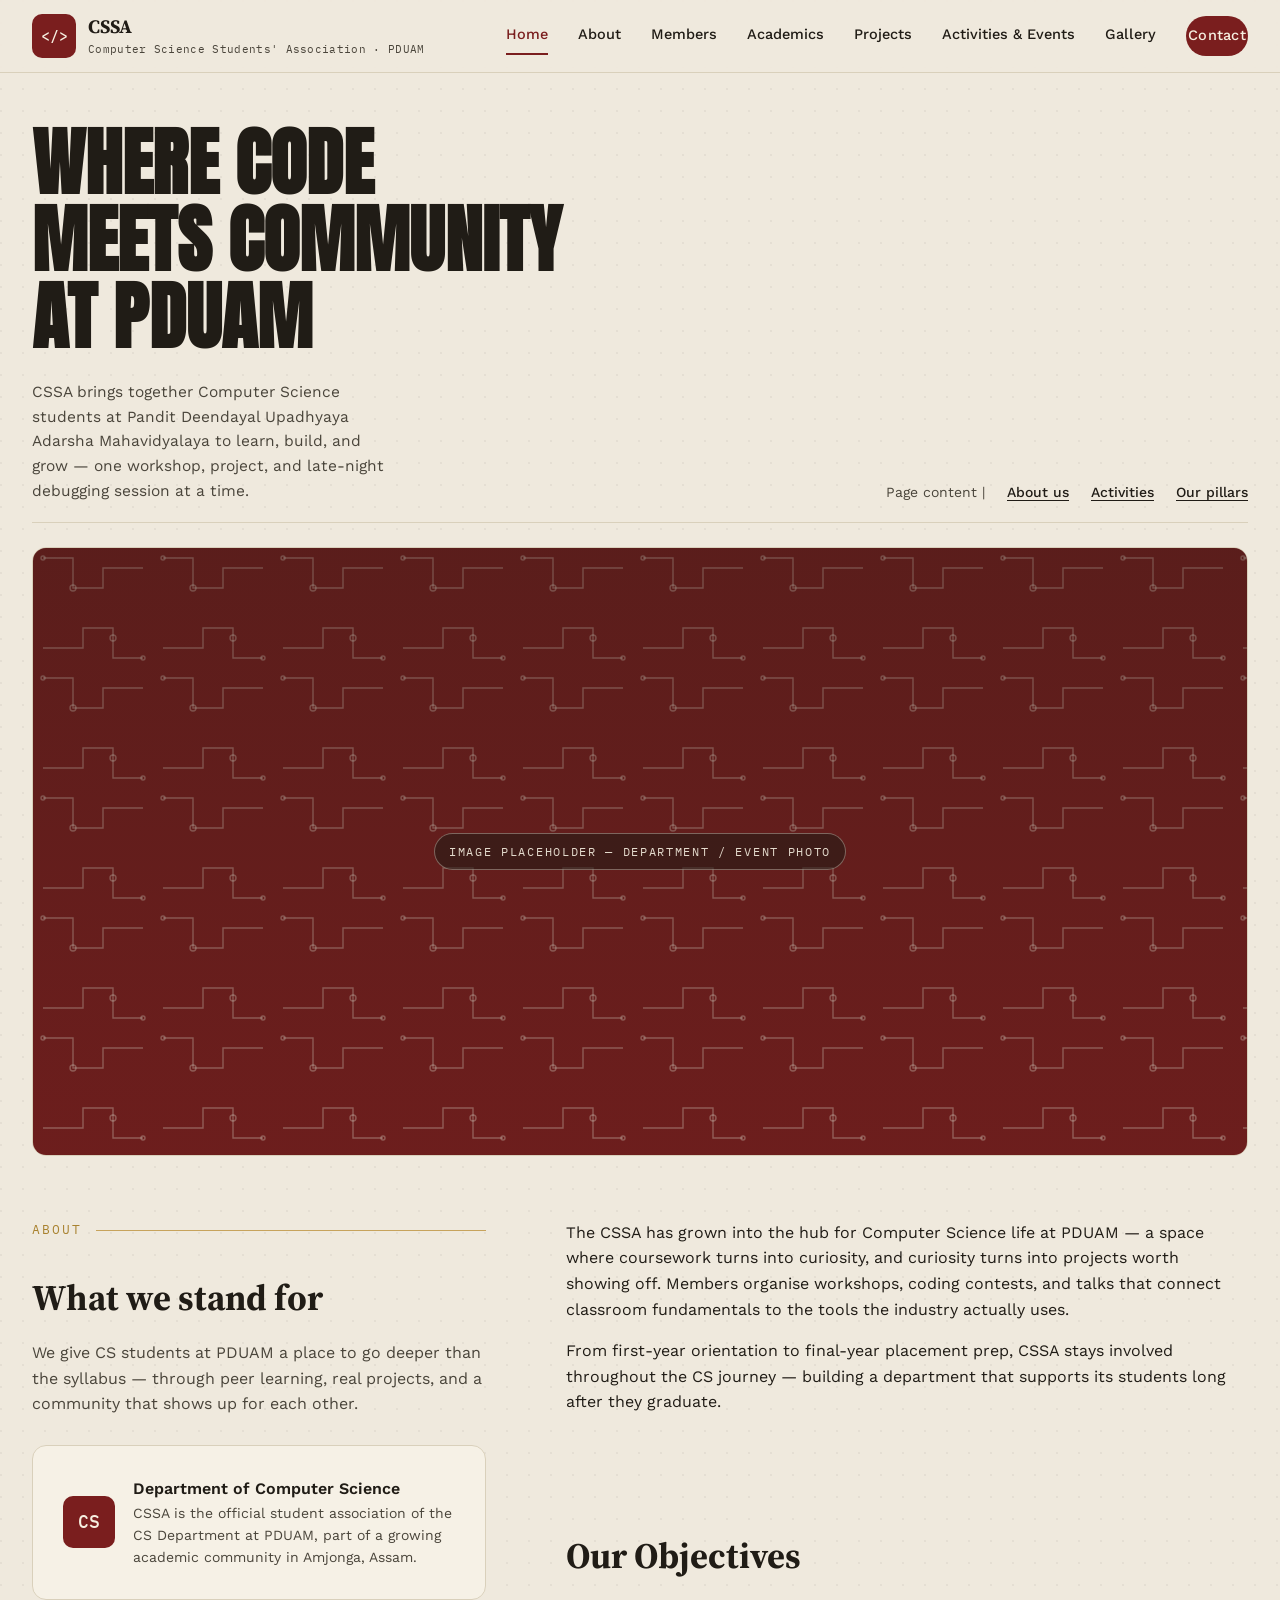
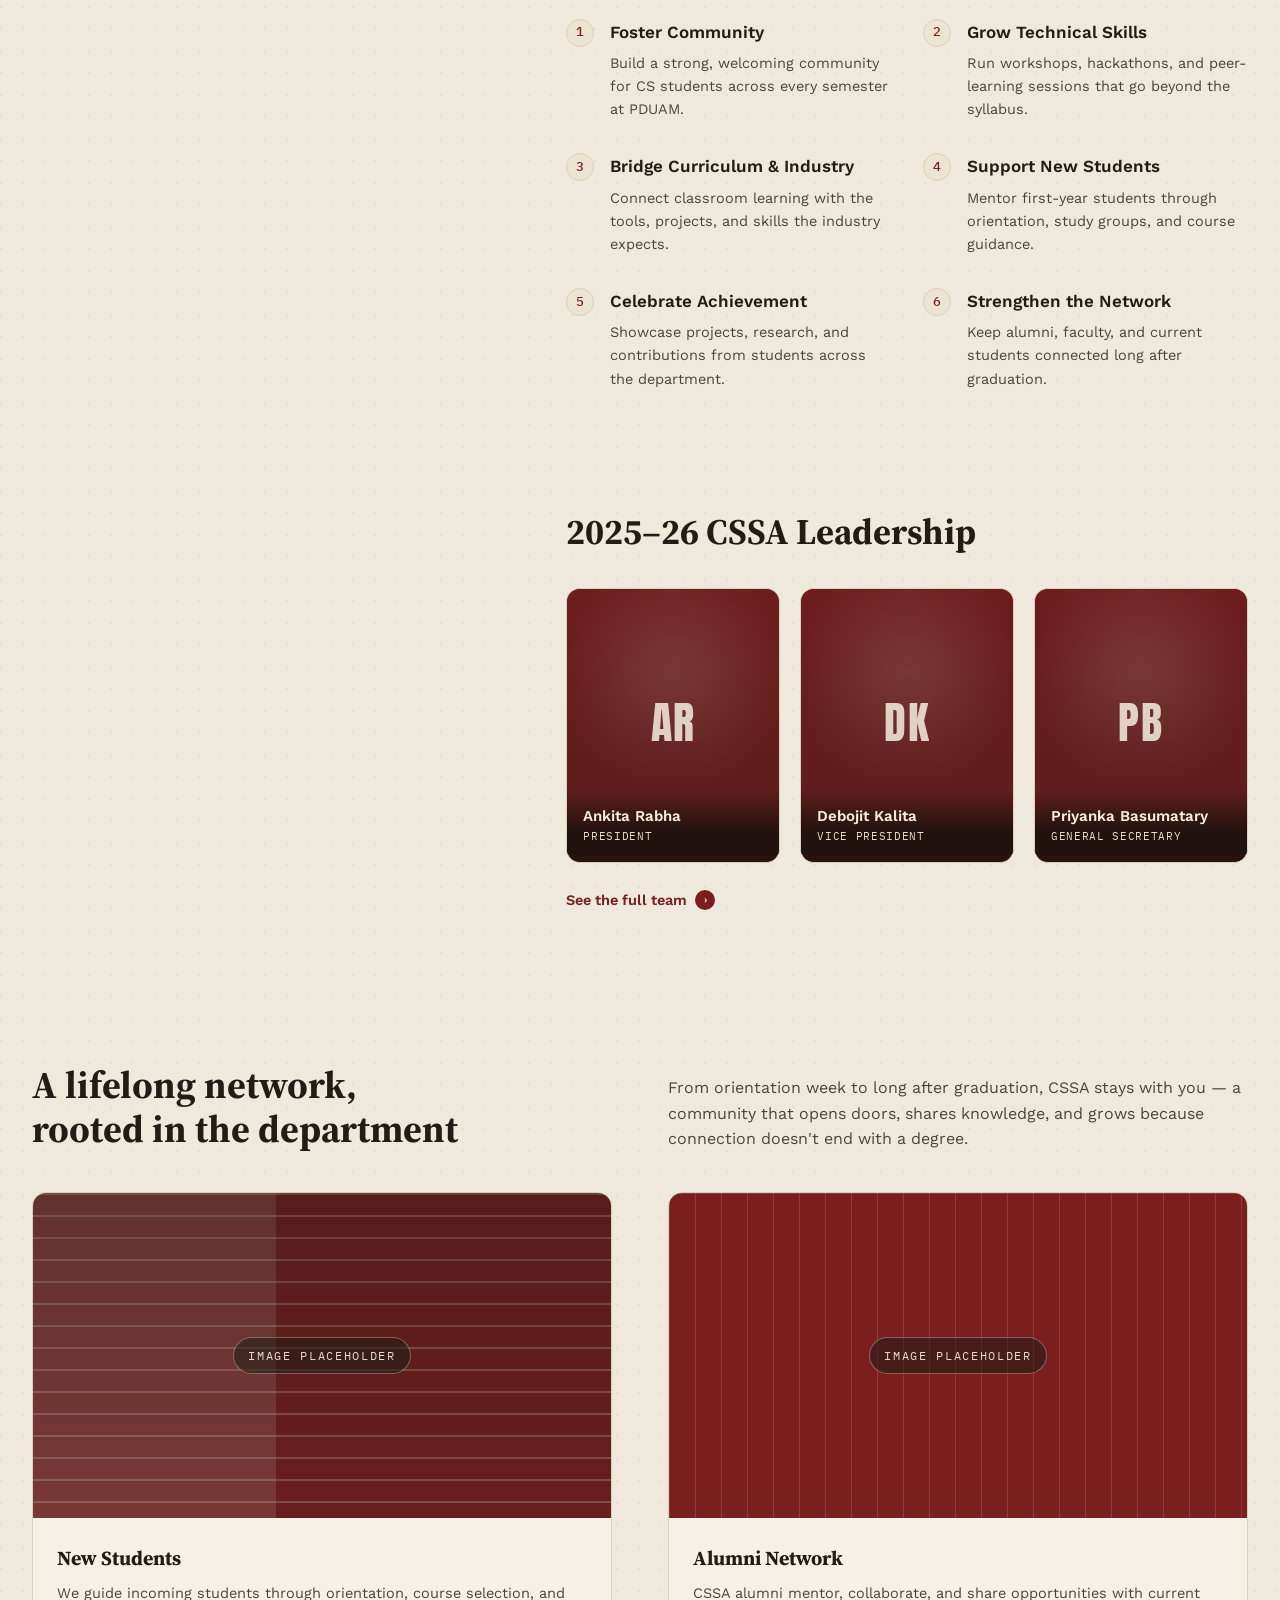
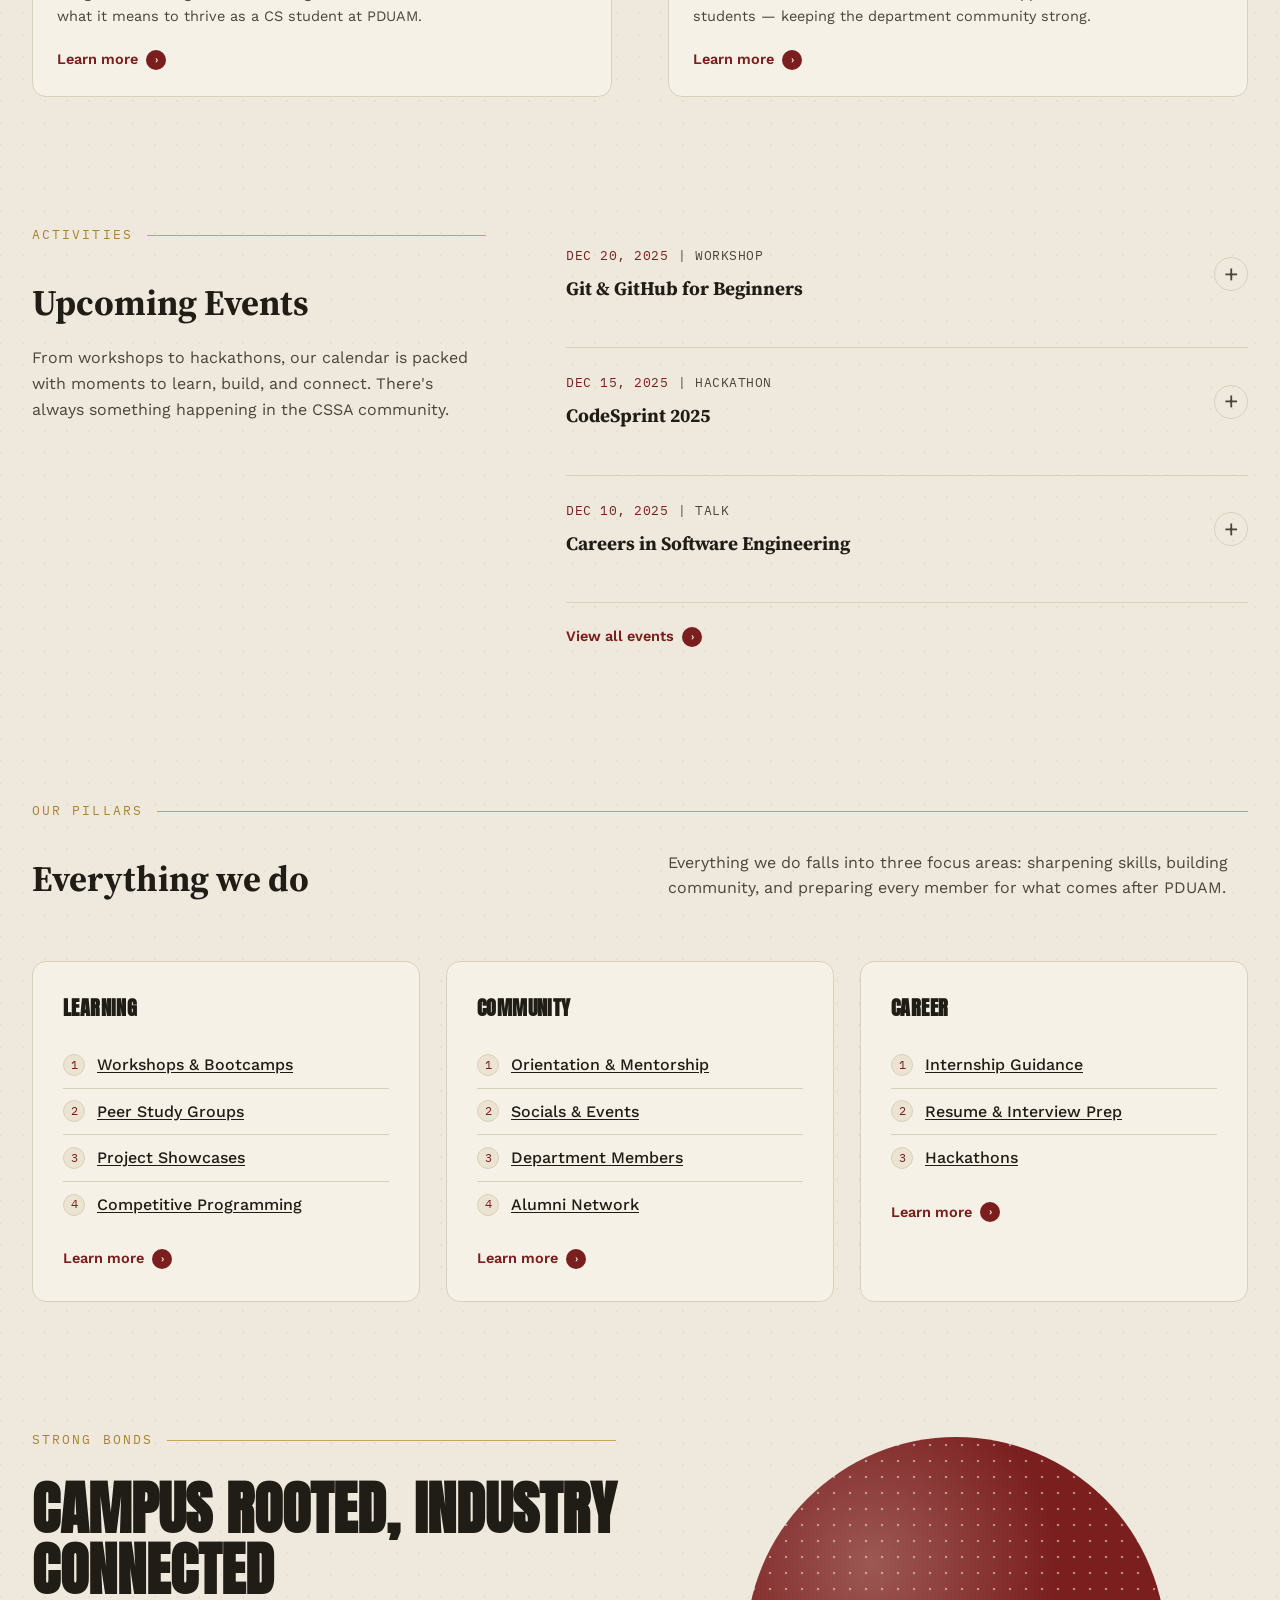
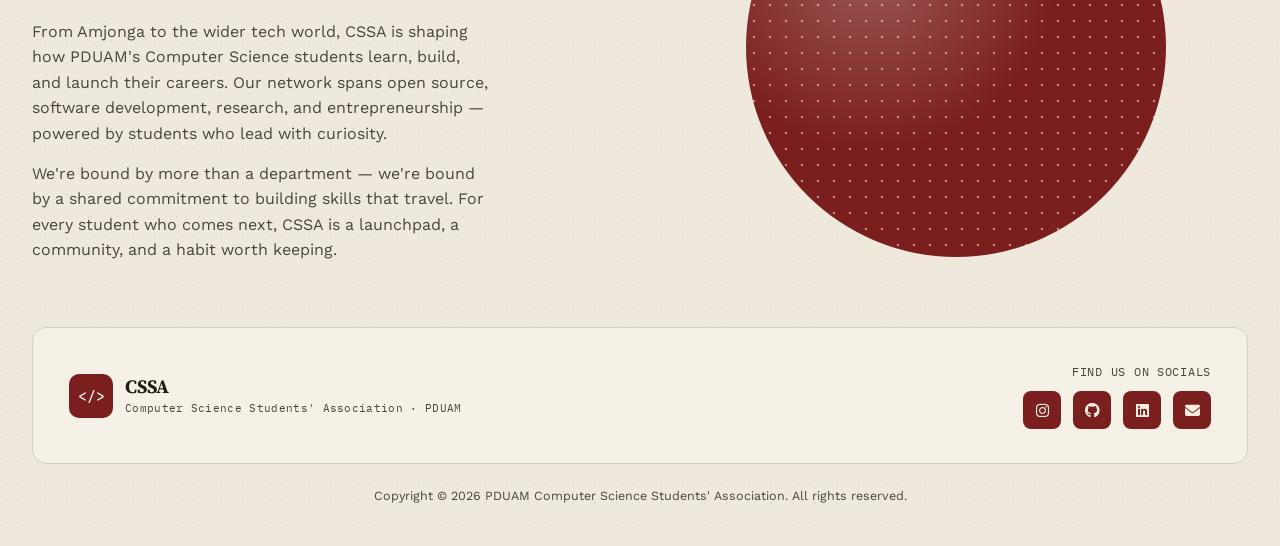
<file: index.html>
<!DOCTYPE html>
<html lang="en">
<head>
  <link rel="stylesheet" href="https://cdnjs.cloudflare.com/ajax/libs/font-awesome/6.4.0/css/all.min.css">
  <link rel="icon" type="image/jpeg" href="assets/logo/pduam-logo.jpg" />
  <link rel="canonical" href="https://csc.pduamamjonga.ac.in/cssa">
  <meta name="robots" content="index, follow">
  <meta property="og:title" content="CSSA — Computer Science Students' Association, PDUAM">
  <meta property="og:description" content="The Computer Science Students' Association at PDUAM — community, curriculum, and career for CS students in Amjonga, Assam.">
  <meta property="og:url" content="https://csc.pduamamjonga.ac.in/cssa">
  <script type="application/ld+json">
  {
  "@context": "https://schema.org",
  "@type": "EducationalOrganization",
  "name": "Computer Science Students' Association (CSSA)",
  "alternateName": "CSSA PDUAM Amjonga",
  "url": "https://csc.pduamamjonga.ac.in/cssa/",
  "parentOrganization": {
    "@type": "CollegeOrUniversity",
    "name": "Pandit Deendayal Upadhyaya Adarsha Mahavidyalaya, Amjonga",
    "url": "https://csc.pduamamjonga.ac.in/"
  },
  "description": "The Computer Science Students' Association (CSSA) at PDUAM Amjonga connects students and developers to shape software innovation.",
  "knowsAbout": [
    "Computer Science",
    "Software Development",
    "Web Engineering",
    "Algorithms",
    "Database Systems"
  ]
}
  </script>
  <script>
  if (window.location.hostname === 'cscpduama.github.io') {
    window.location.replace('https://csc.pduamamjonga.ac.in' + window.location.pathname.replace(/^\/CSSA/i, '/cssa'));
  }
  if (window.location.hostname === 'csc.pduamamjonga.in' || window.location.hostname === 'csc.pduamamjonga.ac.in' || window.location.hostname.includes('pduamamjonga') || window.location.hostname === 'cscpduama.github.io') {
    const base = document.createElement('base');
    base.href = '/cssa/';
    document.head.insertBefore(base, document.head.firstChild);
  }
</script>
<meta charset="UTF-8">
<meta name="viewport" content="width=device-width, initial-scale=1.0">
<title>CSSA | PDUAM-AMJONGA</title>
<meta name="description" content="The Computer Science Students' Association at PDUAM — community, curriculum, and career for CS students in Amjonga, Assam.">
<link rel="stylesheet" href="styles.css">
</head>
<body>

<header class="site-header">
  <div class="wrap">
    <a href="index.html" class="brand">
      <span class="brand-mark">&lt;/&gt;</span>
      <span class="brand-text">
        <span class="b1">CSSA</span><br>
        <span class="b2">Computer Science Students' Association · PDUAM</span>
      </span>
    </a>
    <nav class="nav" id="site-nav">
      <a href="index.html" aria-current="page">Home</a>
      <a href="about.html">About</a>
      <a href="members.html">Members</a>
      <a href="academics.html">Academics</a>
      <a href="projects.html">Projects</a>
      <a href="activities.html">Activities &amp; Events</a>
      <a href="gallery.html">Gallery</a>
      <a href="contact.html" class="nav-cta">Contact</a>
    </nav>
    <button class="nav-toggle" aria-label="Toggle menu" aria-expanded="false" aria-controls="site-nav">
      <span></span><span></span><span></span>
    </button>
  </div>
</header>

<main>

  <!-- HERO -->
  <section class="hero">
    <div class="wrap">
      <h1>Where code<br>meets community<br>at PDUAM</h1>
      <div class="hero-meta">
        <p class="hero-sub">CSSA brings together Computer Science students at Pandit Deendayal Upadhyaya Adarsha Mahavidyalaya to learn, build, and grow — one workshop, project, and late-night debugging session at a time.</p>
        <div class="page-links">
          <span class="label">Page content&nbsp;|</span>
          <a href="about.html">About us</a>
          <a href="activities.html">Activities</a>
          <a href="#pillars">Our pillars</a>
        </div>
      </div>
      <div class="hero-figure">
        <div class="ph ph-hero ph-circuit"><span class="ph-label">Image placeholder — department / event photo</span></div>
      </div>
    </div>
  </section>

  <!-- ABOUT -->
  <section id="about">
    <div class="wrap two-col-layout">
      <!-- Left Column (Sticky) -->
      <div class="about-left-sticky">
        <div class="eyebrow">About</div>
        <h3 class="section-title" style="margin-bottom:14px;">What we stand for</h3>
        <p style="color:var(--ink-soft); margin-bottom:28px;">We give CS students at PDUAM a place to go deeper than the syllabus — through peer learning, real projects, and a community that shows up for each other.</p>
        <div class="card" style="display:flex; gap:18px; align-items:center;">
          <div class="brand-mark" style="width:52px;height:52px;font-size:18px;">CS</div>
          <div>
            <div style="font-weight:600;">Department of Computer Science</div>
            <div style="font-size:14px;color:var(--ink-soft);">CSSA is the official student association of the CS Department at PDUAM, part of a growing academic community in Amjonga, Assam.</div>
          </div>
        </div>
      </div>
      
      <!-- Right Column (Scrolling) -->
      <div class="about-right-scroll">
        <!-- Main Description -->
        <div class="scroll-content-block">
          <p>The CSSA has grown into the hub for Computer Science life at PDUAM — a space where coursework turns into curiosity, and curiosity turns into projects worth showing off. Members organise workshops, coding contests, and talks that connect classroom fundamentals to the tools the industry actually uses.</p>
          <p style="margin-top:16px;">From first-year orientation to final-year placement prep, CSSA stays involved throughout the CS journey — building a department that supports its students long after they graduate.</p>
        </div>
        
        <!-- Objectives -->
        <div class="scroll-content-block">
          <h3 class="section-title" style="margin-bottom:34px;">Our Objectives</h3>
          <div class="obj-grid">
            <div class="obj"><span class="obj-num">1</span><div><h4>Foster Community</h4><p>Build a strong, welcoming community for CS students across every semester at PDUAM.</p></div></div>
            <div class="obj"><span class="obj-num">2</span><div><h4>Grow Technical Skills</h4><p>Run workshops, hackathons, and peer-learning sessions that go beyond the syllabus.</p></div></div>
            <div class="obj"><span class="obj-num">3</span><div><h4>Bridge Curriculum &amp; Industry</h4><p>Connect classroom learning with the tools, projects, and skills the industry expects.</p></div></div>
            <div class="obj"><span class="obj-num">4</span><div><h4>Support New Students</h4><p>Mentor first-year students through orientation, study groups, and course guidance.</p></div></div>
            <div class="obj"><span class="obj-num">5</span><div><h4>Celebrate Achievement</h4><p>Showcase projects, research, and contributions from students across the department.</p></div></div>
            <div class="obj"><span class="obj-num">6</span><div><h4>Strengthen the Network</h4><p>Keep alumni, faculty, and current students connected long after graduation.</p></div></div>
          </div>
        </div>
        
        <!-- Leadership -->
        <div class="scroll-content-block">
          <h3 class="section-title" style="margin-bottom:28px;">2025–26 CSSA Leadership</h3>
          <div class="team-grid">
            <div class="member">
              <div class="avatar-ph"><span class="mono">AR</span></div>
              <div class="member-info"><div class="name">Ankita Rabha</div><div class="role">President</div></div>
            </div>
            <div class="member">
              <div class="avatar-ph"><span class="mono">DK</span></div>
              <div class="member-info"><div class="name">Debojit Kalita</div><div class="role">Vice President</div></div>
            </div>
            <div class="member">
              <div class="avatar-ph"><span class="mono">PB</span></div>
              <div class="member-info"><div class="name">Priyanka Basumatary</div><div class="role">General Secretary</div></div>
            </div>
          </div>
          <a href="members.html" class="card-link" style="margin-top:26px;">See the full team <span class="dot">›</span></a>
        </div>
      </div>
    </div>
  </section>

  <!-- STATEMENT / FEATURE CARDS -->
  <section>
    <div class="wrap">
      <div class="two-col" style="align-items:flex-end; margin-bottom:40px;">
        <h2 style="font-family:var(--f-serif); font-weight:700; font-size:clamp(26px,3.4vw,38px); line-height:1.15;">A lifelong network,<br>rooted in the department</h2>
        <p style="color:var(--ink-soft);">From orientation week to long after graduation, CSSA stays with you — a community that opens doors, shares knowledge, and grows because connection doesn't end with a degree.</p>
      </div>
      <div class="two-col">
        <div class="card" style="padding:0; overflow:hidden;">
          <div class="ph ph-wide ph-code"><span class="ph-label">Image placeholder</span></div>
          <div style="padding:24px;">
            <h4 style="font-family:var(--f-serif); font-size:20px; font-weight:700;">New Students</h4>
            <p style="color:var(--ink-soft); margin-top:8px; font-size:14.5px;">We guide incoming students through orientation, course selection, and what it means to thrive as a CS student at PDUAM.</p>
            <a href="about.html#new-students" class="card-link">Learn more <span class="dot">›</span></a>
          </div>
        </div>
        <div class="card" style="padding:0; overflow:hidden;">
          <div class="ph ph-wide ph-grid"><span class="ph-label">Image placeholder</span></div>
          <div style="padding:24px;">
            <h4 style="font-family:var(--f-serif); font-size:20px; font-weight:700;">Alumni Network</h4>
            <p style="color:var(--ink-soft); margin-top:8px; font-size:14.5px;">CSSA alumni mentor, collaborate, and share opportunities with current students — keeping the department community strong.</p>
            <a href="alumni.html" class="card-link">Learn more <span class="dot">›</span></a>
          </div>
        </div>
      </div>
    </div>
  </section>

  <!-- ACTIVITIES PREVIEW -->
  <section id="activities">
    <div class="wrap two-col-layout">
      <!-- Left Column (Sticky) -->
      <div class="about-left-sticky">
        <div class="eyebrow">Activities</div>
        <h3 class="section-title" style="margin-bottom:14px;">Upcoming Events</h3>
        <p style="color:var(--ink-soft);">From workshops to hackathons, our calendar is packed with moments to learn, build, and connect. There's always something happening in the CSSA community.</p>
      </div>
      
      <!-- Right Column (Scrolling) -->
      <div class="about-right-scroll">
        <div class="scroll-content-block">
          <div class="event-row" style="border-top:none; padding-top:0;">
            <div class="event-header-row">
              <div>
                <div class="event-meta"><span>DEC 20, 2025</span><span class="tag">| Workshop</span></div>
                <div class="event-title" style="font-size:19px;">Git &amp; GitHub for Beginners</div>
              </div>
              <div class="event-plus">+</div>
            </div>
            <div class="event-accordion-body">
              <p>A hands-on coding workshop helping students master version control concepts, branching workflows, pull requests, and collaborative repository management on GitHub.</p>
            </div>
          </div>
          <div class="event-row">
            <div class="event-header-row">
              <div>
                <div class="event-meta"><span>DEC 15, 2025</span><span class="tag">| Hackathon</span></div>
                <div class="event-title" style="font-size:19px;">CodeSprint 2025</div>
              </div>
              <div class="event-plus">+</div>
            </div>
            <div class="event-accordion-body">
              <p>Our premier programming tournament testing data structures, search algorithms, and logical coding speed across multiple difficulty tiers. Winners will be awarded department certificates.</p>
            </div>
          </div>
          <div class="event-row">
            <div class="event-header-row">
              <div>
                <div class="event-meta"><span>DEC 10, 2025</span><span class="tag">| Talk</span></div>
                <div class="event-title" style="font-size:19px;">Careers in Software Engineering</div>
              </div>
              <div class="event-plus">+</div>
            </div>
            <div class="event-accordion-body">
              <p>An interactive panel inviting system developers and tech alumni to discuss career preparation, interview patterns, and fields like database administration, network engineering, and frontend design.</p>
            </div>
          </div>
          <a href="activities.html" class="card-link" style="margin-top:22px;">View all events <span class="dot">›</span></a>
        </div>
      </div>
    </div>
  </section>

  <!-- PILLARS -->
  <section id="pillars">
    <div class="wrap">
      <div class="eyebrow">Our Pillars</div>
      <div class="two-col" style="margin-bottom:40px;">
        <div>
          <h3 class="section-title" style="margin-bottom:14px;">Everything we do</h3>
        </div>
        <p style="color:var(--ink-soft);">Everything we do falls into three focus areas: sharpening skills, building community, and preparing every member for what comes after PDUAM.</p>
      </div>
      <div class="three-col">
        <div class="card pillar-card">
          <h3>LEARNING</h3>
          <ul class="pillar-list">
            <li><span class="pillar-num">1</span><a href="academics.html#workshops">Workshops &amp; Bootcamps</a></li>
            <li><span class="pillar-num">2</span><a href="academics.html#study-groups">Peer Study Groups</a></li>
            <li><span class="pillar-num">3</span><a href="projects.html">Project Showcases</a></li>
            <li><span class="pillar-num">4</span><a href="activities.html">Competitive Programming</a></li>
          </ul>
          <a href="academics.html" class="card-link">Learn more <span class="dot">›</span></a>
        </div>
        <div class="card pillar-card">
          <h3>COMMUNITY</h3>
          <ul class="pillar-list">
            <li><span class="pillar-num">1</span><a href="about.html#new-students">Orientation &amp; Mentorship</a></li>
            <li><span class="pillar-num">2</span><a href="activities.html">Socials &amp; Events</a></li>
            <li><span class="pillar-num">3</span><a href="members.html">Department Members</a></li>
            <li><span class="pillar-num">4</span><a href="alumni.html">Alumni Network</a></li>
          </ul>
          <a href="members.html" class="card-link">Learn more <span class="dot">›</span></a>
        </div>
        <div class="card pillar-card">
          <h3>CAREER</h3>
          <ul class="pillar-list">
            <li><span class="pillar-num">1</span><a href="academics.html#internships">Internship Guidance</a></li>
            <li><span class="pillar-num">2</span><a href="academics.html#interview-prep">Resume &amp; Interview Prep</a></li>
            <li><span class="pillar-num">3</span><a href="activities.html">Hackathons</a></li>
          </ul>
          <a href="academics.html" class="card-link">Learn more <span class="dot">›</span></a>
        </div>
      </div>
    </div>
  </section>

  <!-- STATEMENT / DUOTONE -->
  <section>
    <div class="wrap statement">
      <div>
        <div class="eyebrow">Strong Bonds</div>
        <h2>Campus rooted, industry connected</h2>
        <p>From Amjonga to the wider tech world, CSSA is shaping how PDUAM's Computer Science students learn, build, and launch their careers. Our network spans open source, software development, research, and entrepreneurship — powered by students who lead with curiosity.</p>
        <p>We're bound by more than a department — we're bound by a shared commitment to building skills that travel. For every student who comes next, CSSA is a launchpad, a community, and a habit worth keeping.</p>
      </div>
      <div class="globe-wrap">
        <div class="globe ph ph-dotmap"></div>
      </div>
    </div>
  </section>

</main>

<footer class="site-footer">
  <div class="wrap">
    <div class="footer-card">
      <div class="brand">
        <span class="brand-mark">&lt;/&gt;</span>
        <span class="brand-text">
          <span class="b1">CSSA</span><br>
          <span class="b2">Computer Science Students' Association · PDUAM</span>
        </span>
      </div>
      <div>
        <div style="font-family:var(--f-mono);font-size:12px;letter-spacing:.06em;text-transform:uppercase;color:var(--ink-soft);margin-bottom:10px;text-align:right;">Find us on socials</div>
        <div class="social">
          <a href="https://instagram.com" target="_blank" aria-label="Instagram"><i class="fa-brands fa-instagram"></i></a>
          <a href="https://github.com" target="_blank" aria-label="GitHub"><i class="fa-brands fa-github"></i></a>
          <a href="https://linkedin.com" target="_blank" aria-label="LinkedIn"><i class="fa-brands fa-linkedin"></i></a>
          <a href="mailto:cssa.pduama@gmail.com" aria-label="Email"><i class="fa-solid fa-envelope"></i></a>
        </div>
      </div>
    </div>
    <p class="copyright">Copyright © 2026 PDUAM Computer Science Students' Association. All rights reserved.</p>
  </div>
</footer>

<script src="script.js"></script>
</body>
</html>
</file>
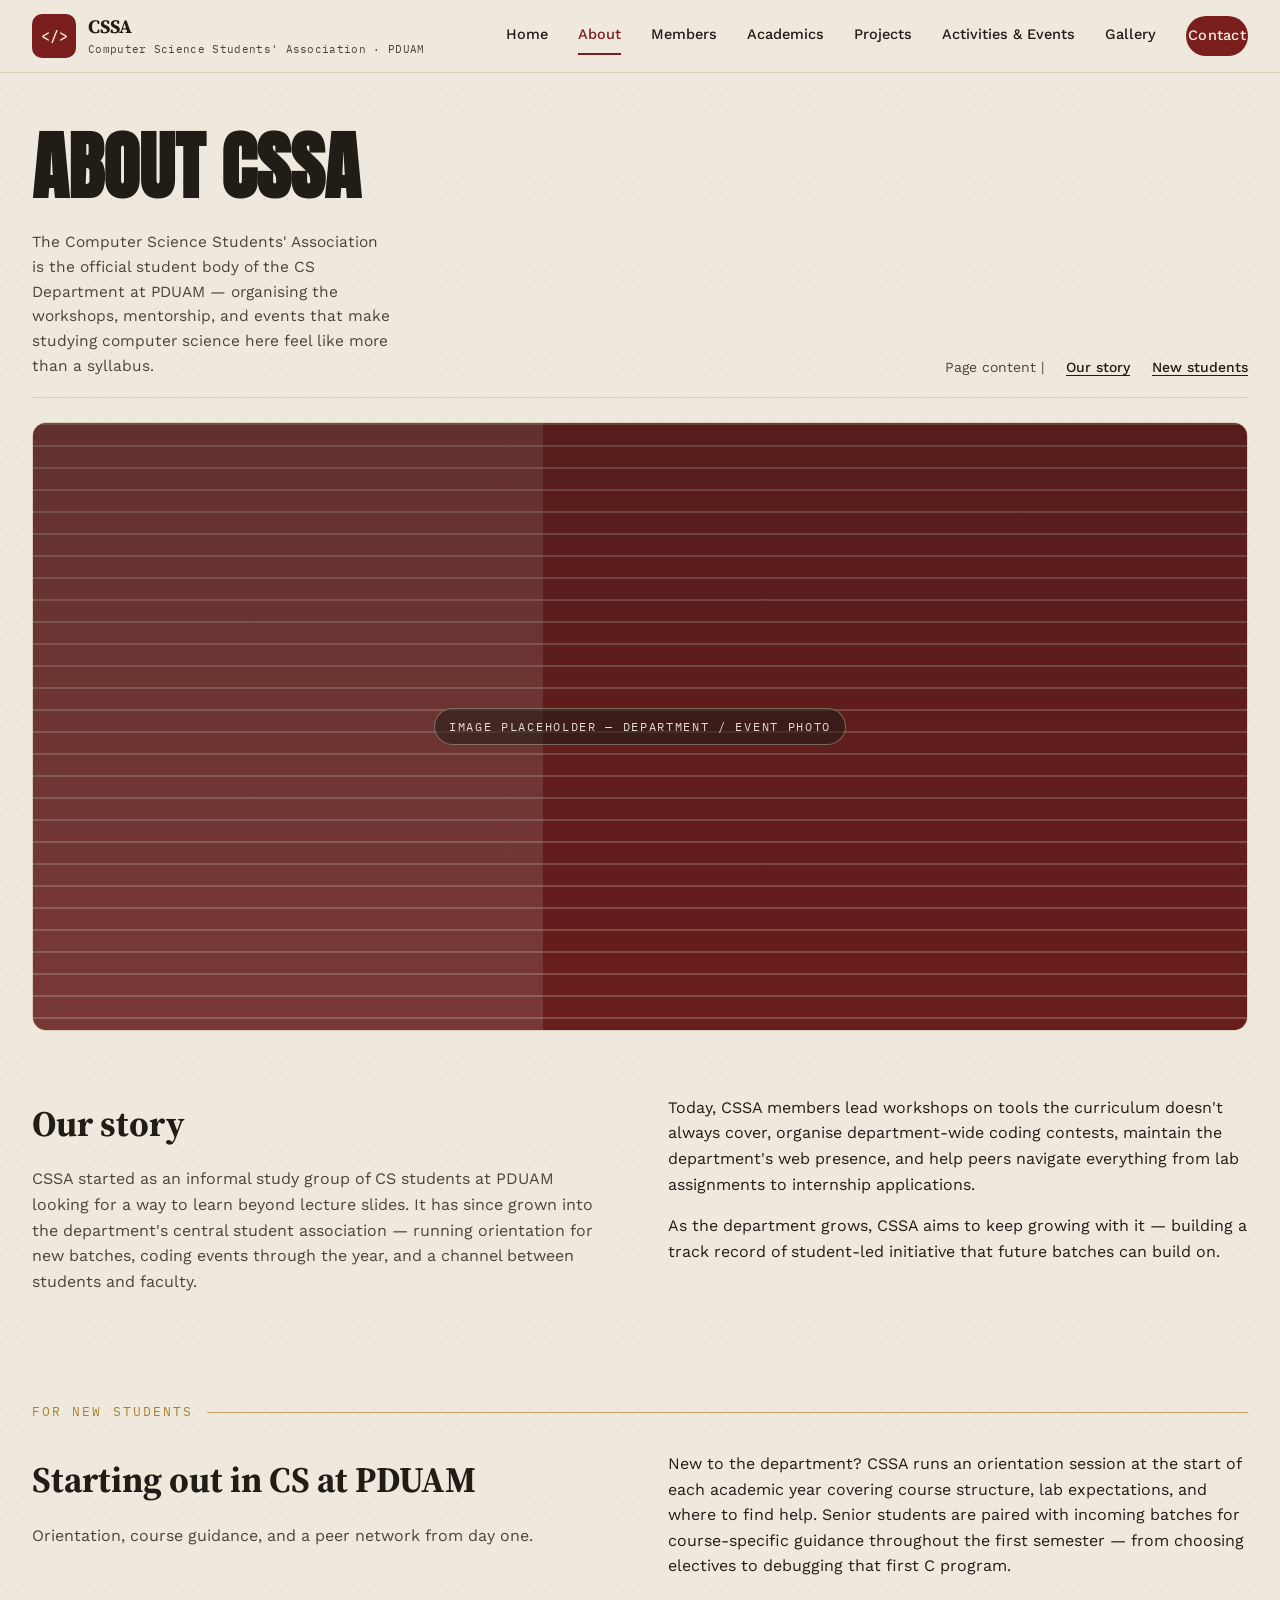
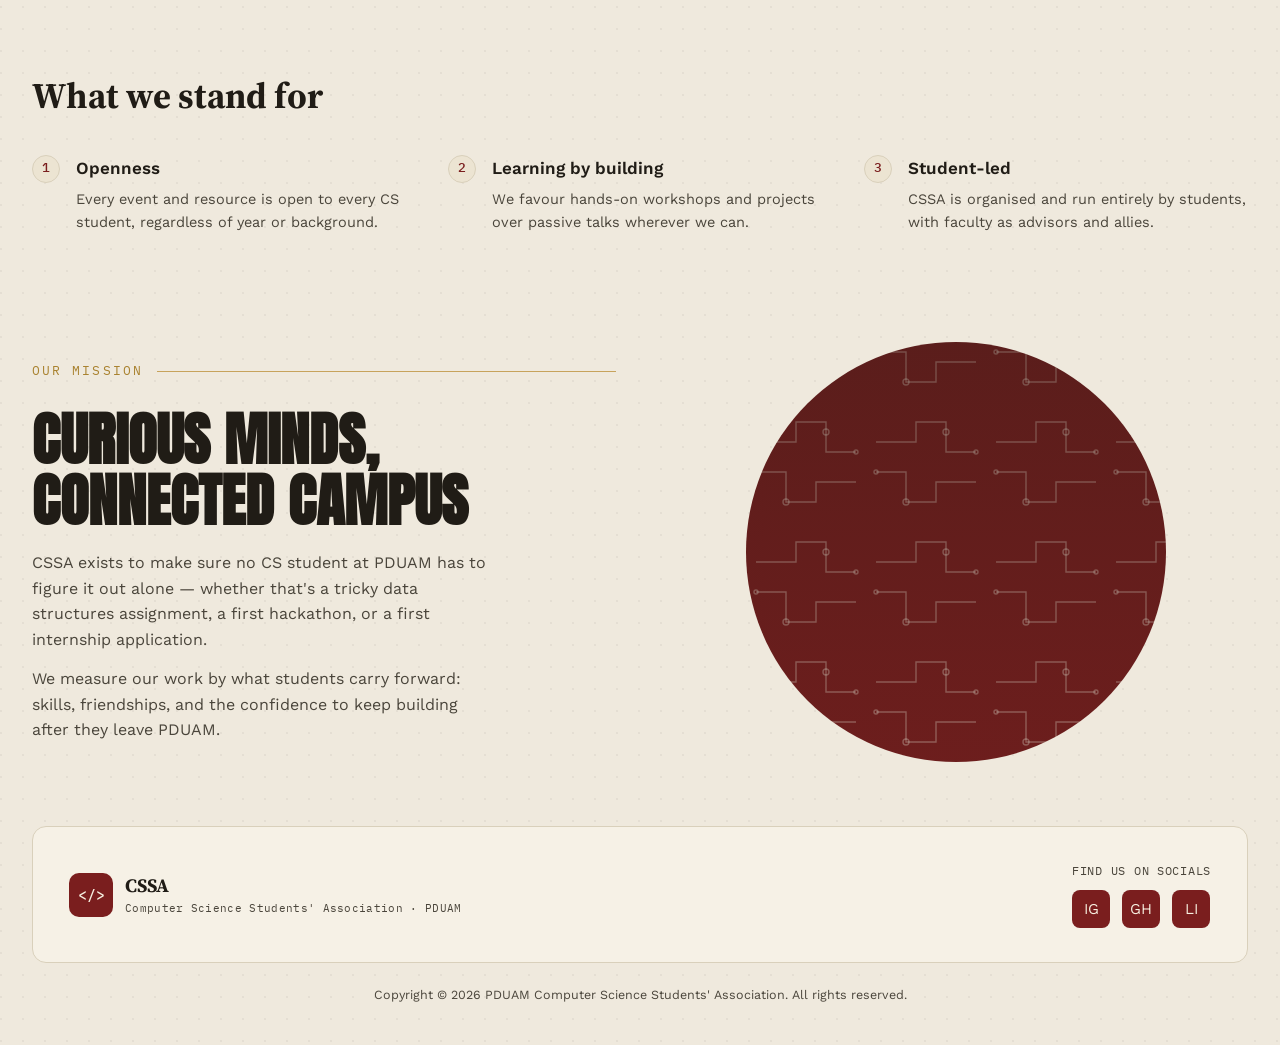
<file: about.html>
<!DOCTYPE html>
<html lang="en">
<head>
  <link rel="stylesheet" href="https://cdnjs.cloudflare.com/ajax/libs/font-awesome/6.4.0/css/all.min.css">
  <link rel="icon" type="image/jpeg" href="assets/logo/pduam-logo.jpg" />
  <link rel="canonical" href="https://csc.pduamamjonga.ac.in/cssa/about">
  <meta name="robots" content="index, follow">
  <meta property="og:title" content="CSSA — Computer Science Students' Association, PDUAM">
  <meta property="og:description" content="The Computer Science Students' Association at PDUAM — community, curriculum, and career for CS students in Amjonga, Assam.">
  <meta property="og:url" content="https://csc.pduamamjonga.ac.in/cssa/about">
  <script type="application/ld+json">
  {
  "@context": "https://schema.org",
  "@type": "EducationalOrganization",
  "name": "Computer Science Students' Association (CSSA)",
  "alternateName": "CSSA PDUAM Amjonga",
  "url": "https://csc.pduamamjonga.ac.in/cssa/",
  "parentOrganization": {
    "@type": "CollegeOrUniversity",
    "name": "Pandit Deendayal Upadhyaya Adarsha Mahavidyalaya, Amjonga",
    "url": "https://csc.pduamamjonga.ac.in/"
  },
  "description": "The Computer Science Students' Association (CSSA) at PDUAM Amjonga connects students and developers to shape software innovation.",
  "knowsAbout": [
    "Computer Science",
    "Software Development",
    "Web Engineering",
    "Algorithms",
    "Database Systems"
  ]
}
  </script>
  <script>
  if (window.location.hostname === 'cscpduama.github.io') {
    window.location.replace('https://csc.pduamamjonga.ac.in' + window.location.pathname.replace(/^\/CSSA/i, '/cssa'));
  }
  if (window.location.hostname === 'csc.pduamamjonga.in' || window.location.hostname === 'csc.pduamamjonga.ac.in' || window.location.hostname.includes('pduamamjonga') || window.location.hostname === 'cscpduama.github.io') {
    const base = document.createElement('base');
    base.href = '/cssa/';
    document.head.insertBefore(base, document.head.firstChild);
  }
</script>
<meta charset="UTF-8">
<meta name="viewport" content="width=device-width, initial-scale=1.0">
<title>About | CSSA PDUAMA</title>
<meta name="description" content="About the Computer Science Students' Association at PDUAM — our story, mission, and what we stand for.">
<link rel="stylesheet" href="styles.css">
</head>
<body>

<header class="site-header">
  <div class="wrap">
    <a href="index.html" class="brand">
      <span class="brand-mark">&lt;/&gt;</span>
      <span class="brand-text"><span class="b1">CSSA</span><br><span class="b2">Computer Science Students' Association · PDUAM</span></span>
    </a>
    <nav class="nav" id="site-nav">
      <a href="index.html">Home</a>
      <a href="about.html" aria-current="page">About</a>
      <a href="members.html">Members</a>
      <a href="academics.html">Academics</a>
      <a href="projects.html">Projects</a>
      <a href="activities.html">Activities &amp; Events</a>
      <a href="gallery.html">Gallery</a>
      <a href="contact.html" class="nav-cta">Contact</a>
    </nav>
    <button class="nav-toggle" aria-label="Toggle menu" aria-expanded="false" aria-controls="site-nav"><span></span><span></span><span></span></button>
  </div>
</header>

<main>
  <section class="hero" style="padding-top:56px;">
    <div class="wrap">
      <h1 style="font-size:clamp(38px,7vw,74px);">About CSSA</h1>
      <div class="hero-meta">
        <p class="hero-sub">The Computer Science Students' Association is the official student body of the CS Department at PDUAM — organising the workshops, mentorship, and events that make studying computer science here feel like more than a syllabus.</p>
        <div class="page-links">
          <span class="label">Page content&nbsp;|</span>
          <a href="#story">Our story</a>
          <a href="#new-students">New students</a>
        </div>
      </div>
      <div class="hero-figure">
        <div class="ph ph-hero ph-code"><span class="ph-label">Image placeholder — department / event photo</span></div>
      </div>
    </div>
  </section>

  <section id="story">
    <div class="wrap two-col">
      <div>
        <h3 class="section-title" style="margin-bottom:14px;">Our story</h3>
        <p style="color:var(--ink-soft);">CSSA started as an informal study group of CS students at PDUAM looking for a way to learn beyond lecture slides. It has since grown into the department's central student association — running orientation for new batches, coding events through the year, and a channel between students and faculty.</p>
      </div>
      <div>
        <p>Today, CSSA members lead workshops on tools the curriculum doesn't always cover, organise department-wide coding contests, maintain the department's web presence, and help peers navigate everything from lab assignments to internship applications.</p>
        <p style="margin-top:16px;">As the department grows, CSSA aims to keep growing with it — building a track record of student-led initiative that future batches can build on.</p>
      </div>
    </div>
  </section>

  <section class="tight" id="new-students">
    <div class="wrap">
      <div class="eyebrow">For New Students</div>
      <div class="two-col">
        <div>
          <h3 class="section-title" style="margin-bottom:14px;">Starting out in CS at PDUAM</h3>
          <p style="color:var(--ink-soft);">Orientation, course guidance, and a peer network from day one.</p>
        </div>
        <p>New to the department? CSSA runs an orientation session at the start of each academic year covering course structure, lab expectations, and where to find help. Senior students are paired with incoming batches for course-specific guidance throughout the first semester — from choosing electives to debugging that first C program.</p>
      </div>
    </div>
  </section>

  <section class="tight">
    <div class="wrap">
      <h3 class="section-title" style="margin-bottom:30px;">What we stand for</h3>
      <div class="obj-grid">
        <div class="obj"><span class="obj-num">1</span><div><h4>Openness</h4><p>Every event and resource is open to every CS student, regardless of year or background.</p></div></div>
        <div class="obj"><span class="obj-num">2</span><div><h4>Learning by building</h4><p>We favour hands-on workshops and projects over passive talks wherever we can.</p></div></div>
        <div class="obj"><span class="obj-num">3</span><div><h4>Student-led</h4><p>CSSA is organised and run entirely by students, with faculty as advisors and allies.</p></div></div>
      </div>
    </div>
  </section>

  <section>
    <div class="wrap statement">
      <div>
        <div class="eyebrow">Our Mission</div>
        <h2>Curious minds, connected campus</h2>
        <p>CSSA exists to make sure no CS student at PDUAM has to figure it out alone — whether that's a tricky data structures assignment, a first hackathon, or a first internship application.</p>
        <p>We measure our work by what students carry forward: skills, friendships, and the confidence to keep building after they leave PDUAM.</p>
      </div>
      <div class="globe-wrap">
        <div class="globe ph ph-circuit"></div>
      </div>
    </div>
  </section>
</main>

<footer class="site-footer">
  <div class="wrap">
    <div class="footer-card">
      <div class="brand">
        <span class="brand-mark">&lt;/&gt;</span>
        <span class="brand-text"><span class="b1">CSSA</span><br><span class="b2">Computer Science Students' Association · PDUAM</span></span>
      </div>
      <div>
        <div style="font-family:var(--f-mono);font-size:12px;letter-spacing:.06em;text-transform:uppercase;color:var(--ink-soft);margin-bottom:10px;text-align:right;">Find us on socials</div>
        <div class="social"><a href="#" aria-label="Instagram">IG</a><a href="#" aria-label="GitHub">GH</a><a href="#" aria-label="LinkedIn">LI</a></div>
      </div>
    </div>
    <p class="copyright">Copyright © 2026 PDUAM Computer Science Students' Association. All rights reserved.</p>
  </div>
</footer>
<script src="script.js"></script>
</body>
</html>
</file>
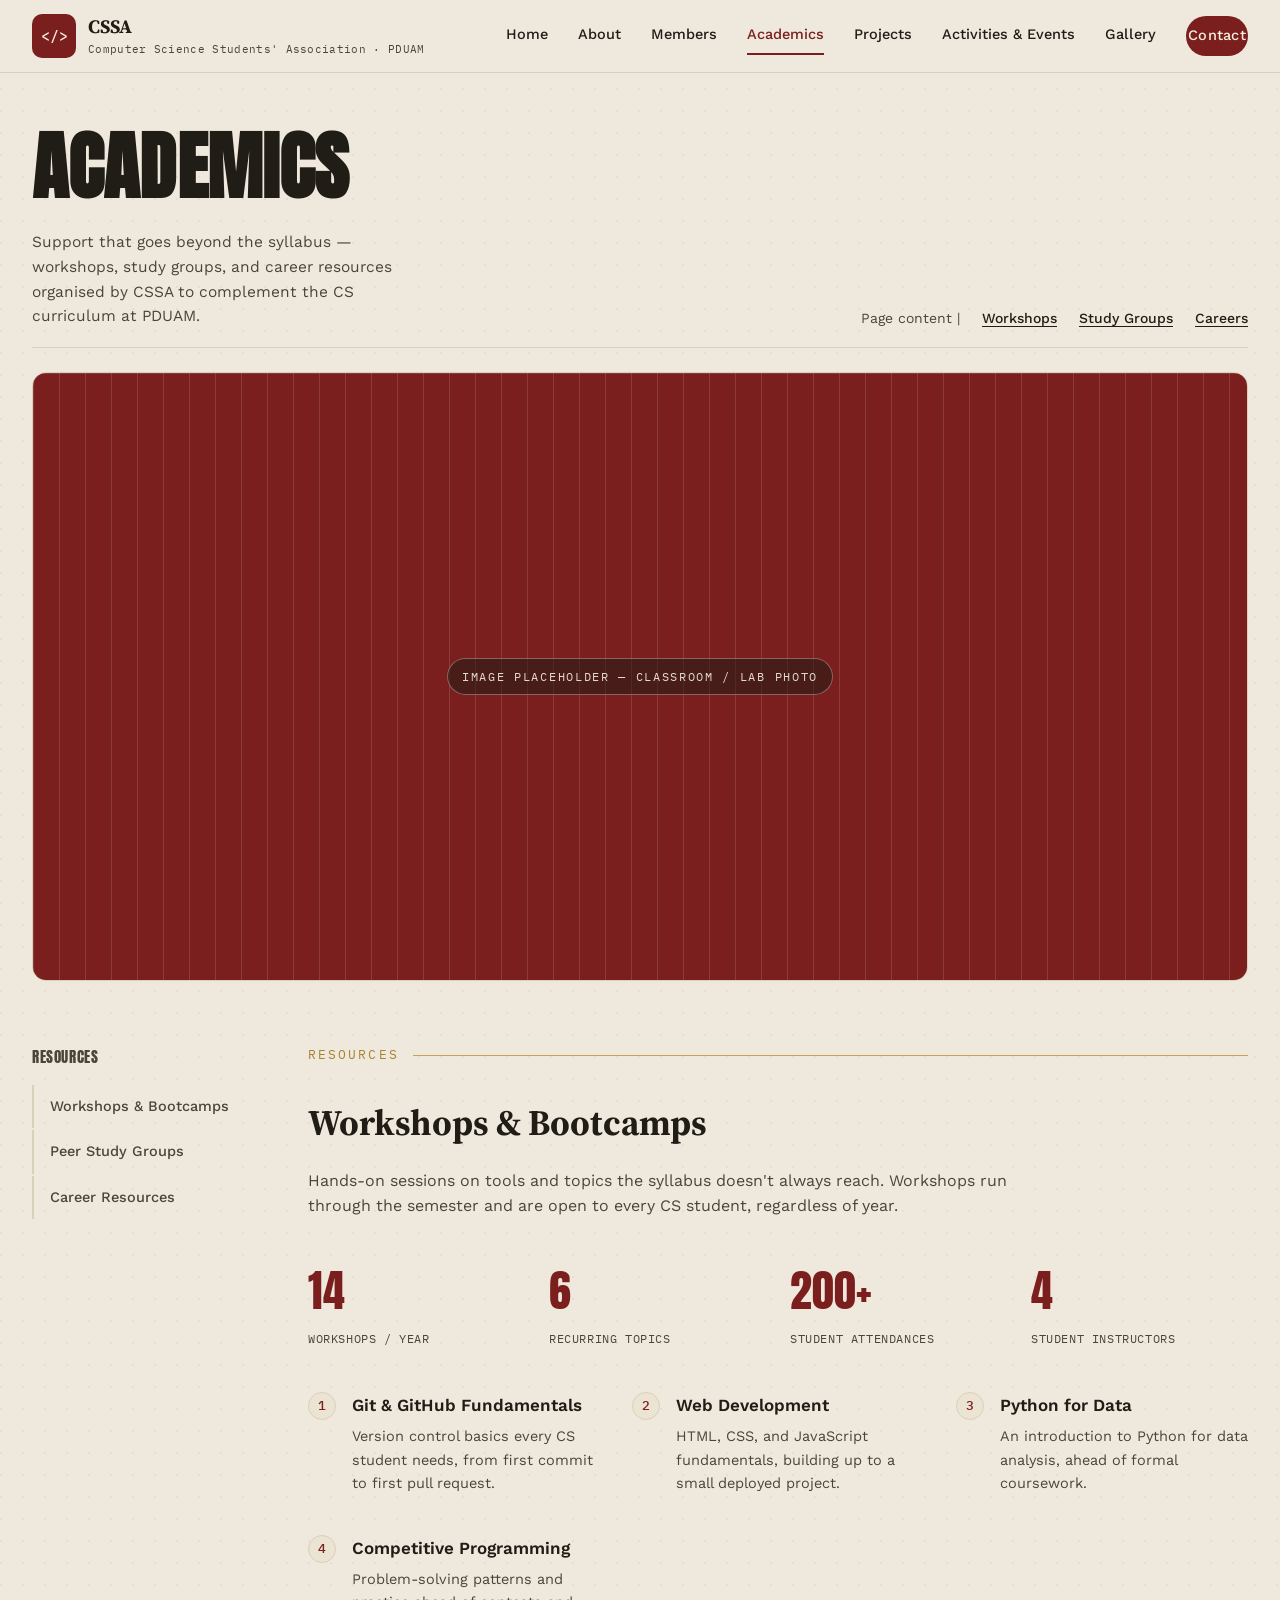
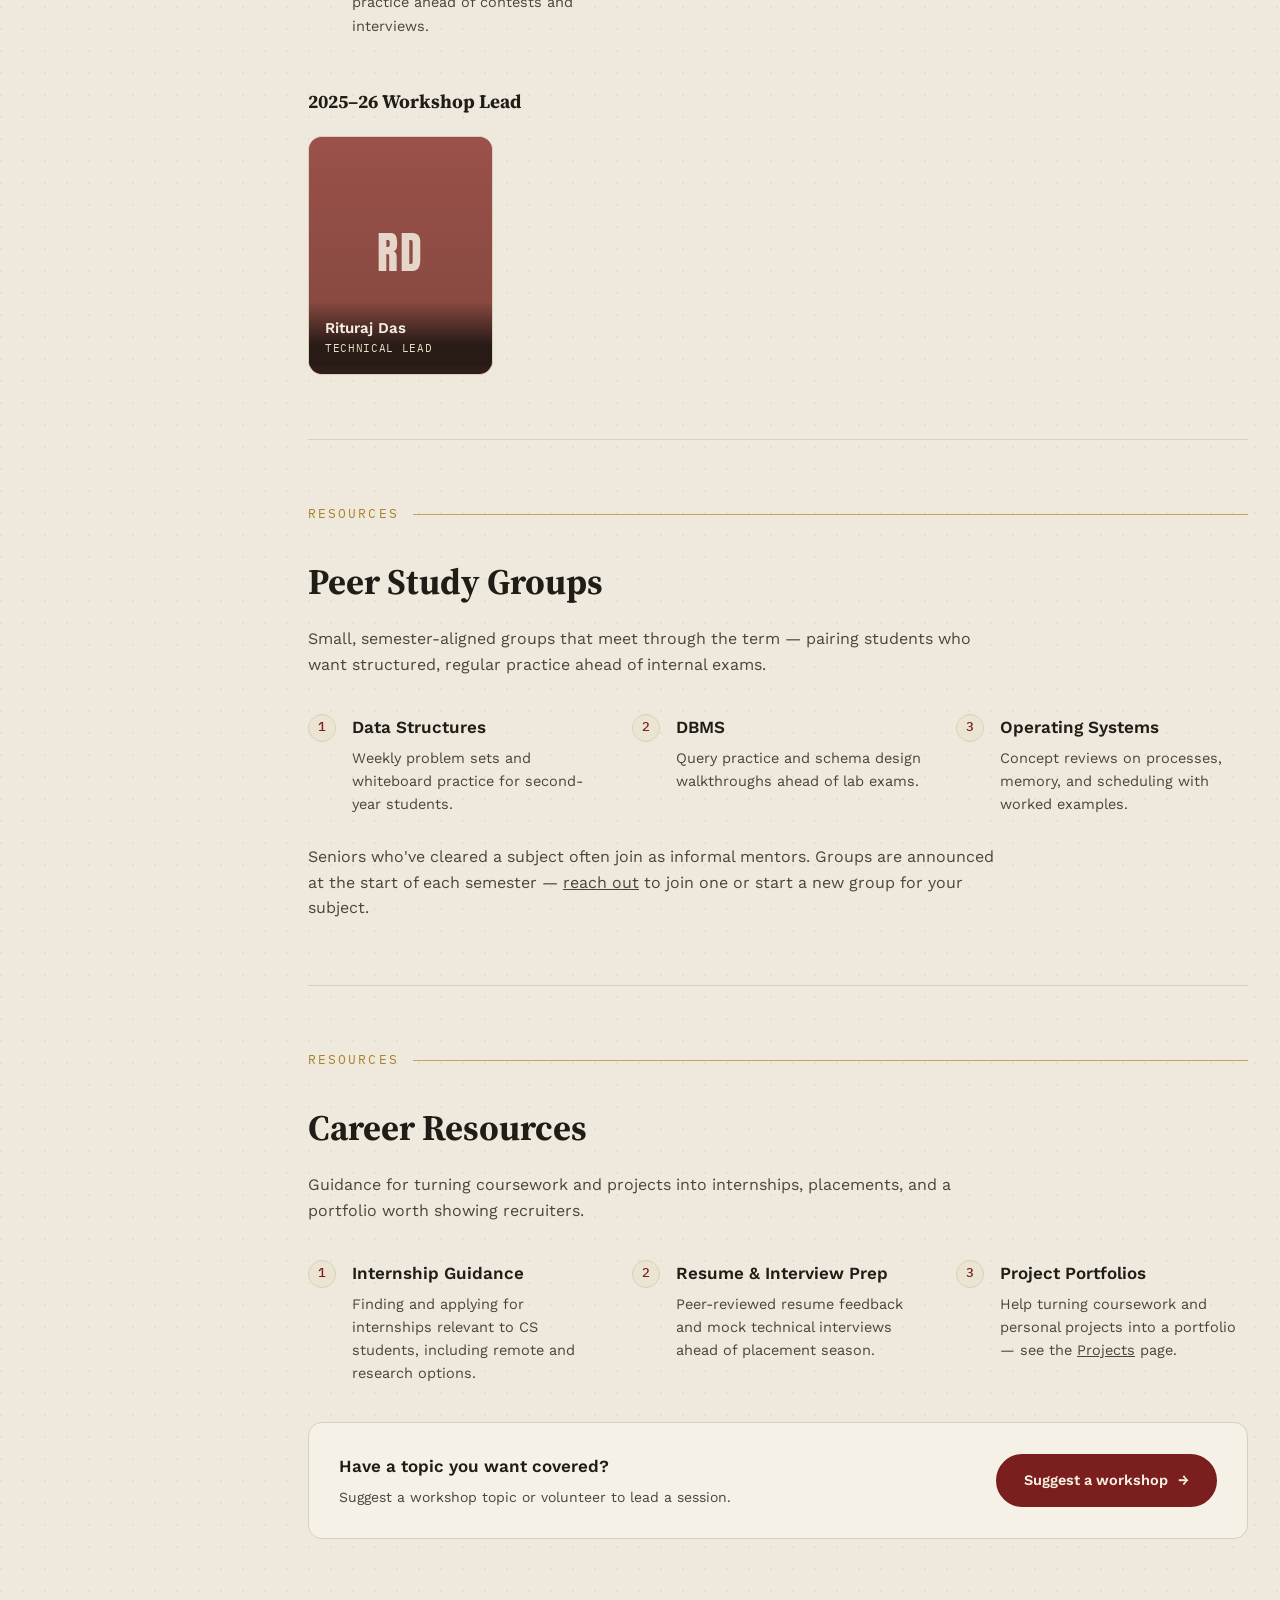
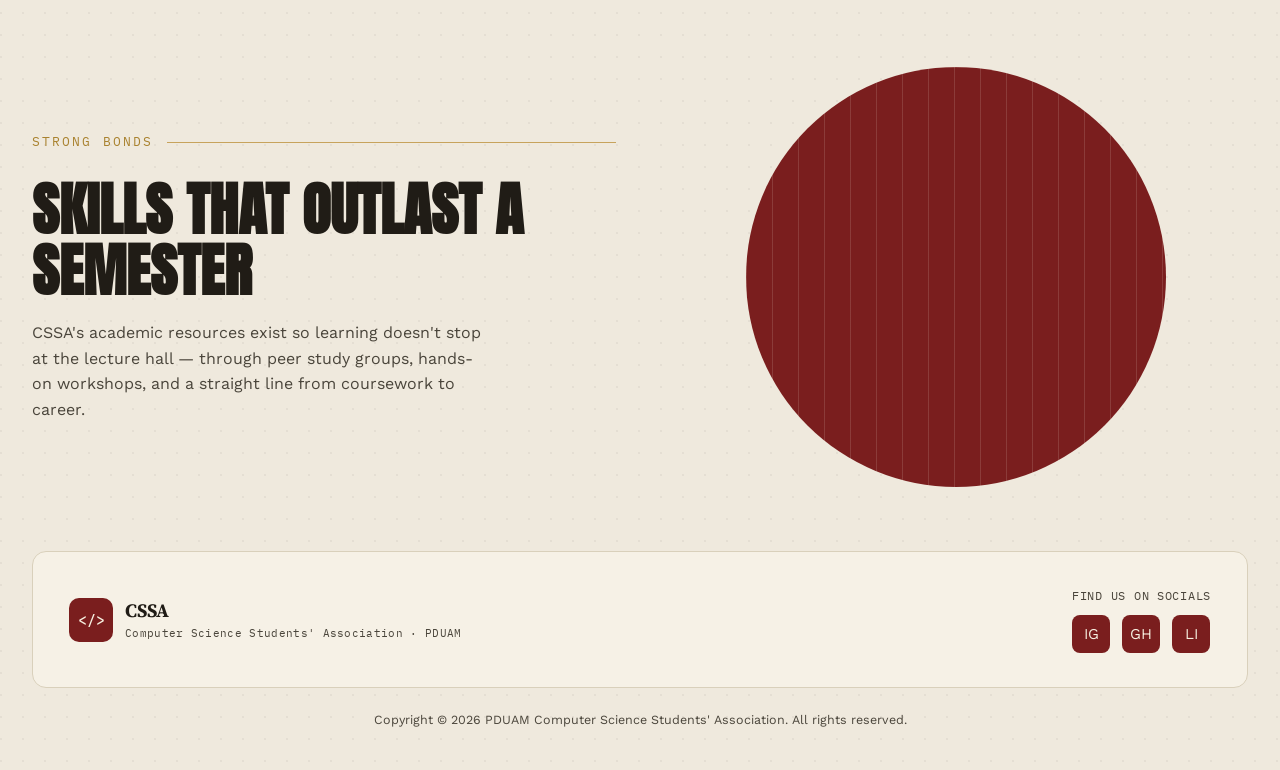
<file: academics.html>
<!DOCTYPE html>
<html lang="en">
<head>
  <link rel="stylesheet" href="https://cdnjs.cloudflare.com/ajax/libs/font-awesome/6.4.0/css/all.min.css">
  <link rel="icon" type="image/jpeg" href="assets/logo/pduam-logo.jpg" />
  <link rel="canonical" href="https://csc.pduamamjonga.ac.in/cssa/academics">
  <meta name="robots" content="index, follow">
  <meta property="og:title" content="CSSA — Computer Science Students' Association, PDUAM">
  <meta property="og:description" content="The Computer Science Students' Association at PDUAM — community, curriculum, and career for CS students in Amjonga, Assam.">
  <meta property="og:url" content="https://csc.pduamamjonga.ac.in/cssa/academics">
  <script type="application/ld+json">
  {
  "@context": "https://schema.org",
  "@type": "EducationalOrganization",
  "name": "Computer Science Students' Association (CSSA)",
  "alternateName": "CSSA PDUAM Amjonga",
  "url": "https://csc.pduamamjonga.ac.in/cssa/",
  "parentOrganization": {
    "@type": "CollegeOrUniversity",
    "name": "Pandit Deendayal Upadhyaya Adarsha Mahavidyalaya, Amjonga",
    "url": "https://csc.pduamamjonga.ac.in/"
  },
  "description": "The Computer Science Students' Association (CSSA) at PDUAM Amjonga connects students and developers to shape software innovation.",
  "knowsAbout": [
    "Computer Science",
    "Software Development",
    "Web Engineering",
    "Algorithms",
    "Database Systems"
  ]
}
  </script>
  <script>
  if (window.location.hostname === 'cscpduama.github.io') {
    window.location.replace('https://csc.pduamamjonga.ac.in' + window.location.pathname.replace(/^\/CSSA/i, '/cssa'));
  }
  if (window.location.hostname === 'csc.pduamamjonga.in' || window.location.hostname === 'csc.pduamamjonga.ac.in' || window.location.hostname.includes('pduamamjonga') || window.location.hostname === 'cscpduama.github.io') {
    const base = document.createElement('base');
    base.href = '/cssa/';
    document.head.insertBefore(base, document.head.firstChild);
  }
</script>
<meta charset="UTF-8">
<meta name="viewport" content="width=device-width, initial-scale=1.0">
<title>Academics | CSSA PDUAMA</title>
<meta name="description" content="Academic resources from CSSA — workshops, study groups, internship guidance, and interview prep.">
<link rel="stylesheet" href="styles.css">
</head>
<body>

<header class="site-header">
  <div class="wrap">
    <a href="index.html" class="brand">
      <span class="brand-mark">&lt;/&gt;</span>
      <span class="brand-text"><span class="b1">CSSA</span><br><span class="b2">Computer Science Students' Association · PDUAM</span></span>
    </a>
    <nav class="nav" id="site-nav">
      <a href="index.html">Home</a>
      <a href="about.html">About</a>
      <a href="members.html">Members</a>
      <a href="academics.html" aria-current="page">Academics</a>
      <a href="projects.html">Projects</a>
      <a href="activities.html">Activities &amp; Events</a>
      <a href="gallery.html">Gallery</a>
      <a href="contact.html" class="nav-cta">Contact</a>
    </nav>
    <button class="nav-toggle" aria-label="Toggle menu" aria-expanded="false" aria-controls="site-nav"><span></span><span></span><span></span></button>
  </div>
</header>

<main>
  <section class="hero" style="padding-top:56px;">
    <div class="wrap">
      <h1 style="font-size:clamp(38px,7vw,74px);">Academics</h1>
      <div class="hero-meta">
        <p class="hero-sub">Support that goes beyond the syllabus — workshops, study groups, and career resources organised by CSSA to complement the CS curriculum at PDUAM.</p>
        <div class="page-links">
          <span class="label">Page content&nbsp;|</span>
          <a href="#workshops">Workshops</a>
          <a href="#study-groups">Study Groups</a>
          <a href="#careers">Careers</a>
        </div>
      </div>
      <div class="hero-figure">
        <div class="ph ph-hero ph-grid"><span class="ph-label">Image placeholder — classroom / lab photo</span></div>
      </div>
    </div>
  </section>

  <section>
    <div class="wrap side-layout">

      <nav class="side-nav" aria-label="Academics sections">
        <div class="side-title">RESOURCES</div>
        <a href="#workshops">Workshops &amp; Bootcamps</a>
        <a href="#study-groups">Peer Study Groups</a>
        <a href="#careers">Career Resources</a>
      </nav>

      <div>

        <!-- WORKSHOPS -->
        <div class="side-section" id="workshops">
          <div class="eyebrow">Resources</div>
          <h3 class="section-title">Workshops &amp; Bootcamps</h3>
          <p style="color:var(--ink-soft); max-width:70ch; margin-top:12px;">Hands-on sessions on tools and topics the syllabus doesn't always reach. Workshops run through the semester and are open to every CS student, regardless of year.</p>

          <div class="stat-row" style="margin-top:36px;">
            <div><div class="stat-num">14</div><div class="stat-label">Workshops / year</div></div>
            <div><div class="stat-num">6</div><div class="stat-label">Recurring topics</div></div>
            <div><div class="stat-num">200+</div><div class="stat-label">Student attendances</div></div>
            <div><div class="stat-num">4</div><div class="stat-label">Student instructors</div></div>
          </div>

          <div class="obj-grid" style="margin-top:44px;">
            <div class="obj"><span class="obj-num">1</span><div><h4>Git &amp; GitHub Fundamentals</h4><p>Version control basics every CS student needs, from first commit to first pull request.</p></div></div>
            <div class="obj"><span class="obj-num">2</span><div><h4>Web Development</h4><p>HTML, CSS, and JavaScript fundamentals, building up to a small deployed project.</p></div></div>
            <div class="obj"><span class="obj-num">3</span><div><h4>Python for Data</h4><p>An introduction to Python for data analysis, ahead of formal coursework.</p></div></div>
            <div class="obj"><span class="obj-num">4</span><div><h4>Competitive Programming</h4><p>Problem-solving patterns and practice ahead of contests and interviews.</p></div></div>
          </div>

          <h4 style="font-family:var(--f-serif); font-weight:700; font-size:19px; margin-top:48px; margin-bottom:20px;">2025–26 Workshop Lead</h4>
          <div class="team-grid" style="grid-template-columns:repeat(3,1fr); max-width:600px;">
            <div class="member member-color color-1">
              <div class="avatar-ph"><span class="mono">RD</span></div>
              <div class="member-info"><div class="name">Rituraj Das</div><div class="role">Technical Lead</div></div>
            </div>
          </div>
        </div>

        <!-- STUDY GROUPS -->
        <div class="side-section" id="study-groups">
          <div class="eyebrow">Resources</div>
          <h3 class="section-title">Peer Study Groups</h3>
          <p style="color:var(--ink-soft); max-width:70ch; margin-top:12px;">Small, semester-aligned groups that meet through the term — pairing students who want structured, regular practice ahead of internal exams.</p>

          <div class="obj-grid" style="margin-top:36px;">
            <div class="obj"><span class="obj-num">1</span><div><h4>Data Structures</h4><p>Weekly problem sets and whiteboard practice for second-year students.</p></div></div>
            <div class="obj"><span class="obj-num">2</span><div><h4>DBMS</h4><p>Query practice and schema design walkthroughs ahead of lab exams.</p></div></div>
            <div class="obj"><span class="obj-num">3</span><div><h4>Operating Systems</h4><p>Concept reviews on processes, memory, and scheduling with worked examples.</p></div></div>
          </div>

          <p style="margin-top:28px; color:var(--ink-soft); max-width:70ch;">Seniors who've cleared a subject often join as informal mentors. Groups are announced at the start of each semester — <a href="contact.html" style="text-decoration:underline;">reach out</a> to join one or start a new group for your subject.</p>
        </div>

        <!-- CAREERS -->
        <div class="side-section" id="careers">
          <div class="eyebrow">Resources</div>
          <h3 class="section-title">Career Resources</h3>
          <p style="color:var(--ink-soft); max-width:70ch; margin-top:12px;">Guidance for turning coursework and projects into internships, placements, and a portfolio worth showing recruiters.</p>

          <div class="obj-grid" style="margin-top:36px;">
            <div class="obj"><span class="obj-num">1</span><div><h4 id="internships">Internship Guidance</h4><p>Finding and applying for internships relevant to CS students, including remote and research options.</p></div></div>
            <div class="obj"><span class="obj-num">2</span><div><h4 id="interview-prep">Resume &amp; Interview Prep</h4><p>Peer-reviewed resume feedback and mock technical interviews ahead of placement season.</p></div></div>
            <div class="obj"><span class="obj-num">3</span><div><h4>Project Portfolios</h4><p>Help turning coursework and personal projects into a portfolio — see the <a href="projects.html" style="text-decoration:underline;">Projects</a> page.</p></div></div>
          </div>

          <div class="card" style="margin-top:36px; display:flex; justify-content:space-between; align-items:center; gap:24px; flex-wrap:wrap;">
            <div>
              <h4 style="font-size:17px; margin-bottom:6px;">Have a topic you want covered?</h4>
              <p style="color:var(--ink-soft); font-size:14px;">Suggest a workshop topic or volunteer to lead a session.</p>
            </div>
            <a href="contact.html" class="btn">Suggest a workshop <span aria-hidden="true">→</span></a>
          </div>
        </div>

      </div>
    </div>
  </section>

  <section>
    <div class="wrap statement">
      <div>
        <div class="eyebrow">Strong Bonds</div>
        <h2>Skills that outlast a semester</h2>
        <p>CSSA's academic resources exist so learning doesn't stop at the lecture hall — through peer study groups, hands-on workshops, and a straight line from coursework to career.</p>
      </div>
      <div class="globe-wrap">
        <div class="globe ph ph-grid"></div>
      </div>
    </div>
  </section>
</main>

<footer class="site-footer">
  <div class="wrap">
    <div class="footer-card">
      <div class="brand">
        <span class="brand-mark">&lt;/&gt;</span>
        <span class="brand-text"><span class="b1">CSSA</span><br><span class="b2">Computer Science Students' Association · PDUAM</span></span>
      </div>
      <div>
        <div style="font-family:var(--f-mono);font-size:12px;letter-spacing:.06em;text-transform:uppercase;color:var(--ink-soft);margin-bottom:10px;text-align:right;">Find us on socials</div>
        <div class="social"><a href="#" aria-label="Instagram">IG</a><a href="#" aria-label="GitHub">GH</a><a href="#" aria-label="LinkedIn">LI</a></div>
      </div>
    </div>
    <p class="copyright">Copyright © 2026 PDUAM Computer Science Students' Association. All rights reserved.</p>
  </div>
</footer>
<script src="script.js"></script>
</body>
</html>
</file>
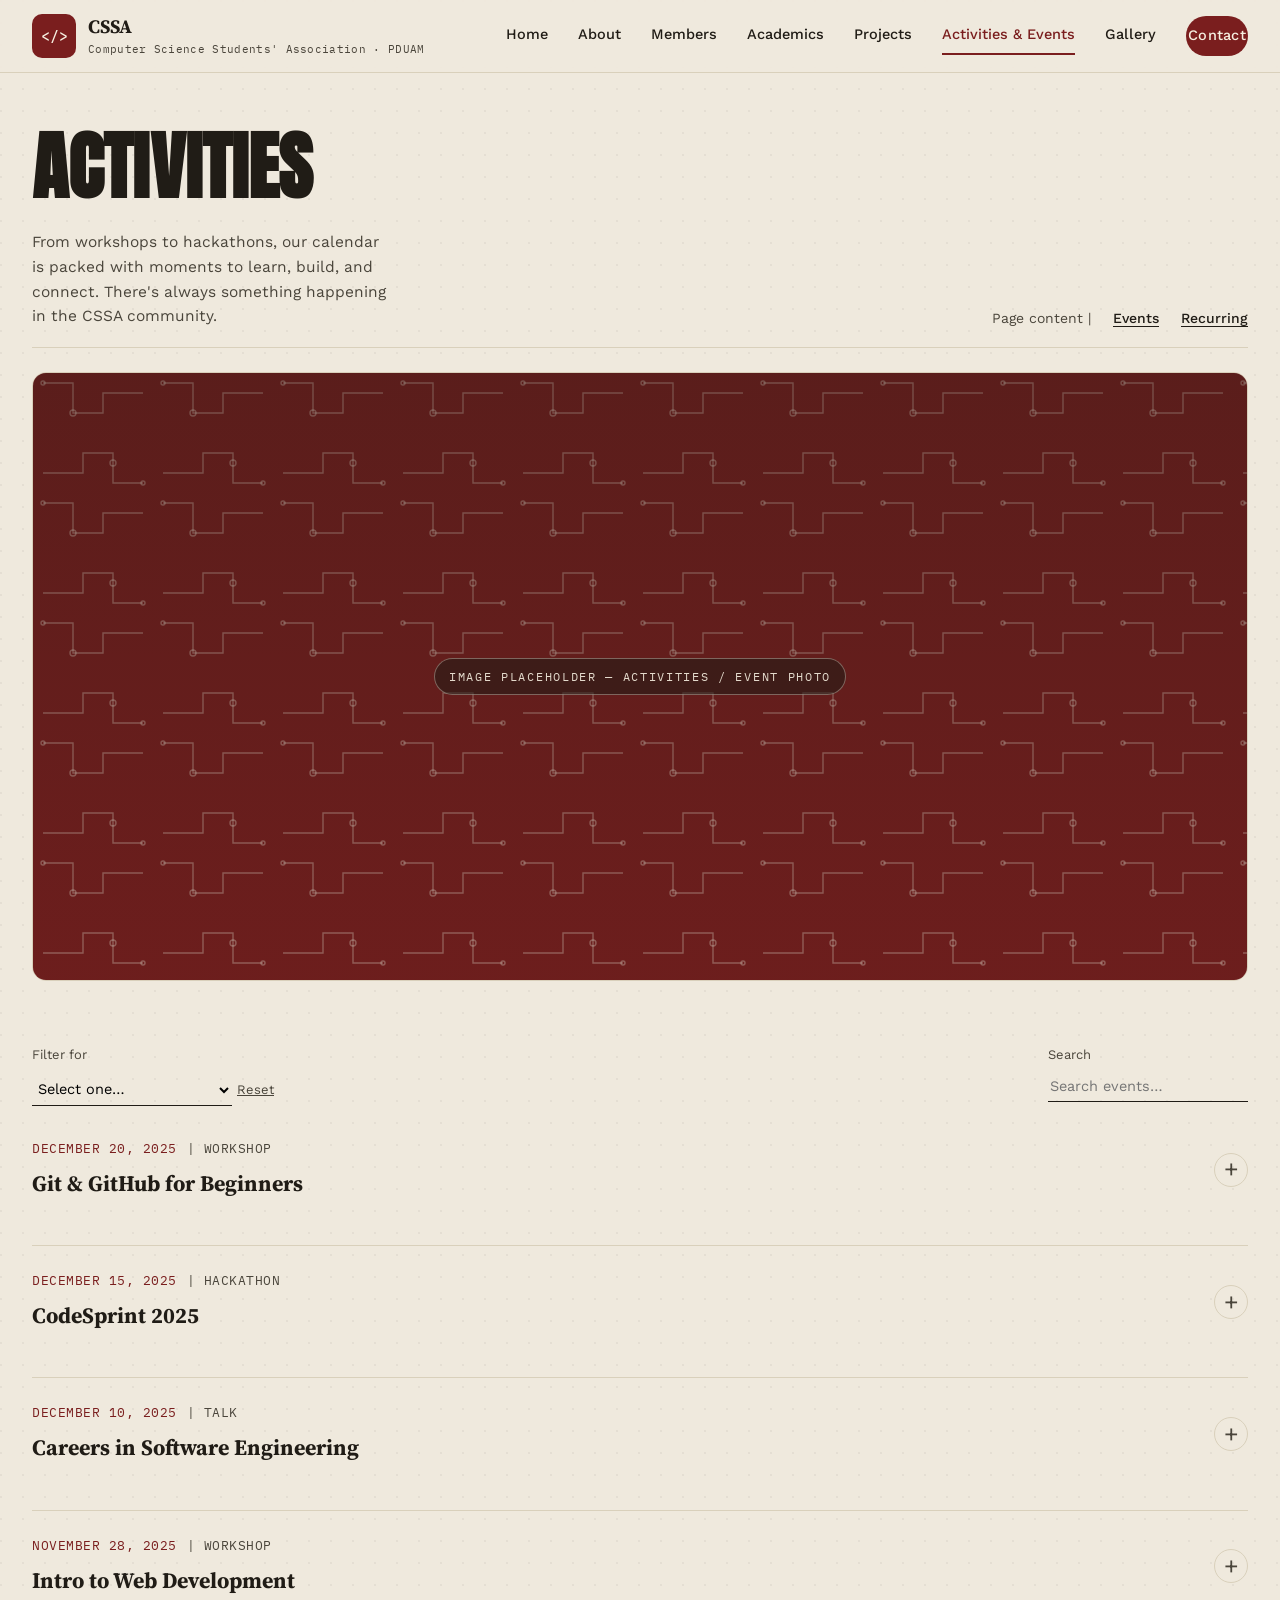
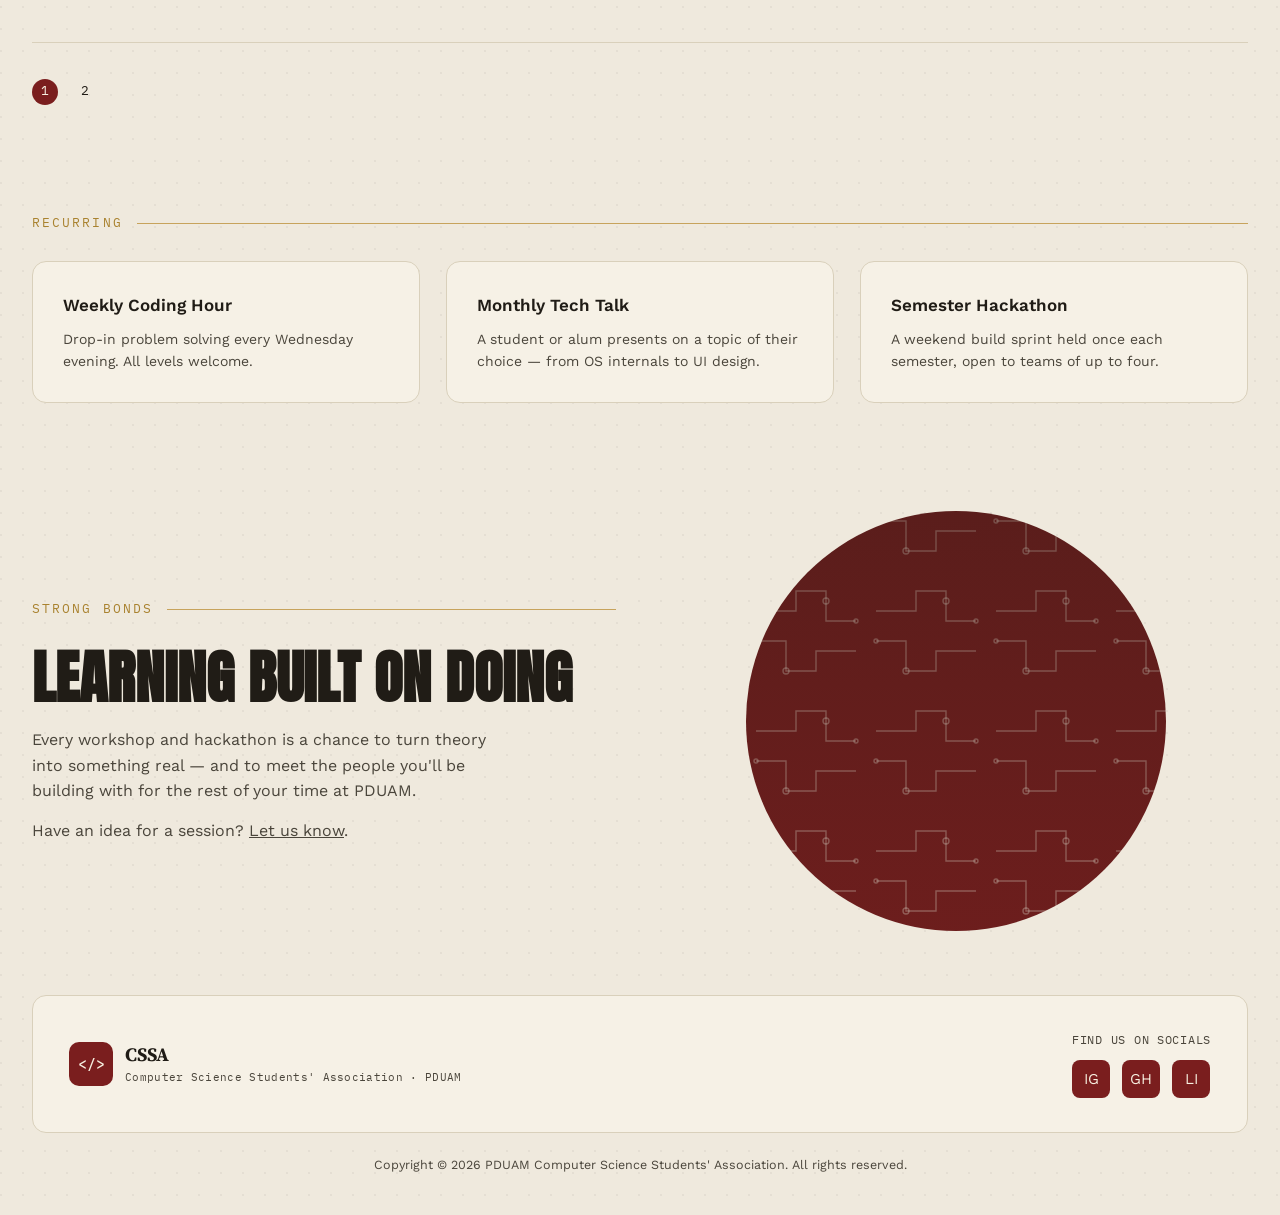
<file: activities.html>
<!DOCTYPE html>
<html lang="en">
<head>
  <link rel="stylesheet" href="https://cdnjs.cloudflare.com/ajax/libs/font-awesome/6.4.0/css/all.min.css">
  <link rel="icon" type="image/jpeg" href="assets/logo/pduam-logo.jpg" />
  <link rel="canonical" href="https://csc.pduamamjonga.ac.in/cssa/activities">
  <meta name="robots" content="index, follow">
  <meta property="og:title" content="CSSA — Computer Science Students' Association, PDUAM">
  <meta property="og:description" content="The Computer Science Students' Association at PDUAM — community, curriculum, and career for CS students in Amjonga, Assam.">
  <meta property="og:url" content="https://csc.pduamamjonga.ac.in/cssa/activities">
  <script type="application/ld+json">
  {
  "@context": "https://schema.org",
  "@type": "EducationalOrganization",
  "name": "Computer Science Students' Association (CSSA)",
  "alternateName": "CSSA PDUAM Amjonga",
  "url": "https://csc.pduamamjonga.ac.in/cssa/",
  "parentOrganization": {
    "@type": "CollegeOrUniversity",
    "name": "Pandit Deendayal Upadhyaya Adarsha Mahavidyalaya, Amjonga",
    "url": "https://csc.pduamamjonga.ac.in/"
  },
  "description": "The Computer Science Students' Association (CSSA) at PDUAM Amjonga connects students and developers to shape software innovation.",
  "knowsAbout": [
    "Computer Science",
    "Software Development",
    "Web Engineering",
    "Algorithms",
    "Database Systems"
  ]
}
  </script>
  <script>
  if (window.location.hostname === 'cscpduama.github.io') {
    window.location.replace('https://csc.pduamamjonga.ac.in' + window.location.pathname.replace(/^\/CSSA/i, '/cssa'));
  }
  if (window.location.hostname === 'csc.pduamamjonga.in' || window.location.hostname === 'csc.pduamamjonga.ac.in' || window.location.hostname.includes('pduamamjonga') || window.location.hostname === 'cscpduama.github.io') {
    const base = document.createElement('base');
    base.href = '/cssa/';
    document.head.insertBefore(base, document.head.firstChild);
  }
</script>
<meta charset="UTF-8">
<meta name="viewport" content="width=device-width, initial-scale=1.0">
<title>Activities | CSSA PDUAMA</title>
<meta name="description" content="Upcoming and past CSSA events — workshops, hackathons, talks, and socials.">
<link rel="stylesheet" href="styles.css">
</head>
<body>

<header class="site-header">
  <div class="wrap">
    <a href="index.html" class="brand">
      <span class="brand-mark">&lt;/&gt;</span>
      <span class="brand-text"><span class="b1">CSSA</span><br><span class="b2">Computer Science Students' Association · PDUAM</span></span>
    </a>
    <nav class="nav" id="site-nav">
      <a href="index.html">Home</a>
      <a href="about.html">About</a>
      <a href="members.html">Members</a>
      <a href="academics.html">Academics</a>
      <a href="projects.html">Projects</a>
      <a href="activities.html" aria-current="page">Activities &amp; Events</a>
      <a href="gallery.html">Gallery</a>
      <a href="contact.html" class="nav-cta">Contact</a>
    </nav>
    <button class="nav-toggle" aria-label="Toggle menu" aria-expanded="false" aria-controls="site-nav"><span></span><span></span><span></span></button>
  </div>
</header>

<main>
  <section class="hero" style="padding-top:56px;">
    <div class="wrap">
      <h1 style="font-size:clamp(38px,7vw,74px);">Activities</h1>
      <div class="hero-meta">
        <p class="hero-sub">From workshops to hackathons, our calendar is packed with moments to learn, build, and connect. There's always something happening in the CSSA community.</p>
        <div class="page-links">
          <span class="label">Page content&nbsp;|</span>
          <a href="#Activities">Events</a>
          <a href="#recurring">Recurring</a>
        </div>
      </div>
      <div class="hero-figure">
        <div class="ph ph-hero ph-circuit"><span class="ph-label">Image placeholder — activities / event photo</span></div>
      </div>
    </div>
  </section>

  <section>
    <div class="wrap" data-filter-group>
      <div class="events-tools">
        <div class="field">
          <label for="event-filter">Filter for</label>
          <select id="event-filter" data-filter-select>
            <option value="all">Select one…</option>
            <option value="workshop">Workshop</option>
            <option value="hackathon">Hackathon</option>
            <option value="talk">Talk</option>
            <option value="social">Social</option>
          </select>
          <a href="#" class="reset-link" data-filter-reset>Reset</a>
        </div>
        <div class="field">
          <label for="event-search">Search</label>
          <input type="text" id="event-search" placeholder="Search events…" data-filter-search>
        </div>
      </div>

      <!-- Event 1 -->
      <div data-filter-item data-tags="workshop" data-title="Git & GitHub for Beginners" class="event-row">
        <div class="event-header-row">
          <div>
            <div class="event-meta"><span>DECEMBER 20, 2025</span><span class="tag">| WORKSHOP</span></div>
            <div class="event-title">Git &amp; GitHub for Beginners</div>
          </div>
          <div class="event-plus">+</div>
        </div>
        <div class="event-accordion-body">
          <p>A hands-on coding workshop helping students master version control concepts, branching workflows, pull requests, and collaborative repository management on GitHub.</p>
        </div>
      </div>
      
      <!-- Event 2 -->
      <div data-filter-item data-tags="hackathon" data-title="CodeSprint 2025" class="event-row">
        <div class="event-header-row">
          <div>
            <div class="event-meta"><span>DECEMBER 15, 2025</span><span class="tag">| HACKATHON</span></div>
            <div class="event-title">CodeSprint 2025</div>
          </div>
          <div class="event-plus">+</div>
        </div>
        <div class="event-accordion-body">
          <p>Our premier programming tournament testing data structures, search algorithms, and logical coding speed across multiple difficulty tiers. Winners will be awarded department certificates.</p>
        </div>
      </div>
      
      <!-- Event 3 -->
      <div data-filter-item data-tags="talk" data-title="Careers in Software Engineering" class="event-row">
        <div class="event-header-row">
          <div>
            <div class="event-meta"><span>DECEMBER 10, 2025</span><span class="tag">| TALK</span></div>
            <div class="event-title">Careers in Software Engineering</div>
          </div>
          <div class="event-plus">+</div>
        </div>
        <div class="event-accordion-body">
          <p>An interactive panel inviting system developers and tech alumni to discuss career preparation, interview patterns, and fields like database administration, network engineering, and frontend design.</p>
        </div>
      </div>
      
      <!-- Event 4 -->
      <div data-filter-item data-tags="workshop" data-title="Intro to Web Development" class="event-row">
        <div class="event-header-row">
          <div>
            <div class="event-meta"><span>NOVEMBER 28, 2025</span><span class="tag">| WORKSHOP</span></div>
            <div class="event-title">Intro to Web Development</div>
          </div>
          <div class="event-plus">+</div>
        </div>
        <div class="event-accordion-body">
          <p>Learn the fundamentals of modern HTML5, CSS3 layout engines, and responsive web design patterns to build your first website.</p>
        </div>
      </div>
      
      <!-- Event 5 -->
      <div data-filter-item data-tags="social" data-title="CSSA Freshers' Meetup" class="event-row">
        <div class="event-header-row">
          <div>
            <div class="event-meta"><span>NOVEMBER 12, 2025</span><span class="tag">| SOCIAL</span></div>
            <div class="event-title">CSSA Freshers' Meetup</div>
          </div>
          <div class="event-plus">+</div>
        </div>
        <div class="event-accordion-body">
          <p>A welcoming social hour to introduce incoming students to the Computer Science Students' Association community and peer network.</p>
        </div>
      </div>
      
      <!-- Event 6 -->
      <div data-filter-item data-tags="talk" data-title="Demystifying Machine Learning" class="event-row">
        <div class="event-header-row">
          <div>
            <div class="event-meta"><span>OCTOBER 30, 2025</span><span class="tag">| TALK</span></div>
            <div class="event-title">Demystifying Machine Learning</div>
          </div>
          <div class="event-plus">+</div>
        </div>
        <div class="event-accordion-body">
          <p>A conceptual talk covering the basics of artificial neural networks, supervised training, and simple predictions.</p>
        </div>
      </div>

      <div class="events-foot">
        <div class="pagination">
          <span class="num active">1</span>
          <span class="num">2</span>
        </div>
      </div>
    </div>
  </section>

  <section class="tight" id="recurring">
    <div class="wrap">
      <div class="eyebrow">Recurring</div>
      <div class="three-col">
        <div class="card">
          <h4 style="font-size:17px; margin-bottom:8px;">Weekly Coding Hour</h4>
          <p style="font-size:14px; color:var(--ink-soft);">Drop-in problem solving every Wednesday evening. All levels welcome.</p>
        </div>
        <div class="card">
          <h4 style="font-size:17px; margin-bottom:8px;">Monthly Tech Talk</h4>
          <p style="font-size:14px; color:var(--ink-soft);">A student or alum presents on a topic of their choice — from OS internals to UI design.</p>
        </div>
        <div class="card">
          <h4 style="font-size:17px; margin-bottom:8px;">Semester Hackathon</h4>
          <p style="font-size:14px; color:var(--ink-soft);">A weekend build sprint held once each semester, open to teams of up to four.</p>
        </div>
      </div>
    </div>
  </section>
  <section>
    <div class="wrap statement">
      <div>
        <div class="eyebrow">Strong Bonds</div>
        <h2>Learning built on doing</h2>
        <p>Every workshop and hackathon is a chance to turn theory into something real — and to meet the people you'll be building with for the rest of your time at PDUAM.</p>
        <p>Have an idea for a session? <a href="contact.html" style="text-decoration:underline;">Let us know</a>.</p>
      </div>
      <div class="globe-wrap">
        <div class="globe ph ph-circuit"></div>
      </div>
    </div>
  </section>
</main>

<footer class="site-footer">
  <div class="wrap">
    <div class="footer-card">
      <div class="brand">
        <span class="brand-mark">&lt;/&gt;</span>
        <span class="brand-text"><span class="b1">CSSA</span><br><span class="b2">Computer Science Students' Association · PDUAM</span></span>
      </div>
      <div>
        <div style="font-family:var(--f-mono);font-size:12px;letter-spacing:.06em;text-transform:uppercase;color:var(--ink-soft);margin-bottom:10px;text-align:right;">Find us on socials</div>
        <div class="social"><a href="#" aria-label="Instagram">IG</a><a href="#" aria-label="GitHub">GH</a><a href="#" aria-label="LinkedIn">LI</a></div>
      </div>
    </div>
    <p class="copyright">Copyright © 2026 PDUAM Computer Science Students' Association. All rights reserved.</p>
  </div>
</footer>
<script src="script.js"></script>
</body>
</html>
</file>
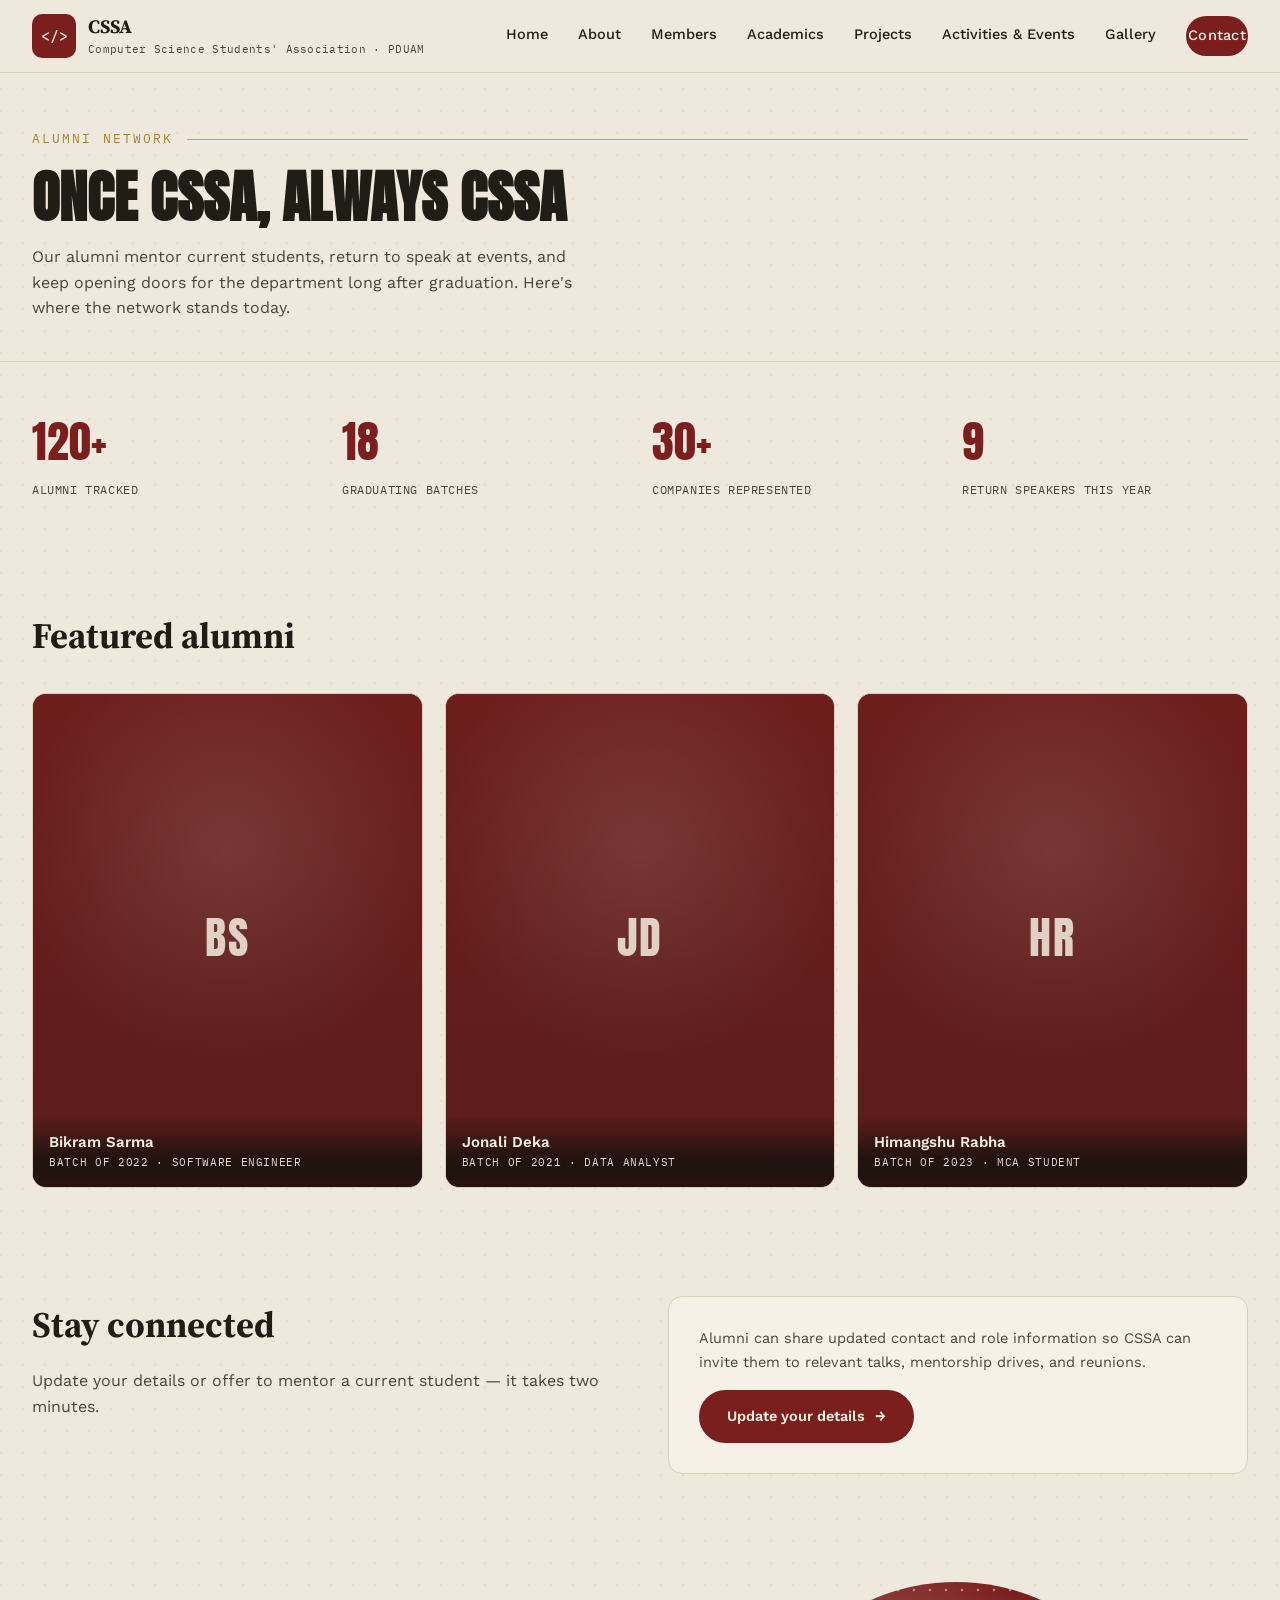
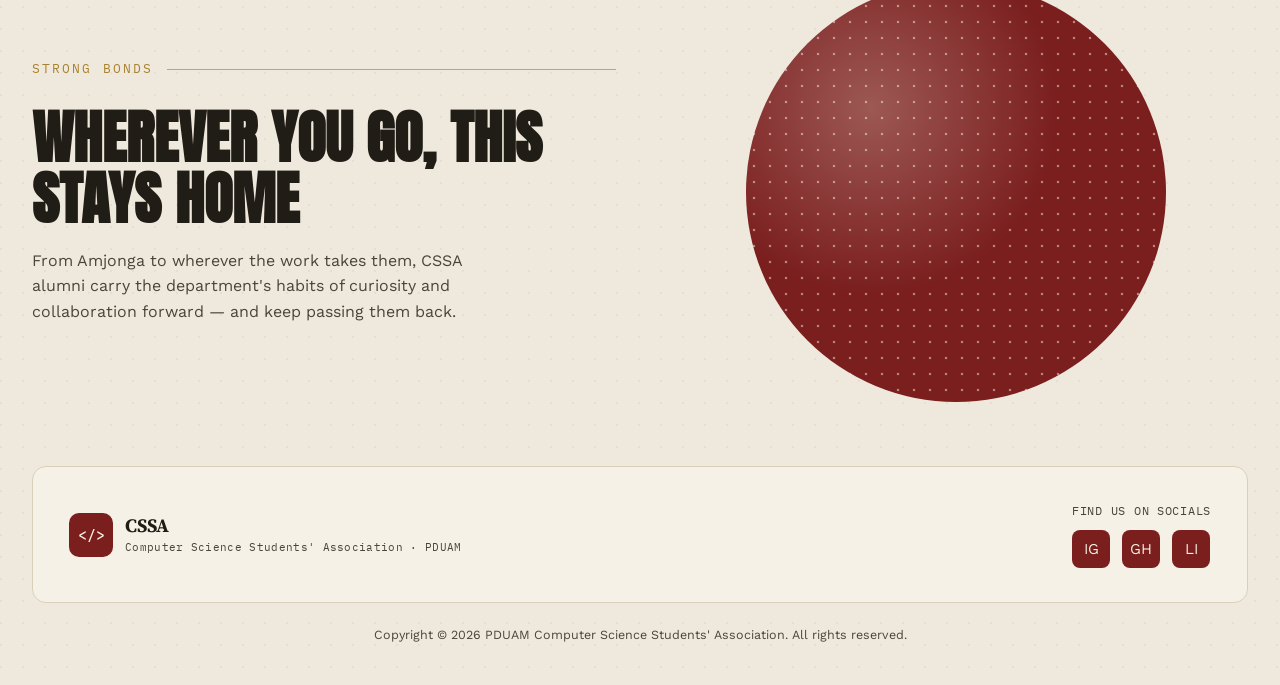
<file: alumni.html>
<!DOCTYPE html>
<html lang="en">
<head>
  <link rel="stylesheet" href="https://cdnjs.cloudflare.com/ajax/libs/font-awesome/6.4.0/css/all.min.css">
  <link rel="icon" type="image/jpeg" href="assets/logo/pduam-logo.jpg" />
  <link rel="canonical" href="https://csc.pduamamjonga.ac.in/cssa/alumni">
  <meta name="robots" content="index, follow">
  <meta property="og:title" content="CSSA — Computer Science Students' Association, PDUAM">
  <meta property="og:description" content="The Computer Science Students' Association at PDUAM — community, curriculum, and career for CS students in Amjonga, Assam.">
  <meta property="og:url" content="https://csc.pduamamjonga.ac.in/cssa/alumni">
  <script type="application/ld+json">
  {
  "@context": "https://schema.org",
  "@type": "EducationalOrganization",
  "name": "Computer Science Students' Association (CSSA)",
  "alternateName": "CSSA PDUAM Amjonga",
  "url": "https://csc.pduamamjonga.ac.in/cssa/",
  "parentOrganization": {
    "@type": "CollegeOrUniversity",
    "name": "Pandit Deendayal Upadhyaya Adarsha Mahavidyalaya, Amjonga",
    "url": "https://csc.pduamamjonga.ac.in/"
  },
  "description": "The Computer Science Students' Association (CSSA) at PDUAM Amjonga connects students and developers to shape software innovation.",
  "knowsAbout": [
    "Computer Science",
    "Software Development",
    "Web Engineering",
    "Algorithms",
    "Database Systems"
  ]
}
  </script>
  <script>
  if (window.location.hostname === 'cscpduama.github.io') {
    window.location.replace('https://csc.pduamamjonga.ac.in' + window.location.pathname.replace(/^\/CSSA/i, '/cssa'));
  }
  if (window.location.hostname === 'csc.pduamamjonga.in' || window.location.hostname === 'csc.pduamamjonga.ac.in' || window.location.hostname.includes('pduamamjonga') || window.location.hostname === 'cscpduama.github.io') {
    const base = document.createElement('base');
    base.href = '/cssa/';
    document.head.insertBefore(base, document.head.firstChild);
  }
</script>
<meta charset="UTF-8">
<meta name="viewport" content="width=device-width, initial-scale=1.0">
<title>Alumni | CSSA PDUAMA</title>
<meta name="description" content="The CSSA alumni network — where past members are now, and how they stay connected to PDUAM's CS Department.">
<link rel="stylesheet" href="styles.css">
</head>
<body>

<header class="site-header">
  <div class="wrap">
    <a href="index.html" class="brand">
      <span class="brand-mark">&lt;/&gt;</span>
      <span class="brand-text"><span class="b1">CSSA</span><br><span class="b2">Computer Science Students' Association · PDUAM</span></span>
    </a>
    <nav class="nav" id="site-nav">
      <a href="index.html">Home</a>
      <a href="about.html">About</a>
      <a href="members.html">Members</a>
      <a href="academics.html">Academics</a>
      <a href="projects.html">Projects</a>
      <a href="activities.html">Activities &amp; Events</a>
      <a href="gallery.html">Gallery</a>
      <a href="contact.html" class="nav-cta">Contact</a>
    </nav>
    <button class="nav-toggle" aria-label="Toggle menu" aria-expanded="false" aria-controls="site-nav"><span></span><span></span><span></span></button>
  </div>
</header>

<main>
  <section class="page-hero">
    <div class="wrap">
      <div class="eyebrow">Alumni Network</div>
      <h1>Once CSSA, always CSSA</h1>
      <p>Our alumni mentor current students, return to speak at events, and keep opening doors for the department long after graduation. Here's where the network stands today.</p>
    </div>
  </section>

  <section class="tight">
    <div class="wrap">
      <div class="stat-row">
        <div><div class="stat-num">120+</div><div class="stat-label">Alumni tracked</div></div>
        <div><div class="stat-num">18</div><div class="stat-label">Graduating batches</div></div>
        <div><div class="stat-num">30+</div><div class="stat-label">Companies represented</div></div>
        <div><div class="stat-num">9</div><div class="stat-label">Return speakers this year</div></div>
      </div>
    </div>
  </section>

  <section>
    <div class="wrap">
      <h3 class="section-title" style="margin-bottom:28px;">Featured alumni</h3>
      <div class="team-grid">
        <div class="member">
          <div class="avatar-ph"><span class="mono">BS</span></div>
          <div class="member-info"><div class="name">Bikram Sarma</div><div class="role">Batch of 2022 · Software Engineer</div></div>
        </div>
        <div class="member">
          <div class="avatar-ph"><span class="mono">JD</span></div>
          <div class="member-info"><div class="name">Jonali Deka</div><div class="role">Batch of 2021 · Data Analyst</div></div>
        </div>
        <div class="member">
          <div class="avatar-ph"><span class="mono">HR</span></div>
          <div class="member-info"><div class="name">Himangshu Rabha</div><div class="role">Batch of 2023 · MCA Student</div></div>
        </div>
      </div>
    </div>
  </section>

  <section class="tight">
    <div class="wrap two-col">
      <div>
        <h3 class="section-title" style="margin-bottom:14px;">Stay connected</h3>
        <p style="color:var(--ink-soft);">Update your details or offer to mentor a current student — it takes two minutes.</p>
      </div>
      <div class="card">
        <p style="font-size:14.5px; color:var(--ink-soft); margin-bottom:16px;">Alumni can share updated contact and role information so CSSA can invite them to relevant talks, mentorship drives, and reunions.</p>
        <a href="contact.html" class="btn">Update your details <span aria-hidden="true">→</span></a>
      </div>
    </div>
  </section>

  <section>
    <div class="wrap statement">
      <div>
        <div class="eyebrow">Strong Bonds</div>
        <h2>Wherever you go, this stays home</h2>
        <p>From Amjonga to wherever the work takes them, CSSA alumni carry the department's habits of curiosity and collaboration forward — and keep passing them back.</p>
      </div>
      <div class="globe-wrap">
        <div class="globe ph ph-dotmap"></div>
      </div>
    </div>
  </section>
</main>

<footer class="site-footer">
  <div class="wrap">
    <div class="footer-card">
      <div class="brand">
        <span class="brand-mark">&lt;/&gt;</span>
        <span class="brand-text"><span class="b1">CSSA</span><br><span class="b2">Computer Science Students' Association · PDUAM</span></span>
      </div>
      <div>
        <div style="font-family:var(--f-mono);font-size:12px;letter-spacing:.06em;text-transform:uppercase;color:var(--ink-soft);margin-bottom:10px;text-align:right;">Find us on socials</div>
        <div class="social"><a href="#" aria-label="Instagram">IG</a><a href="#" aria-label="GitHub">GH</a><a href="#" aria-label="LinkedIn">LI</a></div>
      </div>
    </div>
    <p class="copyright">Copyright © 2026 PDUAM Computer Science Students' Association. All rights reserved.</p>
  </div>
</footer>
<script src="script.js"></script>
</body>
</html>
</file>
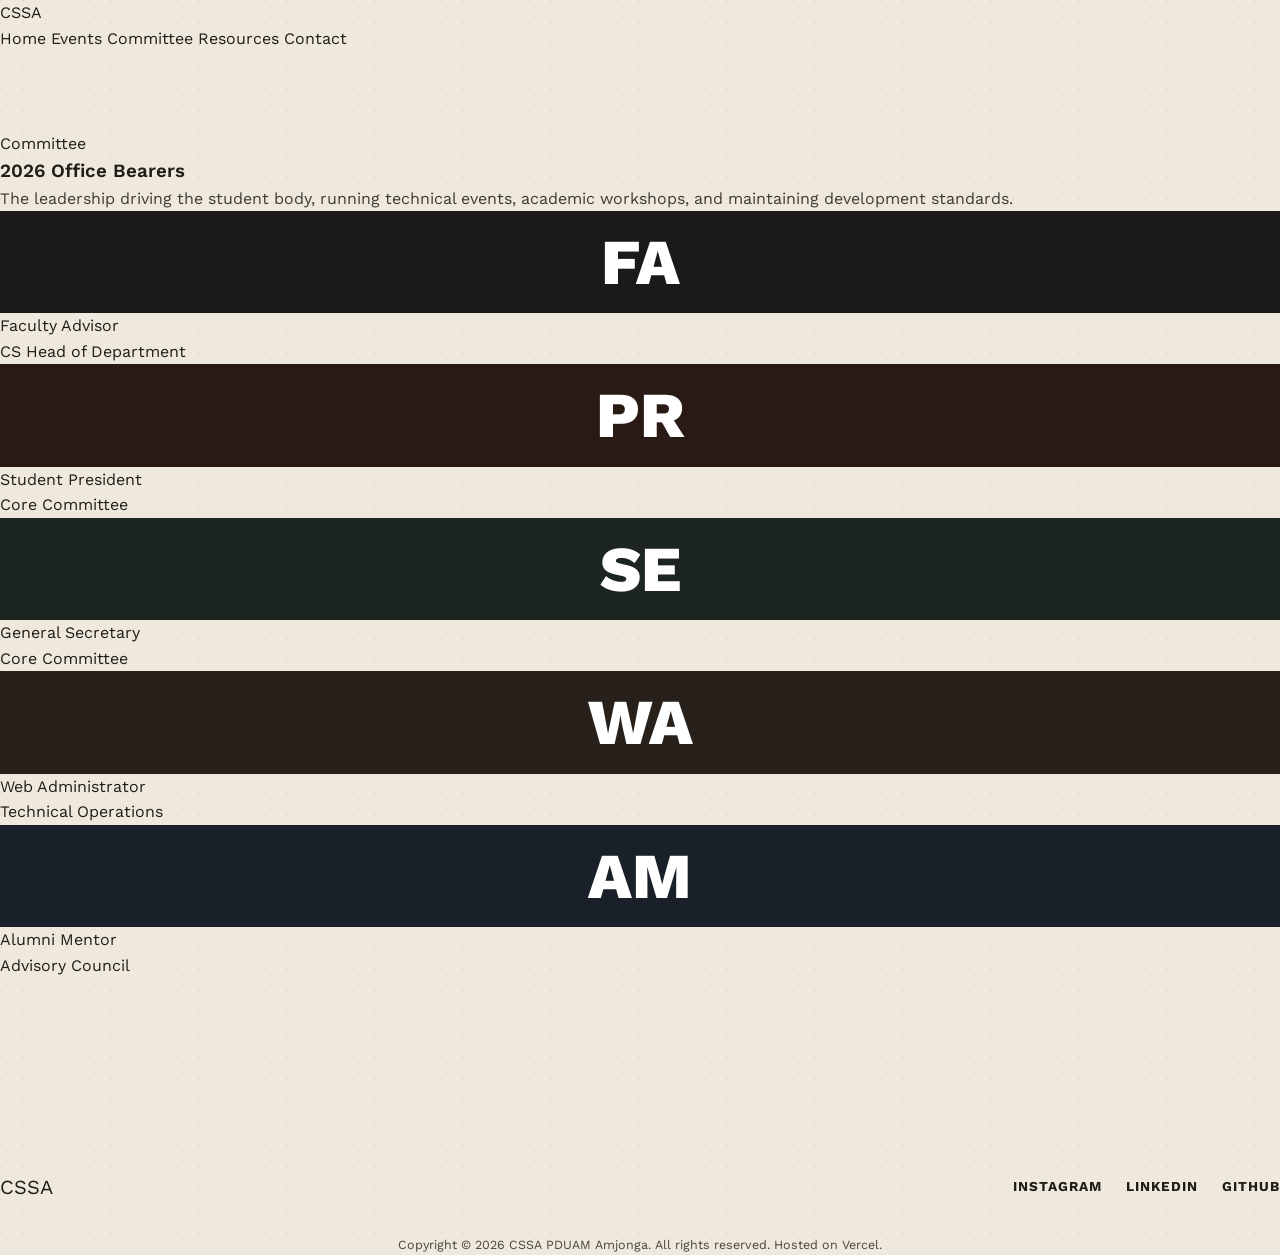
<file: committee.html>
<!DOCTYPE html>
<html lang="en">
<head>
  <link rel="stylesheet" href="https://cdnjs.cloudflare.com/ajax/libs/font-awesome/6.4.0/css/all.min.css">
  <link rel="icon" type="image/jpeg" href="assets/logo/pduam-logo.jpg" />
  <link rel="canonical" href="https://csc.pduamamjonga.ac.in/cssa/committee">
  <meta name="robots" content="index, follow">
  <meta property="og:title" content="CSSA — Computer Science Students' Association, PDUAM">
  <meta property="og:description" content="The Computer Science Students' Association at PDUAM — community, curriculum, and career for CS students in Amjonga, Assam.">
  <meta property="og:url" content="https://csc.pduamamjonga.ac.in/cssa/committee">
  <script type="application/ld+json">
  {
  "@context": "https://schema.org",
  "@type": "EducationalOrganization",
  "name": "Computer Science Students' Association (CSSA)",
  "alternateName": "CSSA PDUAM Amjonga",
  "url": "https://csc.pduamamjonga.ac.in/cssa/",
  "parentOrganization": {
    "@type": "CollegeOrUniversity",
    "name": "Pandit Deendayal Upadhyaya Adarsha Mahavidyalaya, Amjonga",
    "url": "https://csc.pduamamjonga.ac.in/"
  },
  "description": "The Computer Science Students' Association (CSSA) at PDUAM Amjonga connects students and developers to shape software innovation.",
  "knowsAbout": [
    "Computer Science",
    "Software Development",
    "Web Engineering",
    "Algorithms",
    "Database Systems"
  ]
}
  </script>
  <script>
  if (window.location.hostname === 'cscpduama.github.io') {
    window.location.replace('https://csc.pduamamjonga.ac.in' + window.location.pathname.replace(/^\/CSSA/i, '/cssa'));
  }
  if (window.location.hostname === 'csc.pduamamjonga.in' || window.location.hostname === 'csc.pduamamjonga.ac.in' || window.location.hostname.includes('pduamamjonga') || window.location.hostname === 'cscpduama.github.io') {
    const base = document.createElement('base');
    base.href = '/cssa/';
    document.head.insertBefore(base, document.head.firstChild);
  }
</script>
  <meta charset="utf-8"/>
  <meta name="viewport" content="width=device-width, initial-scale=1.0"/>
  <title>Committee | CSSA PDUAMA</title>
  
  <link rel="preconnect" href="https://fonts.googleapis.com"/>
  <link rel="preconnect" href="https://fonts.gstatic.com" crossorigin="anonymous"/>
  <link href="https://fonts.googleapis.com/css2?family=Bebas+Neue&family=Roboto:ital,wght@0,300;0,400;0,500;0,700;0,900;1,300;1,400;1,500;1,700;1,900&family=Roboto+Mono:ital,wght@0,100..700;1,100..700&display=swap" rel="stylesheet"/>
  
  <link href="styles.css" rel="stylesheet" type="text/css"/>
</head>
<body>
  
  <div class="page-wrapper">
    
    <!-- Navigation Bar -->
    <header class="navbar">
      <div class="navbar1_container">
        <div class="navbar_logo-wrapper">
          <a href="/" class="navbar1_logo-link">
            <span class="navbar1_logo-abc">CSSA</span>
          </a>
        </div>
        <nav class="navbar1_menu">
          <a href="/" class="navbar1_link">Home</a>
          <a href="events" class="navbar1_link">Events</a>
          <a href="committee" class="navbar1_link active">Committee</a>
          <a href="resources" class="navbar1_link">Resources</a>
          <a href="contact" class="button">Contact</a>
        </nav>
      </div>
    </header>

    <main class="main-wrapper">
      
      <!-- Committee Content -->
      <section class="homemain_about" style="padding: 5rem 0;">
        <div class="padding-global">
          
          <div id="committee" class="section-title-row" style="margin-top: 0;">
            <div class="text-style-overline">Committee</div>
          </div>
          
          <div class="col-1-3">
            <!-- Left Sticky Column -->
            <div class="content-wrapper is-track">
              <div class="sticky-container-2">
                <h3 class="text-style-allcaps">2026 Office Bearers</h3>
                <div style="opacity: 0.85; line-height: 1.5;">The leadership driving the student body, running technical events, academic workshops, and maintaining development standards.</div>
              </div>
            </div>
            
            <!-- Right Scrolling Column -->
            <div class="content-wrapper">
              
              <!-- Office Bearers Cards Grid -->
              <div class="leadership-grid">
                
                <!-- Card 1 -->
                <div class="leader-card">
                  <div style="background-color:#1c1a18; width:100%; height:100%; display:flex; align-items:center; justify-content:center; color:#fff; font-family:var(--font-serif); font-size:4rem; font-weight:800;">FA</div>
                  <div class="leader-info-overlay">
                    <div class="leader-name">Faculty Advisor</div>
                    <div class="leader-role">CS Head of Department</div>
                  </div>
                </div>

                <!-- Card 2 -->
                <div class="leader-card">
                  <div style="background-color:#2a1a15; width:100%; height:100%; display:flex; align-items:center; justify-content:center; color:#fff; font-family:var(--font-serif); font-size:4rem; font-weight:800;">PR</div>
                  <div class="leader-info-overlay">
                    <div class="leader-name">Student President</div>
                    <div class="leader-role">Core Committee</div>
                  </div>
                </div>

                <!-- Card 3 -->
                <div class="leader-card">
                  <div style="background-color:#1c2520; width:100%; height:100%; display:flex; align-items:center; justify-content:center; color:#fff; font-family:var(--font-serif); font-size:4rem; font-weight:800;">SE</div>
                  <div class="leader-info-overlay">
                    <div class="leader-name">General Secretary</div>
                    <div class="leader-role">Core Committee</div>
                  </div>
                </div>

                <!-- Card 4 -->
                <div class="leader-card">
                  <div style="background-color:#28201a; width:100%; height:100%; display:flex; align-items:center; justify-content:center; color:#fff; font-family:var(--font-serif); font-size:4rem; font-weight:800;">WA</div>
                  <div class="leader-info-overlay">
                    <div class="leader-name">Web Administrator</div>
                    <div class="leader-role">Technical Operations</div>
                  </div>
                </div>

                <!-- Card 5 -->
                <div class="leader-card">
                  <div style="background-color:#1a202a; width:100%; height:100%; display:flex; align-items:center; justify-content:center; color:#fff; font-family:var(--font-serif); font-size:4rem; font-weight:800;">AM</div>
                  <div class="leader-info-overlay">
                    <div class="leader-name">Alumni Mentor</div>
                    <div class="leader-role">Advisory Council</div>
                  </div>
                </div>

              </div>

            </div>
          </div>
          
        </div>
      </section>

      <!-- Footer -->
      <footer class="footermain-content-bottom">
        <div class="padding-global" style="display: flex; justify-content: space-between; align-items: center; border-top: 1px solid var(--border-light); padding-top: 3rem; margin-top: 4rem;">
          <a href="/" class="navbar1_logo-link">
            <span class="navbar1_logo-abc" style="font-size: 1.25rem;">CSSA</span>
          </a>
          <div class="footermain-social-icons" style="display: flex; gap: 1.5rem;">
            <a href="https://instagram.com" target="_blank" style="font-size: 0.85rem; text-transform: uppercase; letter-spacing: 1px; font-weight: 700;">Instagram</a>
            <a href="https://linkedin.com" target="_blank" style="font-size: 0.85rem; text-transform: uppercase; letter-spacing: 1px; font-weight: 700;">LinkedIn</a>
            <a href="https://github.com" target="_blank" style="font-size: 0.85rem; text-transform: uppercase; letter-spacing: 1px; font-weight: 700;">GitHub</a>
          </div>
        </div>
        <div class="copyright" style="margin-top: 2rem;">
          Copyright &copy; 2026 CSSA PDUAM Amjonga. All rights reserved. Hosted on Vercel.
        </div>
      </footer>

    </main>
  </div>

  <script src="script.js"></script>
</body>
</html>
</file>
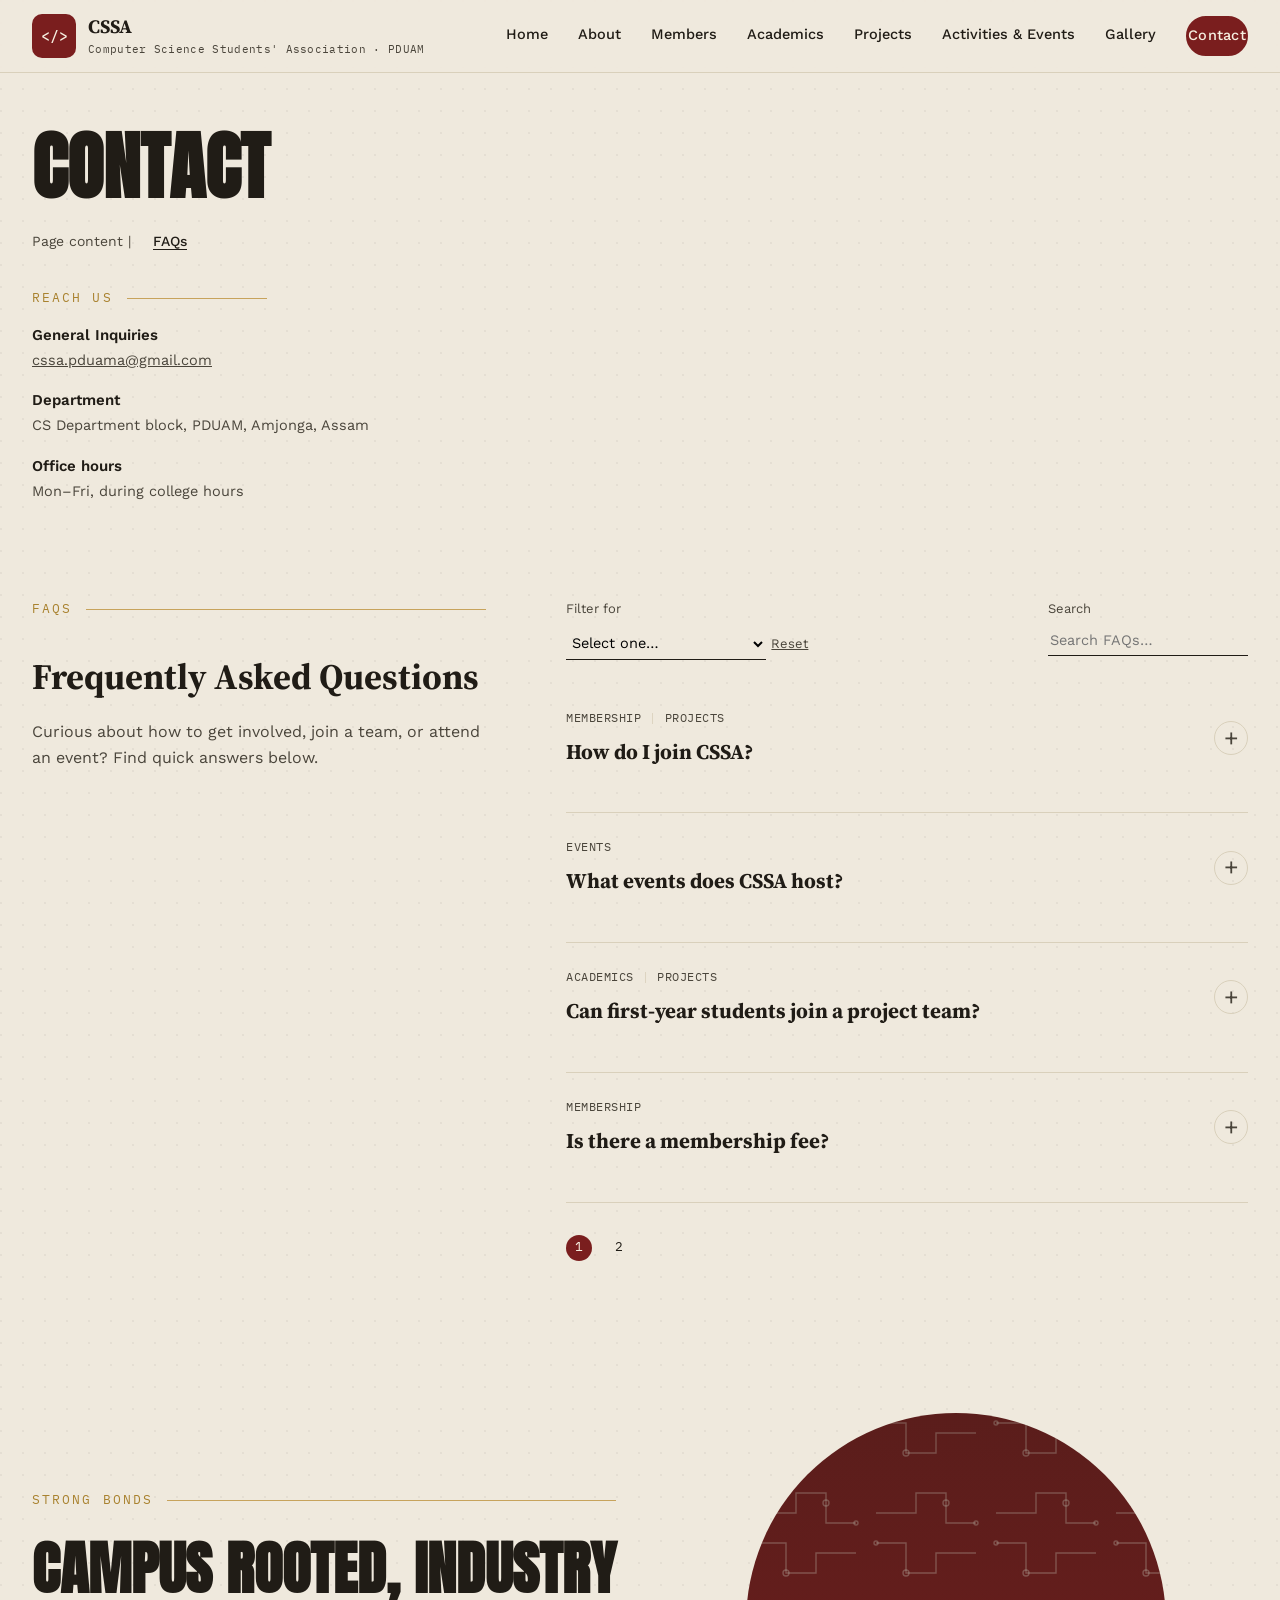
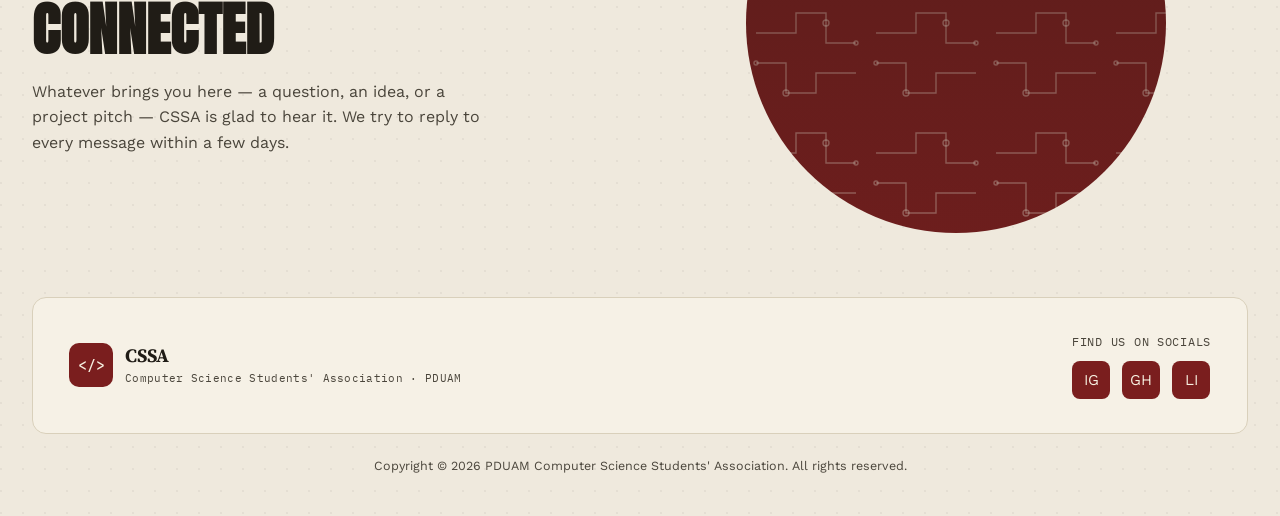
<file: contact.html>
<!DOCTYPE html>
<html lang="en">
<head>
  <link rel="stylesheet" href="https://cdnjs.cloudflare.com/ajax/libs/font-awesome/6.4.0/css/all.min.css">
  <link rel="icon" type="image/jpeg" href="assets/logo/pduam-logo.jpg" />
  <link rel="canonical" href="https://csc.pduamamjonga.ac.in/cssa/contact">
  <meta name="robots" content="index, follow">
  <meta property="og:title" content="CSSA — Computer Science Students' Association, PDUAM">
  <meta property="og:description" content="The Computer Science Students' Association at PDUAM — community, curriculum, and career for CS students in Amjonga, Assam.">
  <meta property="og:url" content="https://csc.pduamamjonga.ac.in/cssa/contact">
  <script type="application/ld+json">
  {
  "@context": "https://schema.org",
  "@type": "EducationalOrganization",
  "name": "Computer Science Students' Association (CSSA)",
  "alternateName": "CSSA PDUAM Amjonga",
  "url": "https://csc.pduamamjonga.ac.in/cssa/",
  "parentOrganization": {
    "@type": "CollegeOrUniversity",
    "name": "Pandit Deendayal Upadhyaya Adarsha Mahavidyalaya, Amjonga",
    "url": "https://csc.pduamamjonga.ac.in/"
  },
  "description": "The Computer Science Students' Association (CSSA) at PDUAM Amjonga connects students and developers to shape software innovation.",
  "knowsAbout": [
    "Computer Science",
    "Software Development",
    "Web Engineering",
    "Algorithms",
    "Database Systems"
  ]
}
  </script>
  <script>
  if (window.location.hostname === 'cscpduama.github.io') {
    window.location.replace('https://csc.pduamamjonga.ac.in' + window.location.pathname.replace(/^\/CSSA/i, '/cssa'));
  }
  if (window.location.hostname === 'csc.pduamamjonga.in' || window.location.hostname === 'csc.pduamamjonga.ac.in' || window.location.hostname.includes('pduamamjonga') || window.location.hostname === 'cscpduama.github.io') {
    const base = document.createElement('base');
    base.href = '/cssa/';
    document.head.insertBefore(base, document.head.firstChild);
  }
</script>
<meta charset="UTF-8">
<meta name="viewport" content="width=device-width, initial-scale=1.0">
<title>Contact | CSSA PDUAMA</title>
<meta name="description" content="Get in touch with the Computer Science Students' Association at PDUAM.">
<link rel="stylesheet" href="styles.css">
</head>
<body>

<header class="site-header">
  <div class="wrap">
    <a href="index.html" class="brand">
      <span class="brand-mark">&lt;/&gt;</span>
      <span class="brand-text"><span class="b1">CSSA</span><br><span class="b2">Computer Science Students' Association · PDUAM</span></span>
    </a>
    <nav class="nav" id="site-nav">
      <a href="index.html">Home</a>
      <a href="about.html">About</a>
      <a href="members.html">Members</a>
      <a href="academics.html">Academics</a>
      <a href="projects.html">Projects</a>
      <a href="activities.html">Activities &amp; Events</a>
      <a href="gallery.html">Gallery</a>
      <a href="contact.html" class="nav-cta" aria-current="page">Contact</a>
    </nav>
    <button class="nav-toggle" aria-label="Toggle menu" aria-expanded="false" aria-controls="site-nav"><span></span><span></span><span></span></button>
  </div>
</header>

<main>
  <section class="hero" style="padding-top:56px; padding-bottom: 32px;">
    <div class="wrap">
      <h1 style="font-size:clamp(38px,7vw,74px); margin-bottom: 24px;">Contact</h1>
      
      <div class="page-links" style="margin-bottom: 36px; border-bottom: none; padding-bottom: 0;">
        <span class="label">Page content&nbsp;|</span>
        <a href="#faqs">FAQs</a>
      </div>

      <div class="reach-box" style="max-width: 580px;">
        <div class="eyebrow">Reach Us</div>
        <div class="reach-item">
          <div class="rk">General Inquiries</div>
          <div class="rv"><a href="mailto:cssa.pduama@gmail.com">cssa.pduama@gmail.com</a></div>
        </div>
        <div class="reach-item">
          <div class="rk">Department</div>
          <div class="rv">CS Department block, PDUAM, Amjonga, Assam</div>
        </div>
        <div class="reach-item">
          <div class="rk">Office hours</div>
          <div class="rv">Mon–Fri, during college hours</div>
        </div>
      </div>
    </div>
  </section>

  <section id="faqs">
    <div class="wrap" data-filter-group>
      <div class="two-col-layout">
        <!-- Left Column (Sticky) -->
        <div class="about-left-sticky">
          <div class="eyebrow">FAQs</div>
          <h3 class="section-title" style="margin-bottom:14px;">Frequently Asked Questions</h3>
          <p style="color:var(--ink-soft);">Curious about how to get involved, join a team, or attend an event? Find quick answers below.</p>
        </div>
        
        <!-- Right Column (Scrolling) -->
        <div class="about-right-scroll">
          <div class="scroll-content-block">
            <div class="events-tools" style="margin-bottom:24px;">
              <div class="field">
                <label for="faq-filter">Filter for</label>
                <select id="faq-filter" data-filter-select>
                  <option value="all">Select one…</option>
                  <option value="membership">Membership</option>
                  <option value="events">Events</option>
                  <option value="projects">Projects</option>
                  <option value="academics">Academics</option>
                </select>
                <a href="#" class="reset-link" data-filter-reset>Reset</a>
              </div>
              <div class="field">
                <label for="faq-search">Search</label>
                <input type="text" id="faq-search" placeholder="Search FAQs…" data-filter-search>
              </div>
            </div>

            <!-- FAQ 1 -->
            <div data-filter-item data-tags="membership projects" data-title="How do I join CSSA" class="list-row">
              <div class="list-header-row">
                <div>
                  <div class="list-tags"><span>Membership</span><span>Projects</span></div>
                  <div class="list-title">How do I join CSSA?</div>
                </div>
                <div class="list-plus">+</div>
              </div>
              <div class="list-accordion-body">
                <p>All Computer Science department students at PDUAM Amjonga are automatically members. You can participate in all our activities, bootcamps, and projects by attending our meetings or joining our online group.</p>
              </div>
            </div>
            
            <!-- FAQ 2 -->
            <div data-filter-item data-tags="events" data-title="What events does CSSA host" class="list-row">
              <div class="list-header-row">
                <div>
                  <div class="list-tags"><span>Events</span></div>
                  <div class="list-title">What events does CSSA host?</div>
                </div>
                <div class="list-plus">+</div>
              </div>
              <div class="list-accordion-body">
                <p>We organize beginner-friendly workshops (like Git, web development, and Python), annual coding sprints, hackathons, and seminars led by system developers and tech alumni.</p>
              </div>
            </div>
            
            <!-- FAQ 3 -->
            <div data-filter-item data-tags="academics projects" data-title="Can first year students join projects" class="list-row">
              <div class="list-header-row">
                <div>
                  <div class="list-tags"><span>Academics</span><span>Projects</span></div>
                  <div class="list-title">Can first-year students join a project team?</div>
                </div>
                <div class="list-plus">+</div>
              </div>
              <div class="list-accordion-body">
                <p>Absolutely! We encourage first-semester students to participate. We pair beginners with senior mentors so you can learn practical coding workflows and Git collaborations on real-world projects.</p>
              </div>
            </div>
            
            <!-- FAQ 4 -->
            <div data-filter-item data-tags="membership" data-title="Is there a membership fee" class="list-row">
              <div class="list-header-row">
                <div>
                  <div class="list-tags"><span>Membership</span></div>
                  <div class="list-title">Is there a membership fee?</div>
                </div>
                <div class="list-plus">+</div>
              </div>
              <div class="list-accordion-body">
                <p>No, there is no membership fee. All CSSA workshops, resource files, coding contests, and events are completely free of charge for students enrolled in the CS department at PDUAM.</p>
              </div>
            </div>
            
            <!-- FAQ 5 -->
            <div data-filter-item data-tags="events academics" data-title="How do I suggest a workshop topic" class="list-row">
              <div class="list-header-row">
                <div>
                  <div class="list-tags"><span>Events</span><span>Academics</span></div>
                  <div class="list-title">How do I suggest a workshop topic?</div>
                </div>
                <div class="list-plus">+</div>
              </div>
              <div class="list-accordion-body">
                <p>We love student suggestions! You can pitch workshop ideas or request tutorial topics by filling out our contact form below or speaking directly with any of the Core Committee members.</p>
              </div>
            </div>

            <div class="pagination" style="margin-top: 32px;">
              <span class="num active">1</span>
              <span class="num">2</span>
            </div>
          </div>
        </div>
      </div>
    </div>
  </section>

  <section>
    <div class="wrap statement">
      <div>
        <div class="eyebrow">Strong Bonds</div>
        <h2>Campus rooted, industry connected</h2>
        <p>Whatever brings you here — a question, an idea, or a project pitch — CSSA is glad to hear it. We try to reply to every message within a few days.</p>
      </div>
      <div class="globe-wrap">
        <div class="globe ph ph-circuit"></div>
      </div>
    </div>
  </section>
</main>

<footer class="site-footer">
  <div class="wrap">
    <div class="footer-card">
      <div class="brand">
        <span class="brand-mark">&lt;/&gt;</span>
        <span class="brand-text"><span class="b1">CSSA</span><br><span class="b2">Computer Science Students' Association · PDUAM</span></span>
      </div>
      <div>
        <div style="font-family:var(--f-mono);font-size:12px;letter-spacing:.06em;text-transform:uppercase;color:var(--ink-soft);margin-bottom:10px;text-align:right;">Find us on socials</div>
        <div class="social"><a href="#" aria-label="Instagram">IG</a><a href="#" aria-label="GitHub">GH</a><a href="#" aria-label="LinkedIn">LI</a></div>
      </div>
    </div>
    <p class="copyright">Copyright © 2026 PDUAM Computer Science Students' Association. All rights reserved.</p>
  </div>
</footer>
<script src="script.js"></script>
</body>
</html>
</file>
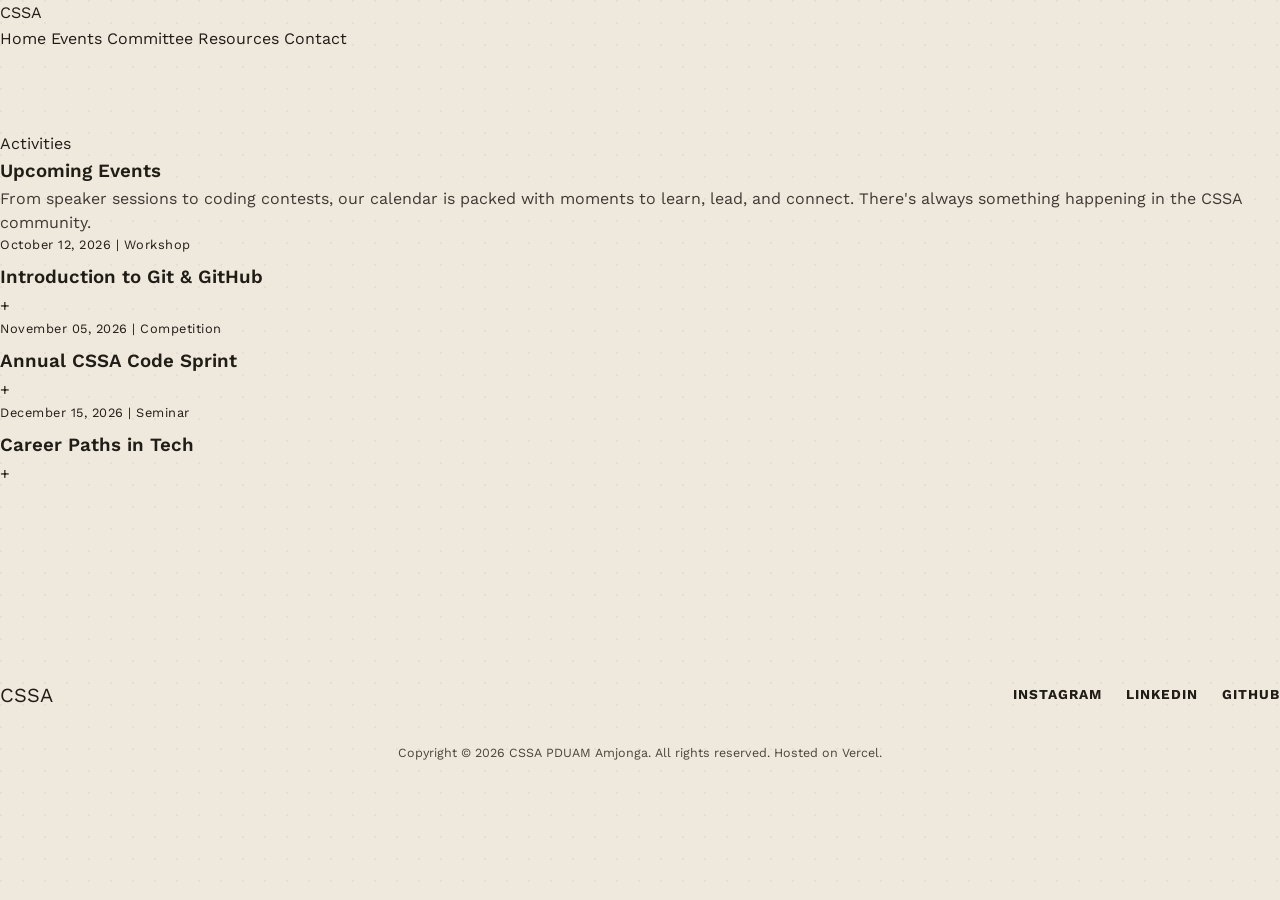
<file: events.html>
<!DOCTYPE html>
<html lang="en">
<head>
  <link rel="stylesheet" href="https://cdnjs.cloudflare.com/ajax/libs/font-awesome/6.4.0/css/all.min.css">
  <link rel="icon" type="image/jpeg" href="assets/logo/pduam-logo.jpg" />
  <link rel="canonical" href="https://csc.pduamamjonga.ac.in/cssa/events">
  <meta name="robots" content="index, follow">
  <meta property="og:title" content="CSSA — Computer Science Students' Association, PDUAM">
  <meta property="og:description" content="The Computer Science Students' Association at PDUAM — community, curriculum, and career for CS students in Amjonga, Assam.">
  <meta property="og:url" content="https://csc.pduamamjonga.ac.in/cssa/events">
  <script type="application/ld+json">
  {
  "@context": "https://schema.org",
  "@type": "EducationalOrganization",
  "name": "Computer Science Students' Association (CSSA)",
  "alternateName": "CSSA PDUAM Amjonga",
  "url": "https://csc.pduamamjonga.ac.in/cssa/",
  "parentOrganization": {
    "@type": "CollegeOrUniversity",
    "name": "Pandit Deendayal Upadhyaya Adarsha Mahavidyalaya, Amjonga",
    "url": "https://csc.pduamamjonga.ac.in/"
  },
  "description": "The Computer Science Students' Association (CSSA) at PDUAM Amjonga connects students and developers to shape software innovation.",
  "knowsAbout": [
    "Computer Science",
    "Software Development",
    "Web Engineering",
    "Algorithms",
    "Database Systems"
  ]
}
  </script>
  <script>
  if (window.location.hostname === 'cscpduama.github.io') {
    window.location.replace('https://csc.pduamamjonga.ac.in' + window.location.pathname.replace(/^\/CSSA/i, '/cssa'));
  }
  if (window.location.hostname === 'csc.pduamamjonga.in' || window.location.hostname === 'csc.pduamamjonga.ac.in' || window.location.hostname.includes('pduamamjonga') || window.location.hostname === 'cscpduama.github.io') {
    const base = document.createElement('base');
    base.href = '/cssa/';
    document.head.insertBefore(base, document.head.firstChild);
  }
</script>
  <meta charset="utf-8"/>
  <meta name="viewport" content="width=device-width, initial-scale=1.0"/>
  <title>Events | CSSA PDUAMA</title>
  
  <link rel="preconnect" href="https://fonts.googleapis.com"/>
  <link rel="preconnect" href="https://fonts.gstatic.com" crossorigin="anonymous"/>
  <link href="https://fonts.googleapis.com/css2?family=Bebas+Neue&family=Roboto:ital,wght@0,300;0,400;0,500;0,700;0,900;1,300;1,400;1,500;1,700;1,900&family=Roboto+Mono:ital,wght@0,100..700;1,100..700&display=swap" rel="stylesheet"/>
  
  <link href="styles.css" rel="stylesheet" type="text/css"/>
</head>
<body>
  
  <div class="page-wrapper">
    
    <!-- Navigation Bar -->
    <header class="navbar">
      <div class="navbar1_container">
        <div class="navbar_logo-wrapper">
          <a href="/" class="navbar1_logo-link">
            <span class="navbar1_logo-abc">CSSA</span>
          </a>
        </div>
        <nav class="navbar1_menu">
          <a href="/" class="navbar1_link">Home</a>
          <a href="events" class="navbar1_link active">Events</a>
          <a href="committee" class="navbar1_link">Committee</a>
          <a href="resources" class="navbar1_link">Resources</a>
          <a href="contact" class="button">Contact</a>
        </nav>
      </div>
    </header>

    <main class="main-wrapper">
      
      <!-- Events Content -->
      <section class="homemain_activities" style="padding: 5rem 0;">
        <div class="padding-global">
          
          <div id="Activities" class="section-title-row" style="margin-top: 0;">
            <div class="text-style-overline">Activities</div>
          </div>
          
          <div class="col-1-3">
            <!-- Left Sticky Column -->
            <div class="content-wrapper is-track">
              <div class="w-layout-vflex sticky-container-2">
                <h3 class="text-style-allcaps">Upcoming Events</h3>
                <div style="opacity: 0.85; line-height: 1.5;">From speaker sessions to coding contests, our calendar is packed with moments to learn, lead, and connect. There's always something happening in the CSSA community.</div>
              </div>
            </div>
            
            <!-- Right Scrolling Column -->
            <div class="content-wrapper">
              <div class="events-list">
                
                <!-- Accordion 1 -->
                <div class="event-accordion">
                  <div class="event-header-row">
                    <div>
                      <span class="event-meta" style="font-family: var(--font-mono); font-size: 0.8rem; color: var(--accent-red); margin-bottom: 0.5rem; display: block;">October 12, 2026 | Workshop</span>
                      <h3 class="event-accordion-title">Introduction to Git &amp; GitHub</h3>
                    </div>
                    <div class="accordion-icon">+</div>
                  </div>
                  <div class="event-accordion-body">
                    <p style="opacity: 0.85; font-size: 0.95rem; line-height: 1.6;">A hands-on coding workshop helping students master version control concepts, branching workflows, pull requests, and collaborative repository management on GitHub.</p>
                  </div>
                </div>

                <!-- Accordion 2 -->
                <div class="event-accordion">
                  <div class="event-header-row">
                    <div>
                      <span class="event-meta" style="font-family: var(--font-mono); font-size: 0.8rem; color: var(--accent-red); margin-bottom: 0.5rem; display: block;">November 05, 2026 | Competition</span>
                      <h3 class="event-accordion-title">Annual CSSA Code Sprint</h3>
                    </div>
                    <div class="accordion-icon">+</div>
                  </div>
                  <div class="event-accordion-body">
                    <p style="opacity: 0.85; font-size: 0.95rem; line-height: 1.6;">Our premier programming tournament testing data structures, search algorithms, and logical coding speed across multiple difficulty tiers. Winners will be awarded department certificates.</p>
                  </div>
                </div>

                <!-- Accordion 3 -->
                <div class="event-accordion">
                  <div class="event-header-row">
                    <div>
                      <span class="event-meta" style="font-family: var(--font-mono); font-size: 0.8rem; color: var(--accent-red); margin-bottom: 0.5rem; display: block;">December 15, 2026 | Seminar</span>
                      <h3 class="event-accordion-title">Career Paths in Tech</h3>
                    </div>
                    <div class="accordion-icon">+</div>
                  </div>
                  <div class="event-accordion-body">
                    <p style="opacity: 0.85; font-size: 0.95rem; line-height: 1.6;">An interactive panel inviting system developers and tech alumni to discuss career preparation, interview patterns, and fields like database administration, network engineering, and frontend design.</p>
                  </div>
                </div>

              </div>
            </div>
          </div>
          
        </div>
      </section>

      <!-- Footer -->
      <footer class="footermain-content-bottom">
        <div class="padding-global" style="display: flex; justify-content: space-between; align-items: center; border-top: 1px solid var(--border-light); padding-top: 3rem; margin-top: 4rem;">
          <a href="/" class="navbar1_logo-link">
            <span class="navbar1_logo-abc" style="font-size: 1.25rem;">CSSA</span>
          </a>
          <div class="footermain-social-icons" style="display: flex; gap: 1.5rem;">
            <a href="https://instagram.com" target="_blank" style="font-size: 0.85rem; text-transform: uppercase; letter-spacing: 1px; font-weight: 700;">Instagram</a>
            <a href="https://linkedin.com" target="_blank" style="font-size: 0.85rem; text-transform: uppercase; letter-spacing: 1px; font-weight: 700;">LinkedIn</a>
            <a href="https://github.com" target="_blank" style="font-size: 0.85rem; text-transform: uppercase; letter-spacing: 1px; font-weight: 700;">GitHub</a>
          </div>
        </div>
        <div class="copyright" style="margin-top: 2rem;">
          Copyright &copy; 2026 CSSA PDUAM Amjonga. All rights reserved. Hosted on Vercel.
        </div>
      </footer>

    </main>
  </div>

  <script src="script.js"></script>
</body>
</html>
</file>
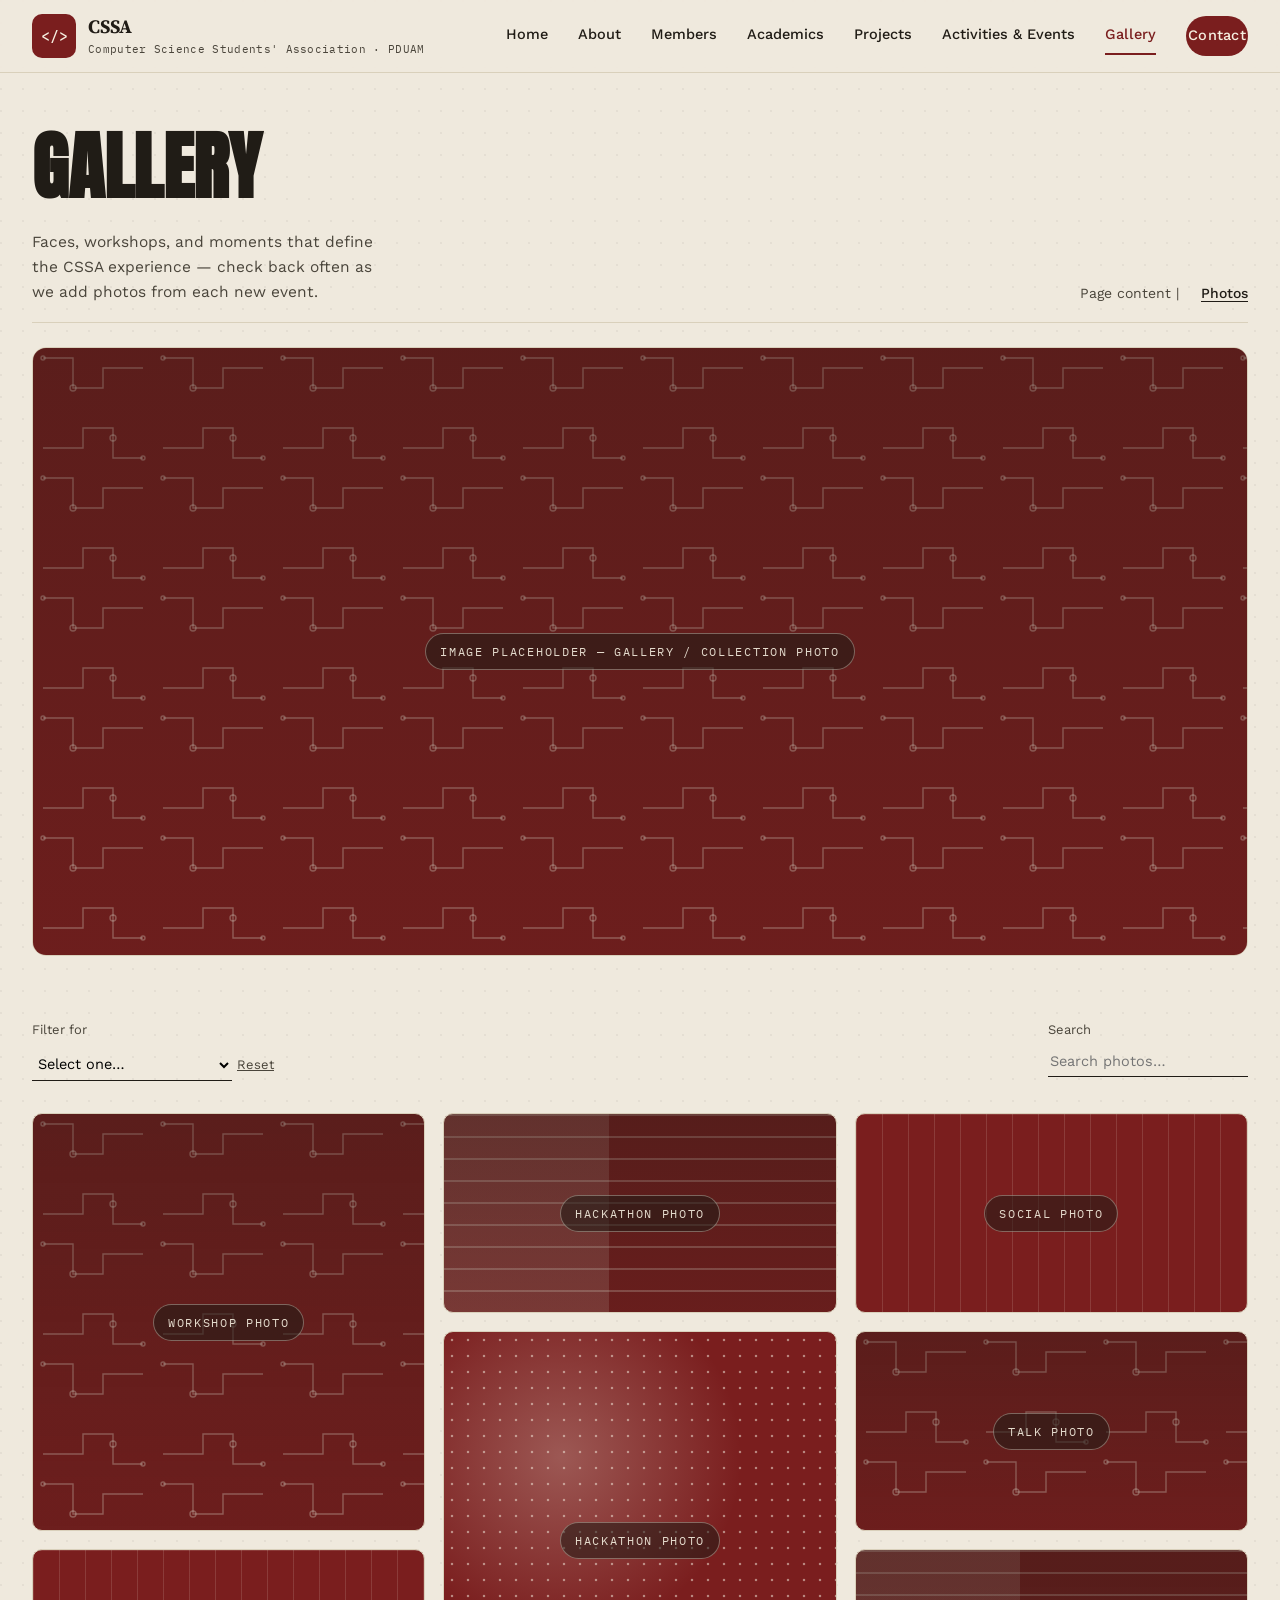
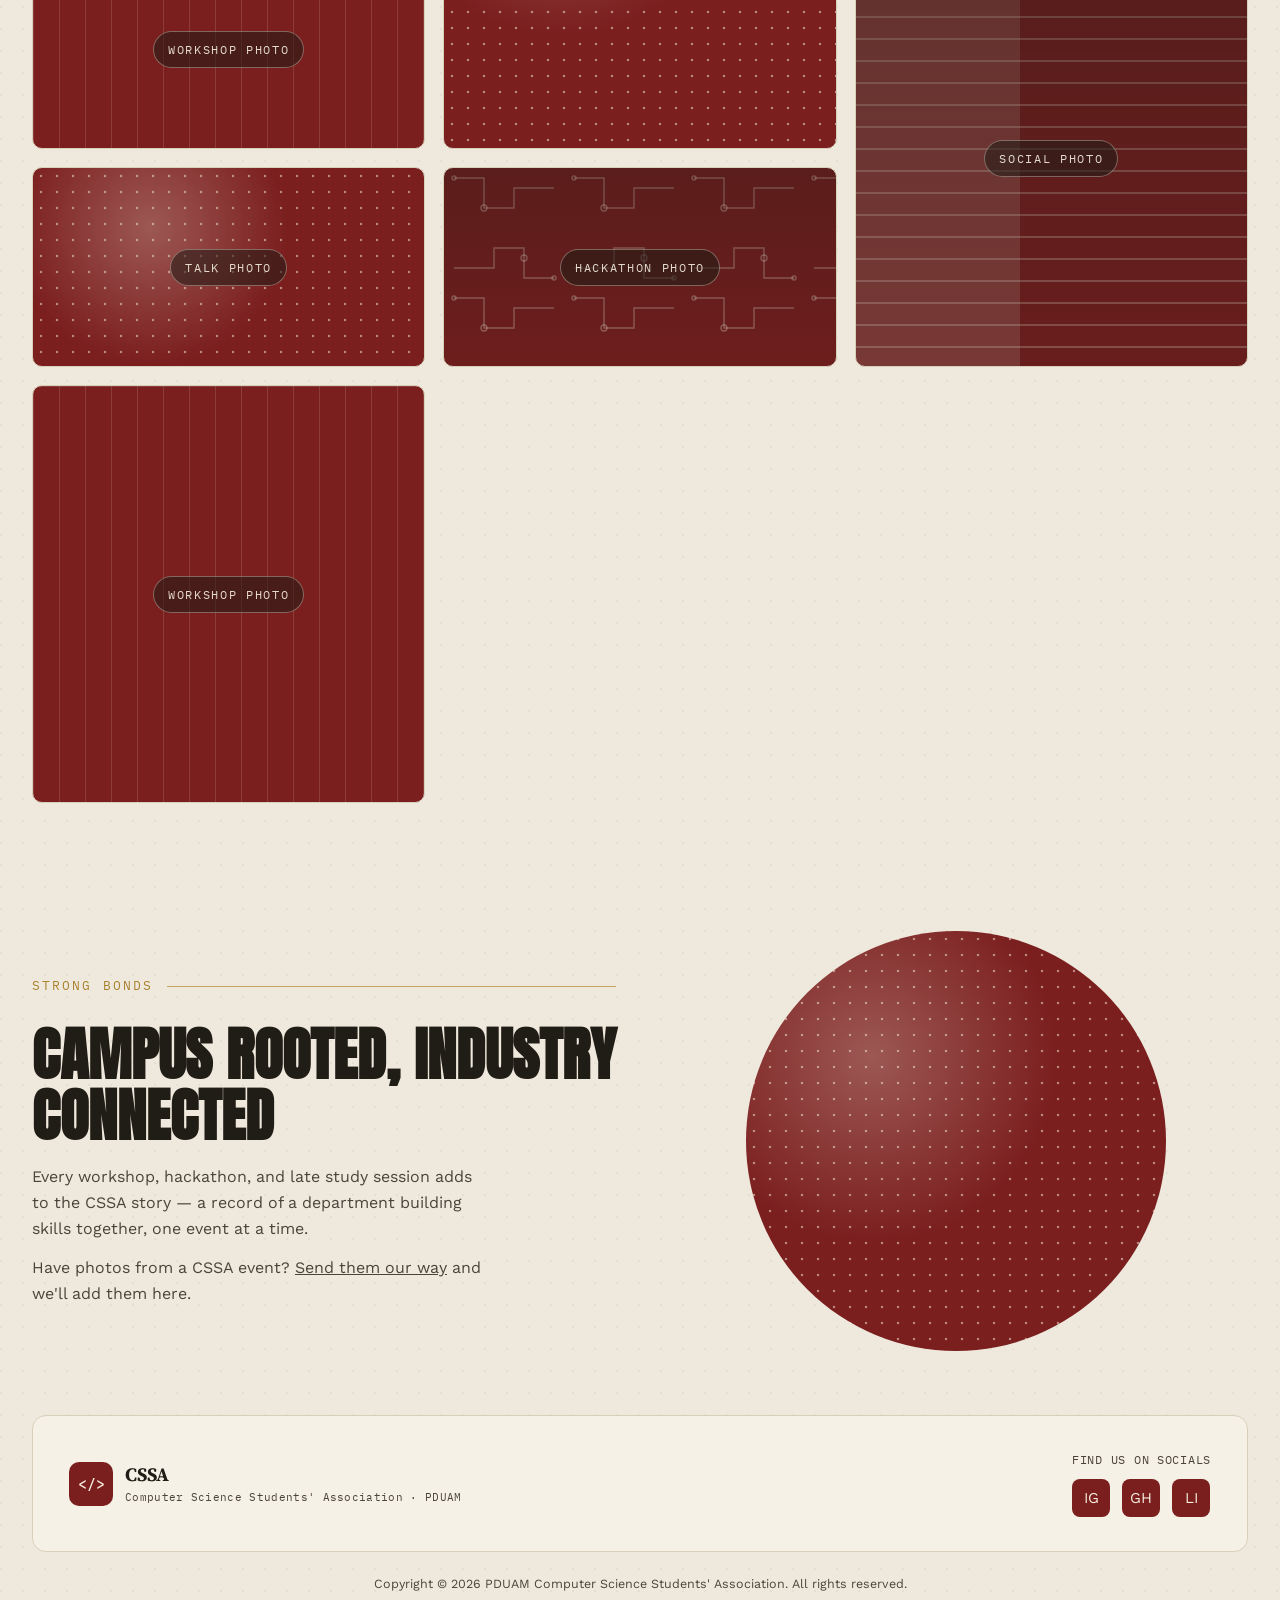
<file: gallery.html>
<!DOCTYPE html>
<html lang="en">
<head>
  <link rel="stylesheet" href="https://cdnjs.cloudflare.com/ajax/libs/font-awesome/6.4.0/css/all.min.css">
  <link rel="icon" type="image/jpeg" href="assets/logo/pduam-logo.jpg" />
  <link rel="canonical" href="https://csc.pduamamjonga.ac.in/cssa/gallery">
  <meta name="robots" content="index, follow">
  <meta property="og:title" content="CSSA — Computer Science Students' Association, PDUAM">
  <meta property="og:description" content="The Computer Science Students' Association at PDUAM — community, curriculum, and career for CS students in Amjonga, Assam.">
  <meta property="og:url" content="https://csc.pduamamjonga.ac.in/cssa/gallery">
  <script type="application/ld+json">
  {
  "@context": "https://schema.org",
  "@type": "EducationalOrganization",
  "name": "Computer Science Students' Association (CSSA)",
  "alternateName": "CSSA PDUAM Amjonga",
  "url": "https://csc.pduamamjonga.ac.in/cssa/",
  "parentOrganization": {
    "@type": "CollegeOrUniversity",
    "name": "Pandit Deendayal Upadhyaya Adarsha Mahavidyalaya, Amjonga",
    "url": "https://csc.pduamamjonga.ac.in/"
  },
  "description": "The Computer Science Students' Association (CSSA) at PDUAM Amjonga connects students and developers to shape software innovation.",
  "knowsAbout": [
    "Computer Science",
    "Software Development",
    "Web Engineering",
    "Algorithms",
    "Database Systems"
  ]
}
  </script>
  <script>
  if (window.location.hostname === 'cscpduama.github.io') {
    window.location.replace('https://csc.pduamamjonga.ac.in' + window.location.pathname.replace(/^\/CSSA/i, '/cssa'));
  }
  if (window.location.hostname === 'csc.pduamamjonga.in' || window.location.hostname === 'csc.pduamamjonga.ac.in' || window.location.hostname.includes('pduamamjonga') || window.location.hostname === 'cscpduama.github.io') {
    const base = document.createElement('base');
    base.href = '/cssa/';
    document.head.insertBefore(base, document.head.firstChild);
  }
</script>
<meta charset="UTF-8">
<meta name="viewport" content="width=device-width, initial-scale=1.0">
<title>Gallery | CSSA PDUAMA</title>
<meta name="description" content="Photos from CSSA workshops, hackathons, and events.">
<link rel="stylesheet" href="styles.css">
</head>
<body>

<header class="site-header">
  <div class="wrap">
    <a href="index.html" class="brand">
      <span class="brand-mark">&lt;/&gt;</span>
      <span class="brand-text"><span class="b1">CSSA</span><br><span class="b2">Computer Science Students' Association · PDUAM</span></span>
    </a>
    <nav class="nav" id="site-nav">
      <a href="index.html">Home</a>
      <a href="about.html">About</a>
      <a href="members.html">Members</a>
      <a href="academics.html">Academics</a>
      <a href="projects.html">Projects</a>
      <a href="activities.html">Activities &amp; Events</a>
      <a href="gallery.html" aria-current="page">Gallery</a>
      <a href="contact.html" class="nav-cta">Contact</a>
    </nav>
    <button class="nav-toggle" aria-label="Toggle menu" aria-expanded="false" aria-controls="site-nav"><span></span><span></span><span></span></button>
  </div>
</header>

<main>
  <section class="hero" style="padding-top:56px;">
    <div class="wrap">
      <h1 style="font-size:clamp(38px,7vw,74px);">Gallery</h1>
      <div class="hero-meta">
        <p class="hero-sub">Faces, workshops, and moments that define the CSSA experience — check back often as we add photos from each new event.</p>
        <div class="page-links">
          <span class="label">Page content&nbsp;|</span>
          <a href="#photos">Photos</a>
        </div>
      </div>
      <div class="hero-figure">
        <div class="ph ph-hero ph-circuit"><span class="ph-label">Image placeholder — gallery / collection photo</span></div>
      </div>
    </div>
  </section>

  <section id="photos">
    <div class="wrap" data-filter-group>
      <div class="events-tools">
        <div class="field">
          <label for="gallery-filter">Filter for</label>
          <select id="gallery-filter" data-filter-select>
            <option value="all">Select one…</option>
            <option value="workshop">Workshops</option>
            <option value="hackathon">Hackathons</option>
            <option value="social">Socials</option>
            <option value="talk">Talks</option>
          </select>
          <a href="#" class="reset-link" data-filter-reset>Reset</a>
        </div>
        <div class="field">
          <label for="gallery-search">Search</label>
          <input type="text" id="gallery-search" placeholder="Search photos…" data-filter-search>
        </div>
      </div>

      <div class="gallery-grid" style="margin-top:32px;">
        <div data-filter-item data-tags="workshop" data-title="Git workshop" class="ph g-tall ph-circuit"><span class="ph-label">Workshop photo</span></div>
        <div data-filter-item data-tags="hackathon" data-title="CodeSprint teams" class="ph ph-square ph-code"><span class="ph-label">Hackathon photo</span></div>
        <div data-filter-item data-tags="social" data-title="Freshers meetup" class="ph ph-square ph-grid"><span class="ph-label">Social photo</span></div>
        <div data-filter-item data-tags="hackathon" data-title="CodeSprint winners" class="ph g-tall ph-dotmap"><span class="ph-label">Hackathon photo</span></div>
        <div data-filter-item data-tags="talk" data-title="Careers talk" class="ph ph-square ph-circuit"><span class="ph-label">Talk photo</span></div>
        <div data-filter-item data-tags="workshop" data-title="Web dev workshop" class="ph ph-square ph-grid"><span class="ph-label">Workshop photo</span></div>
        <div data-filter-item data-tags="social" data-title="Department social" class="ph g-tall ph-code"><span class="ph-label">Social photo</span></div>
        <div data-filter-item data-tags="talk" data-title="ML talk" class="ph ph-square ph-dotmap"><span class="ph-label">Talk photo</span></div>
        <div data-filter-item data-tags="hackathon" data-title="CodeSprint venue" class="ph ph-square ph-circuit"><span class="ph-label">Hackathon photo</span></div>
        <div data-filter-item data-tags="workshop" data-title="Orientation session" class="ph g-tall ph-grid"><span class="ph-label">Workshop photo</span></div>
      </div>
    </div>
  </section>

  <section>
    <div class="wrap statement">
      <div>
        <div class="eyebrow">Strong Bonds</div>
        <h2>Campus rooted, industry connected</h2>
        <p>Every workshop, hackathon, and late study session adds to the CSSA story — a record of a department building skills together, one event at a time.</p>
        <p>Have photos from a CSSA event? <a href="contact.html" style="text-decoration:underline;">Send them our way</a> and we'll add them here.</p>
      </div>
      <div class="globe-wrap">
        <div class="globe ph ph-dotmap"></div>
      </div>
    </div>
  </section>
</main>

<footer class="site-footer">
  <div class="wrap">
    <div class="footer-card">
      <div class="brand">
        <span class="brand-mark">&lt;/&gt;</span>
        <span class="brand-text"><span class="b1">CSSA</span><br><span class="b2">Computer Science Students' Association · PDUAM</span></span>
      </div>
      <div>
        <div style="font-family:var(--f-mono);font-size:12px;letter-spacing:.06em;text-transform:uppercase;color:var(--ink-soft);margin-bottom:10px;text-align:right;">Find us on socials</div>
        <div class="social"><a href="#" aria-label="Instagram">IG</a><a href="#" aria-label="GitHub">GH</a><a href="#" aria-label="LinkedIn">LI</a></div>
      </div>
    </div>
    <p class="copyright">Copyright © 2026 PDUAM Computer Science Students' Association. All rights reserved.</p>
  </div>
</footer>
<script src="script.js"></script>
</body>
</html>
</file>
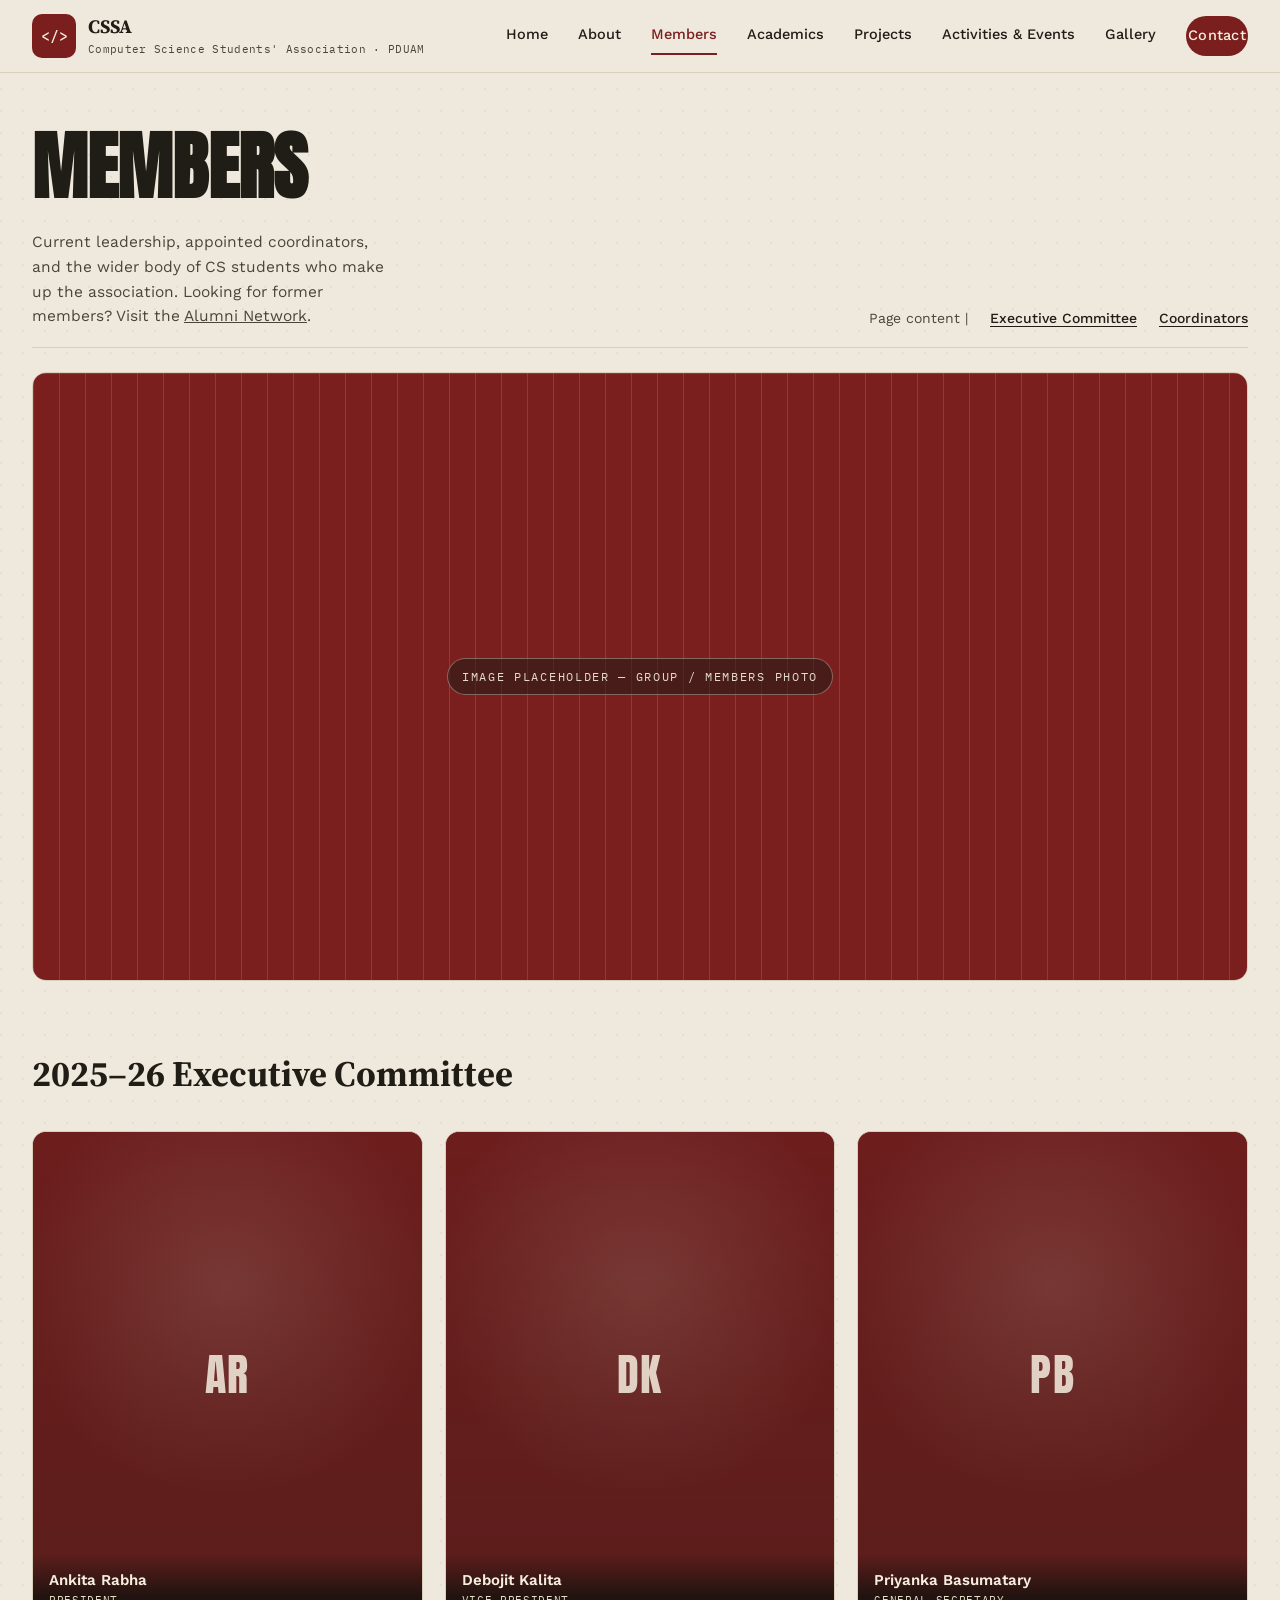
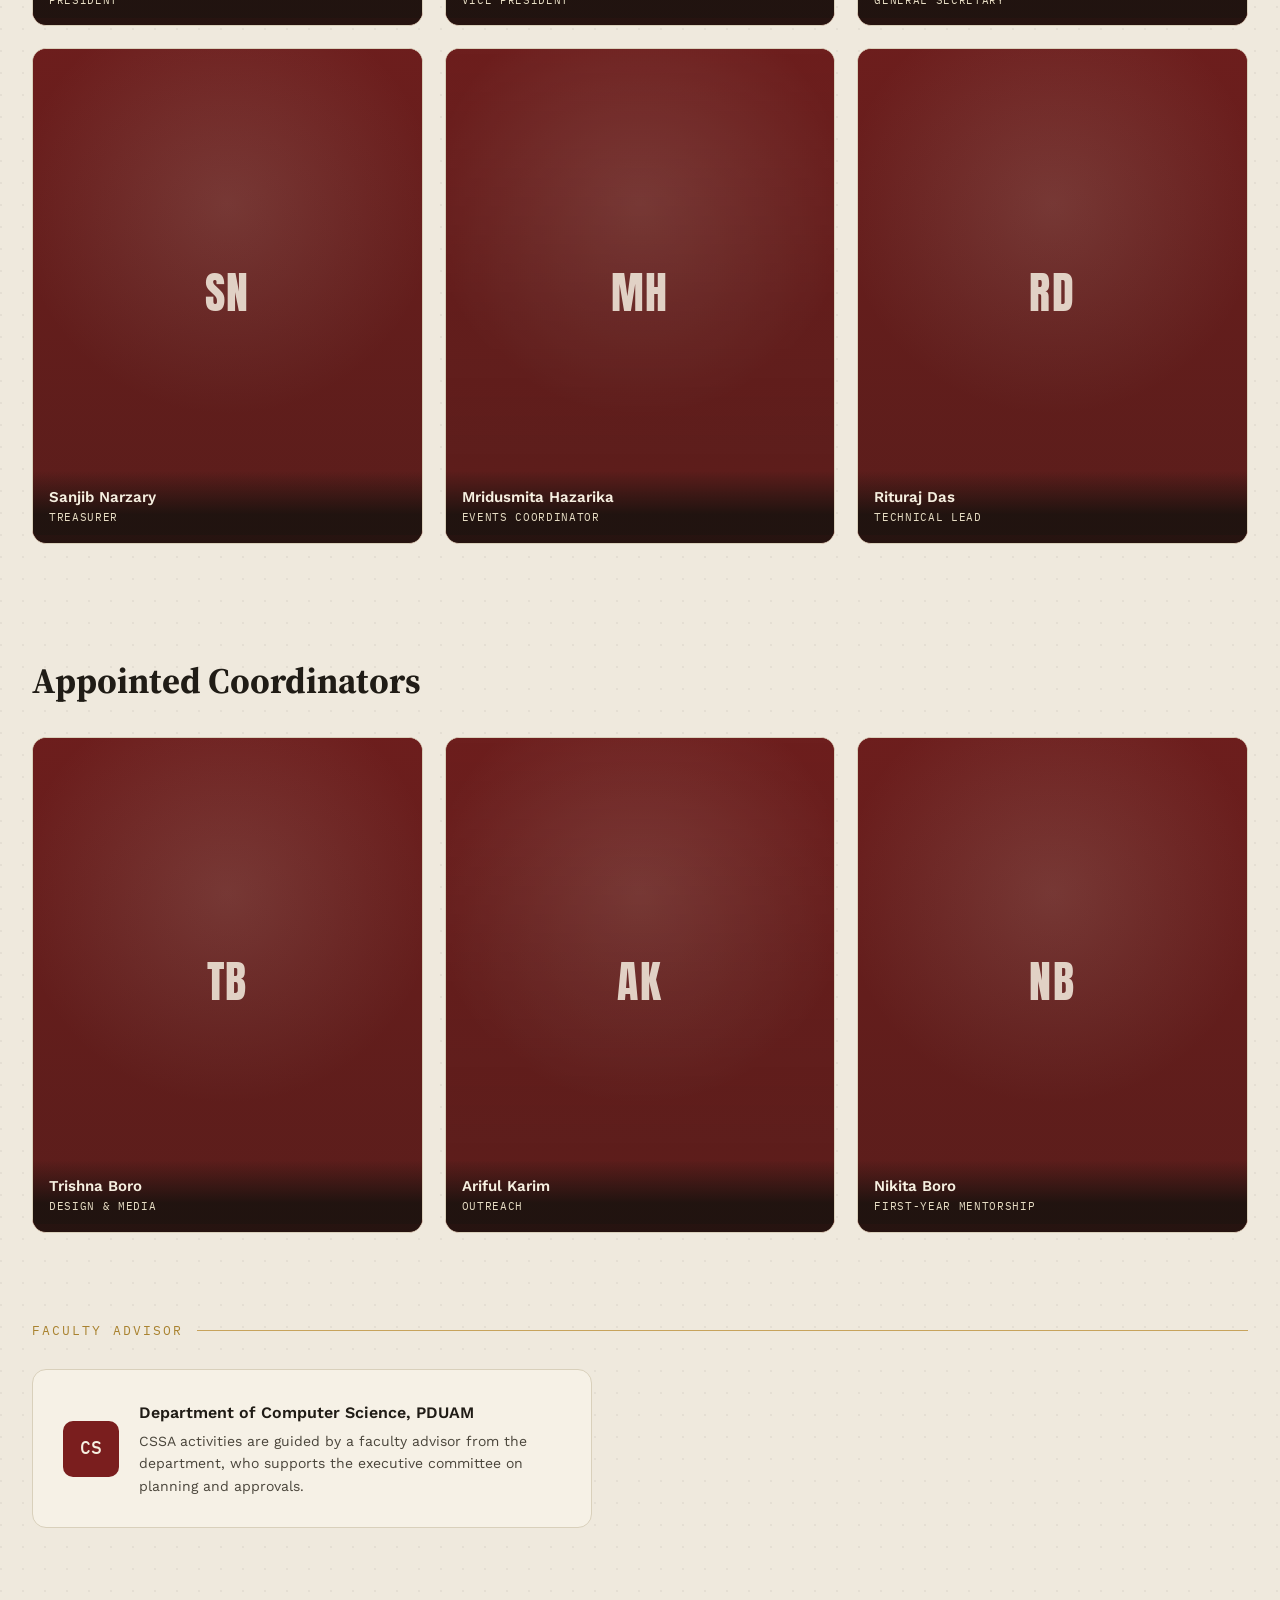
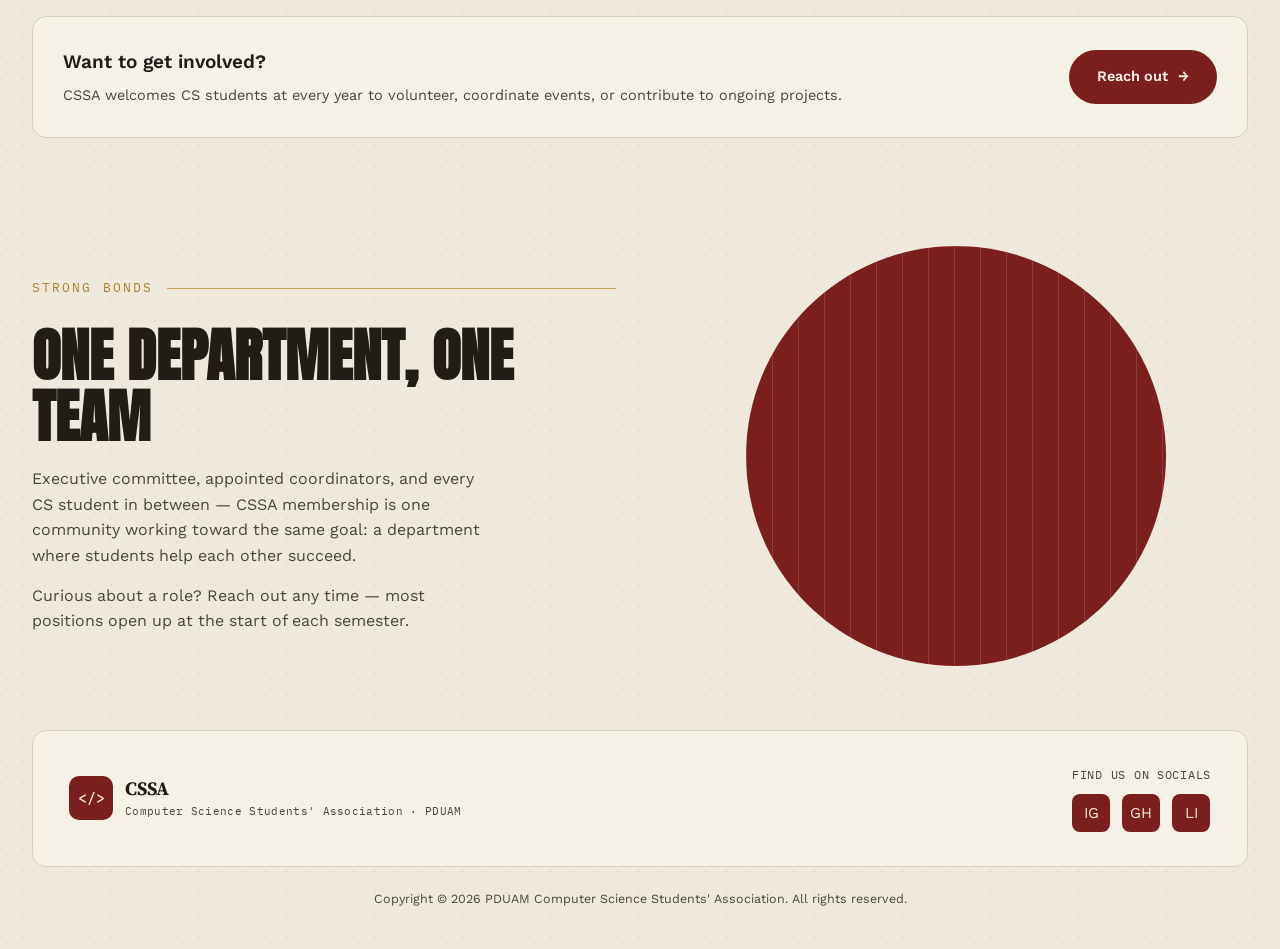
<file: members.html>
<!DOCTYPE html>
<html lang="en">
<head>
  <link rel="stylesheet" href="https://cdnjs.cloudflare.com/ajax/libs/font-awesome/6.4.0/css/all.min.css">
  <link rel="icon" type="image/jpeg" href="assets/logo/pduam-logo.jpg" />
  <link rel="canonical" href="https://csc.pduamamjonga.ac.in/cssa/members">
  <meta name="robots" content="index, follow">
  <meta property="og:title" content="CSSA — Computer Science Students' Association, PDUAM">
  <meta property="og:description" content="The Computer Science Students' Association at PDUAM — community, curriculum, and career for CS students in Amjonga, Assam.">
  <meta property="og:url" content="https://csc.pduamamjonga.ac.in/cssa/members">
  <script type="application/ld+json">
  {
  "@context": "https://schema.org",
  "@type": "EducationalOrganization",
  "name": "Computer Science Students' Association (CSSA)",
  "alternateName": "CSSA PDUAM Amjonga",
  "url": "https://csc.pduamamjonga.ac.in/cssa/",
  "parentOrganization": {
    "@type": "CollegeOrUniversity",
    "name": "Pandit Deendayal Upadhyaya Adarsha Mahavidyalaya, Amjonga",
    "url": "https://csc.pduamamjonga.ac.in/"
  },
  "description": "The Computer Science Students' Association (CSSA) at PDUAM Amjonga connects students and developers to shape software innovation.",
  "knowsAbout": [
    "Computer Science",
    "Software Development",
    "Web Engineering",
    "Algorithms",
    "Database Systems"
  ]
}
  </script>
  <script>
  if (window.location.hostname === 'cscpduama.github.io') {
    window.location.replace('https://csc.pduamamjonga.ac.in' + window.location.pathname.replace(/^\/CSSA/i, '/cssa'));
  }
  if (window.location.hostname === 'csc.pduamamjonga.in' || window.location.hostname === 'csc.pduamamjonga.ac.in' || window.location.hostname.includes('pduamamjonga') || window.location.hostname === 'cscpduama.github.io') {
    const base = document.createElement('base');
    base.href = '/cssa/';
    document.head.insertBefore(base, document.head.firstChild);
  }
</script>
<meta charset="UTF-8">
<meta name="viewport" content="width=device-width, initial-scale=1.0">
<title>Members | CSSA PDUAMA</title>
<meta name="description" content="Current CSSA leadership, appointed members, and department students.">
<link rel="stylesheet" href="styles.css">
</head>
<body>

<header class="site-header">
  <div class="wrap">
    <a href="index.html" class="brand">
      <span class="brand-mark">&lt;/&gt;</span>
      <span class="brand-text"><span class="b1">CSSA</span><br><span class="b2">Computer Science Students' Association · PDUAM</span></span>
    </a>
    <nav class="nav" id="site-nav">
      <a href="index.html">Home</a>
      <a href="about.html">About</a>
      <a href="members.html" aria-current="page">Members</a>
      <a href="academics.html">Academics</a>
      <a href="projects.html">Projects</a>
      <a href="activities.html">Activities &amp; Events</a>
      <a href="gallery.html">Gallery</a>
      <a href="contact.html" class="nav-cta">Contact</a>
    </nav>
    <button class="nav-toggle" aria-label="Toggle menu" aria-expanded="false" aria-controls="site-nav"><span></span><span></span><span></span></button>
  </div>
</header>

<main>
  <section class="hero" style="padding-top:56px;">
    <div class="wrap">
      <h1 style="font-size:clamp(38px,7vw,74px);">Members</h1>
      <div class="hero-meta">
        <p class="hero-sub">Current leadership, appointed coordinators, and the wider body of CS students who make up the association. Looking for former members? Visit the <a href="alumni.html" style="text-decoration:underline;">Alumni Network</a>.</p>
        <div class="page-links">
          <span class="label">Page content&nbsp;|</span>
          <a href="#committee">Executive Committee</a>
          <a href="#coordinators">Coordinators</a>
        </div>
      </div>
      <div class="hero-figure">
        <div class="ph ph-hero ph-grid"><span class="ph-label">Image placeholder — group / members photo</span></div>
      </div>
    </div>
  </section>

  <section id="committee">
    <div class="wrap">
      <h3 class="section-title" style="margin-bottom:28px;">2025–26 Executive Committee</h3>
      <div class="team-grid">
        <div class="member">
          <div class="avatar-ph"><span class="mono">AR</span></div>
          <div class="member-info"><div class="name">Ankita Rabha</div><div class="role">President</div></div>
        </div>
        <div class="member">
          <div class="avatar-ph"><span class="mono">DK</span></div>
          <div class="member-info"><div class="name">Debojit Kalita</div><div class="role">Vice President</div></div>
        </div>
        <div class="member">
          <div class="avatar-ph"><span class="mono">PB</span></div>
          <div class="member-info"><div class="name">Priyanka Basumatary</div><div class="role">General Secretary</div></div>
        </div>
        <div class="member">
          <div class="avatar-ph"><span class="mono">SN</span></div>
          <div class="member-info"><div class="name">Sanjib Narzary</div><div class="role">Treasurer</div></div>
        </div>
        <div class="member">
          <div class="avatar-ph"><span class="mono">MH</span></div>
          <div class="member-info"><div class="name">Mridusmita Hazarika</div><div class="role">Events Coordinator</div></div>
        </div>
        <div class="member">
          <div class="avatar-ph"><span class="mono">RD</span></div>
          <div class="member-info"><div class="name">Rituraj Das</div><div class="role">Technical Lead</div></div>
        </div>
      </div>
    </div>
  </section>

  <section class="tight" id="coordinators">
    <div class="wrap">
      <h3 class="section-title" style="margin-bottom:28px;">Appointed Coordinators</h3>
      <div class="team-grid">
        <div class="member">
          <div class="avatar-ph"><span class="mono">TB</span></div>
          <div class="member-info"><div class="name">Trishna Boro</div><div class="role">Design &amp; Media</div></div>
        </div>
        <div class="member">
          <div class="avatar-ph"><span class="mono">AK</span></div>
          <div class="member-info"><div class="name">Ariful Karim</div><div class="role">Outreach</div></div>
        </div>
        <div class="member">
          <div class="avatar-ph"><span class="mono">NB</span></div>
          <div class="member-info"><div class="name">Nikita Boro</div><div class="role">First-Year Mentorship</div></div>
        </div>
      </div>
    </div>
  </section>

  <section class="tight">
    <div class="wrap">
      <div class="eyebrow">Faculty Advisor</div>
      <div class="card" style="display:flex; gap:20px; align-items:center; max-width:560px;">
        <div class="brand-mark" style="width:56px;height:56px;font-size:18px;">CS</div>
        <div>
          <div style="font-weight:600; font-size:16px;">Department of Computer Science, PDUAM</div>
          <div style="font-size:14px; color:var(--ink-soft); margin-top:4px;">CSSA activities are guided by a faculty advisor from the department, who supports the executive committee on planning and approvals.</div>
        </div>
      </div>
    </div>
  </section>

  <section class="tight">
    <div class="wrap">
      <div class="card" style="display:flex; justify-content:space-between; align-items:center; gap:24px; flex-wrap:wrap;">
        <div>
          <h4 style="font-size:19px; margin-bottom:6px;">Want to get involved?</h4>
          <p style="color:var(--ink-soft); font-size:14.5px;">CSSA welcomes CS students at every year to volunteer, coordinate events, or contribute to ongoing projects.</p>
        </div>
        <a href="contact.html" class="btn">Reach out <span aria-hidden="true">→</span></a>
      </div>
    </div>
  </section>

  <section>
    <div class="wrap statement">
      <div>
        <div class="eyebrow">Strong Bonds</div>
        <h2>One department, one team</h2>
        <p>Executive committee, appointed coordinators, and every CS student in between — CSSA membership is one community working toward the same goal: a department where students help each other succeed.</p>
        <p>Curious about a role? Reach out any time — most positions open up at the start of each semester.</p>
      </div>
      <div class="globe-wrap">
        <div class="globe ph ph-grid"></div>
      </div>
    </div>
  </section>
</main>

<footer class="site-footer">
  <div class="wrap">
    <div class="footer-card">
      <div class="brand">
        <span class="brand-mark">&lt;/&gt;</span>
        <span class="brand-text"><span class="b1">CSSA</span><br><span class="b2">Computer Science Students' Association · PDUAM</span></span>
      </div>
      <div>
        <div style="font-family:var(--f-mono);font-size:12px;letter-spacing:.06em;text-transform:uppercase;color:var(--ink-soft);margin-bottom:10px;text-align:right;">Find us on socials</div>
        <div class="social"><a href="#" aria-label="Instagram">IG</a><a href="#" aria-label="GitHub">GH</a><a href="#" aria-label="LinkedIn">LI</a></div>
      </div>
    </div>
    <p class="copyright">Copyright © 2026 PDUAM Computer Science Students' Association. All rights reserved.</p>
  </div>
</footer>
<script src="script.js"></script>
</body>
</html>
</file>
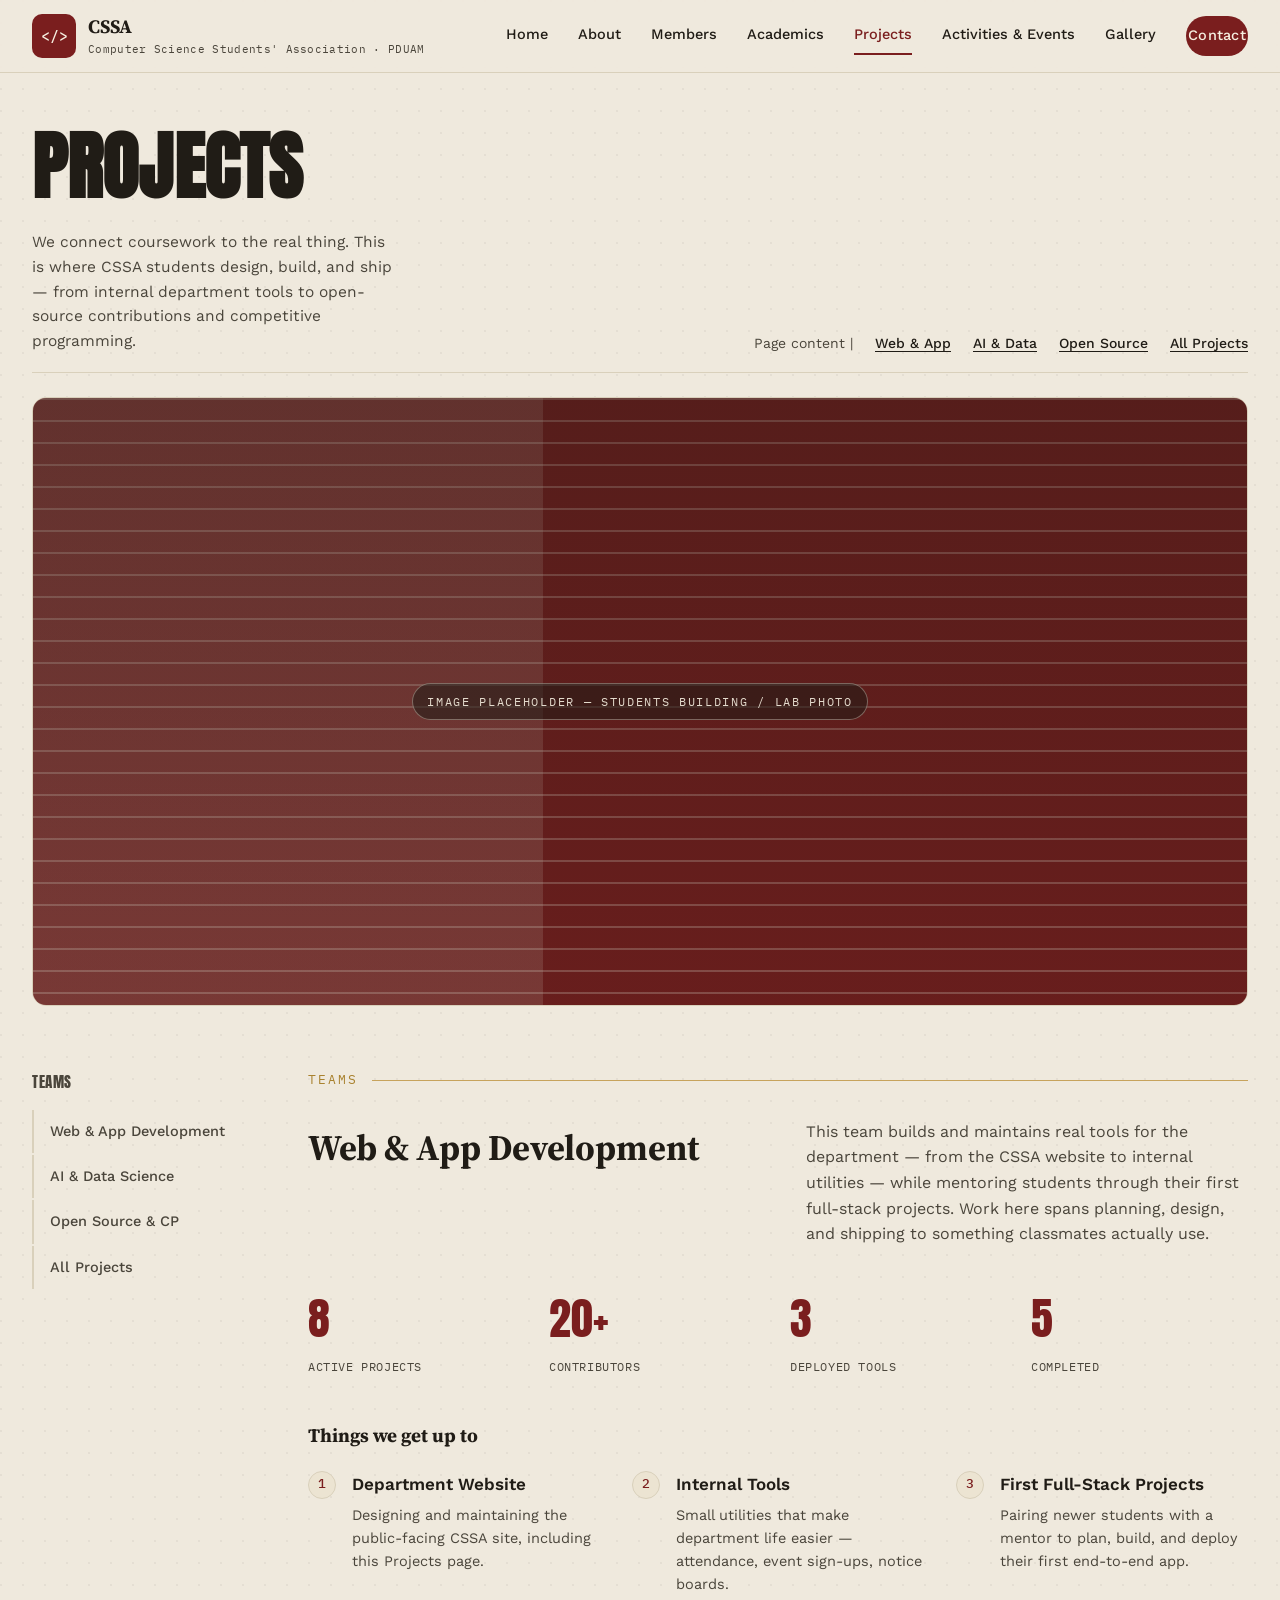
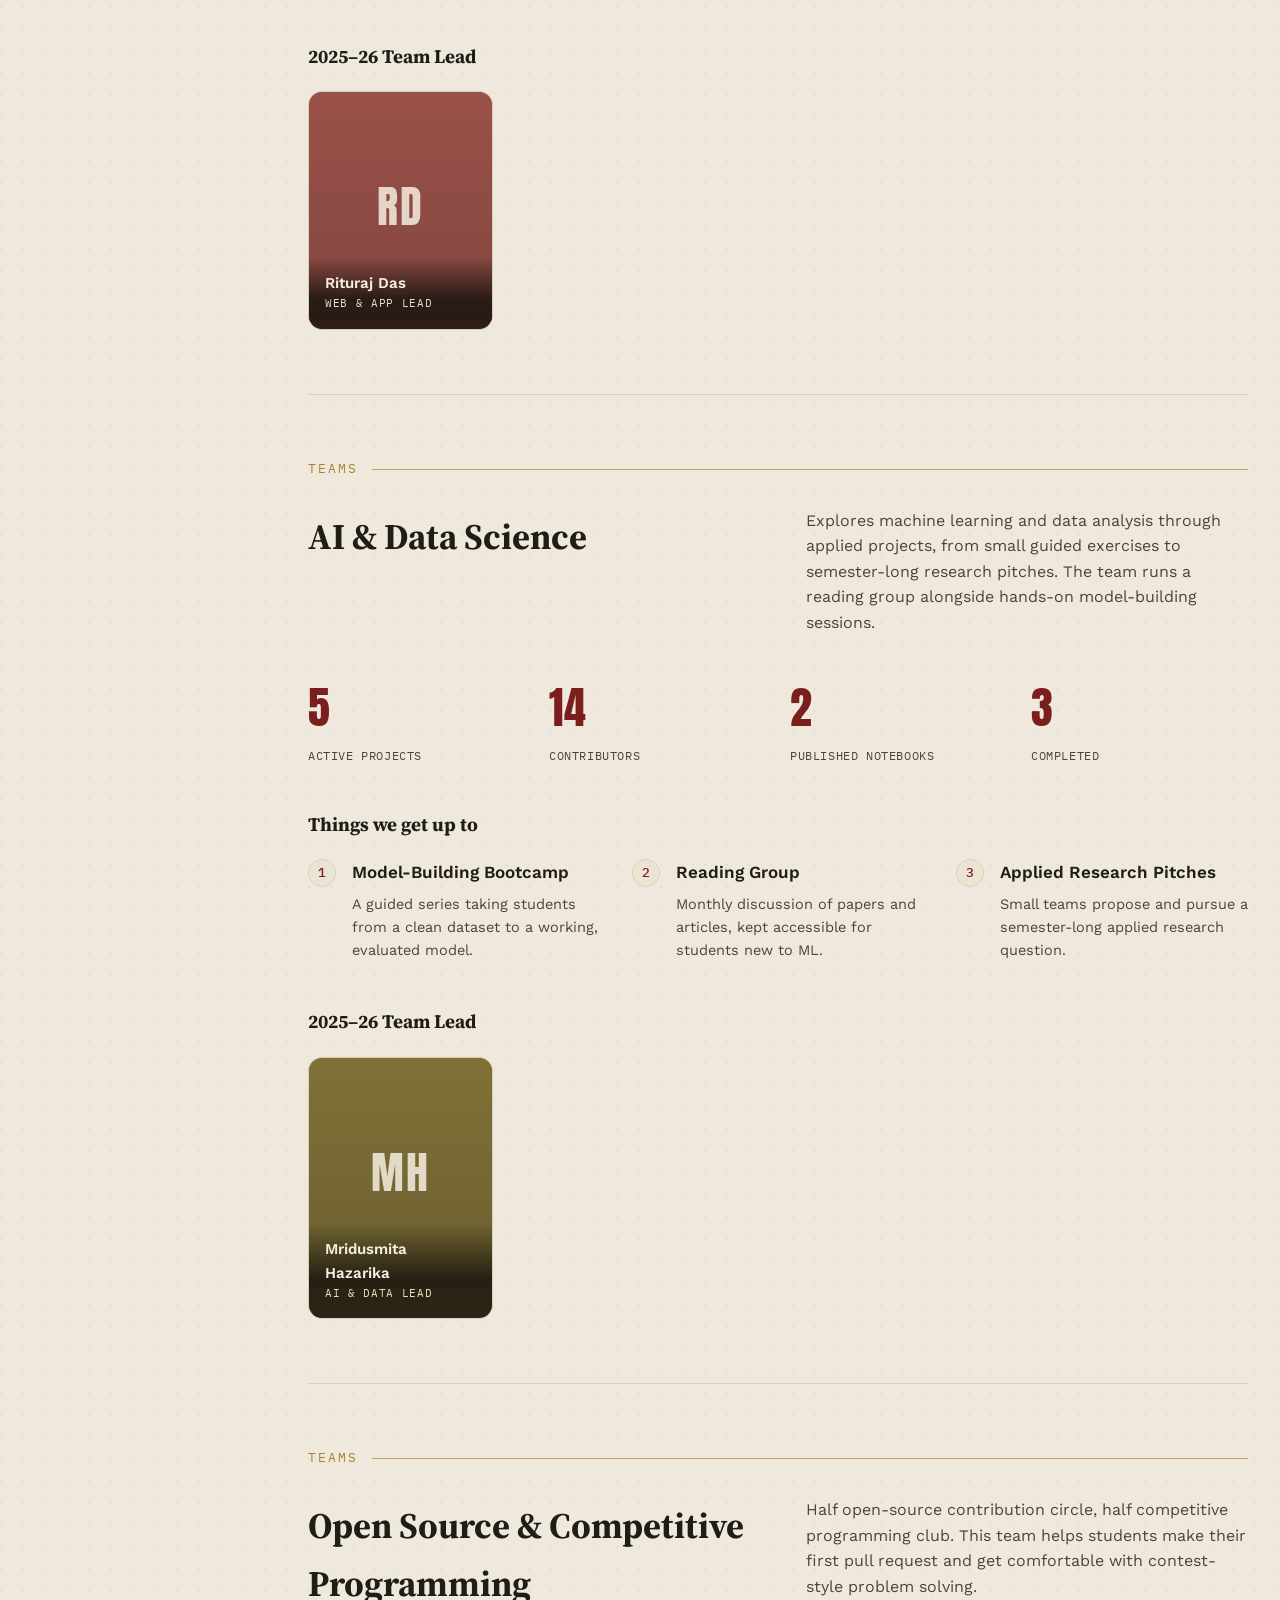
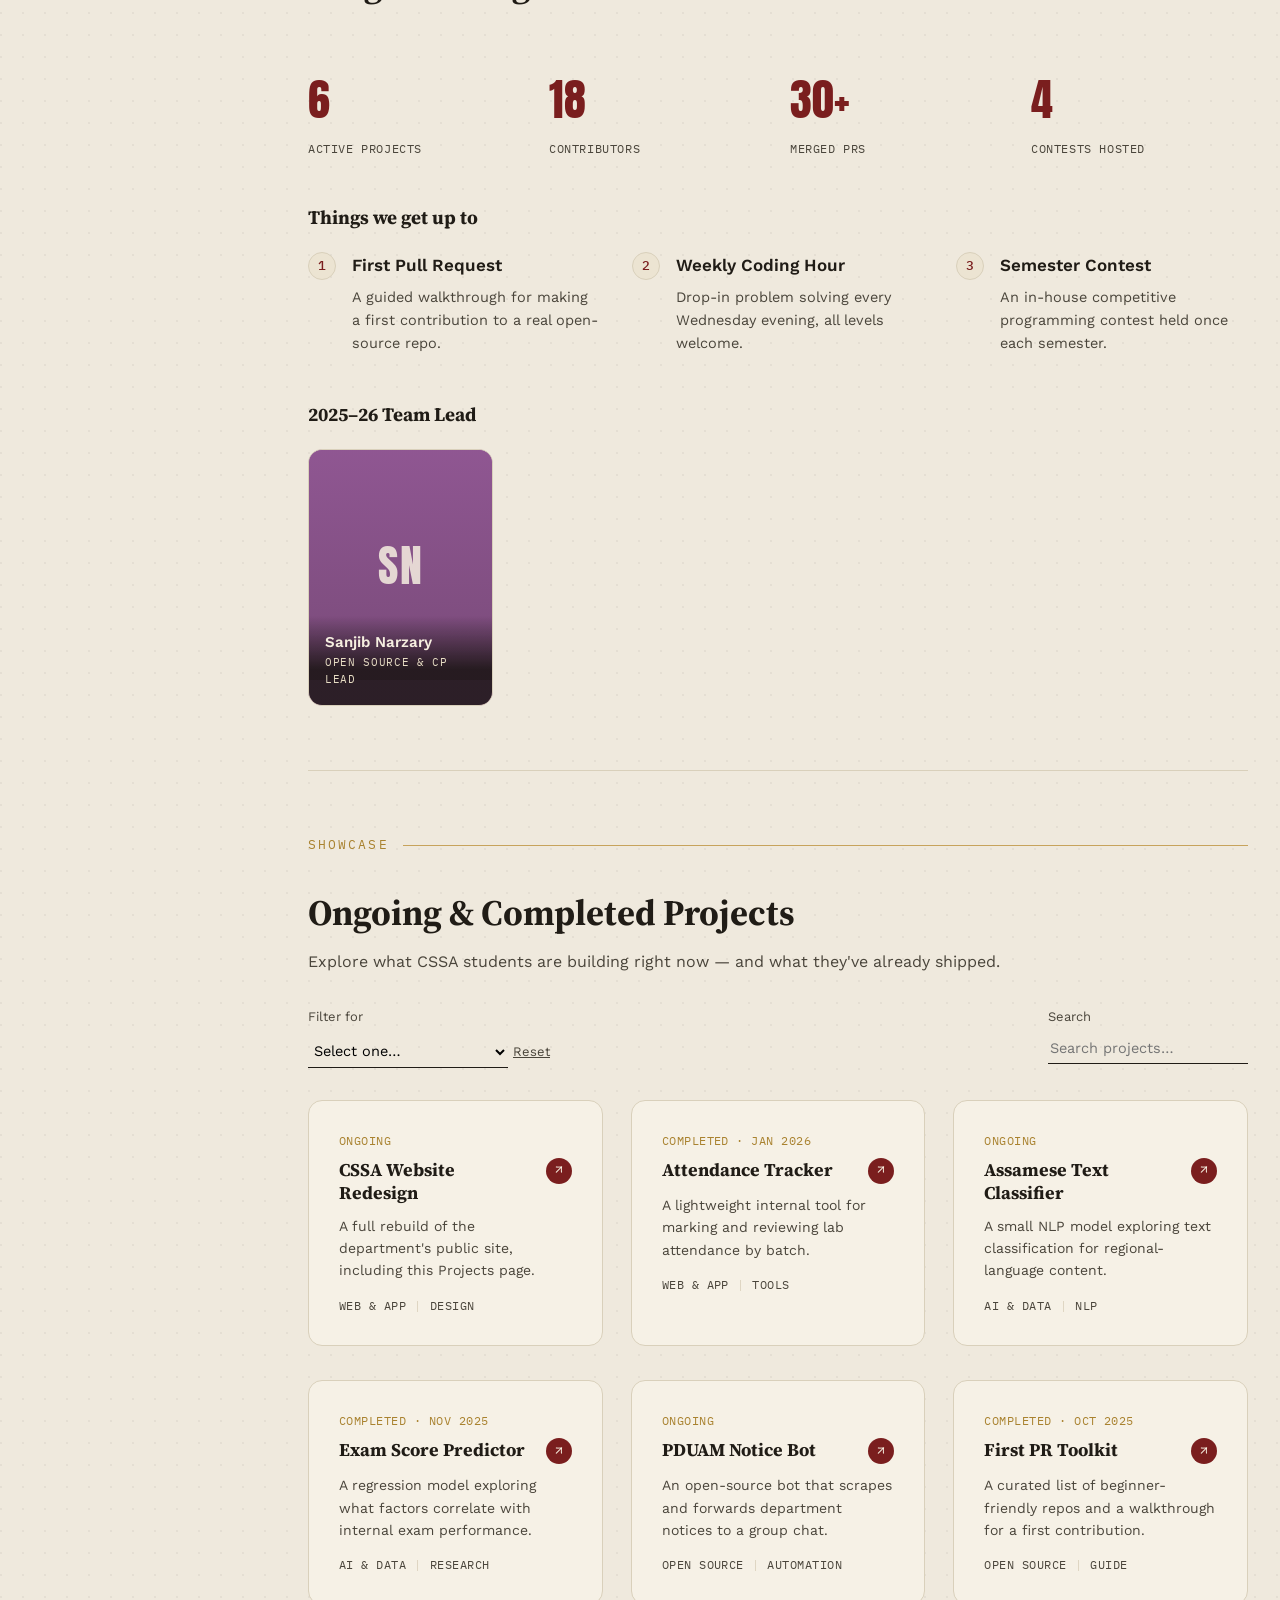
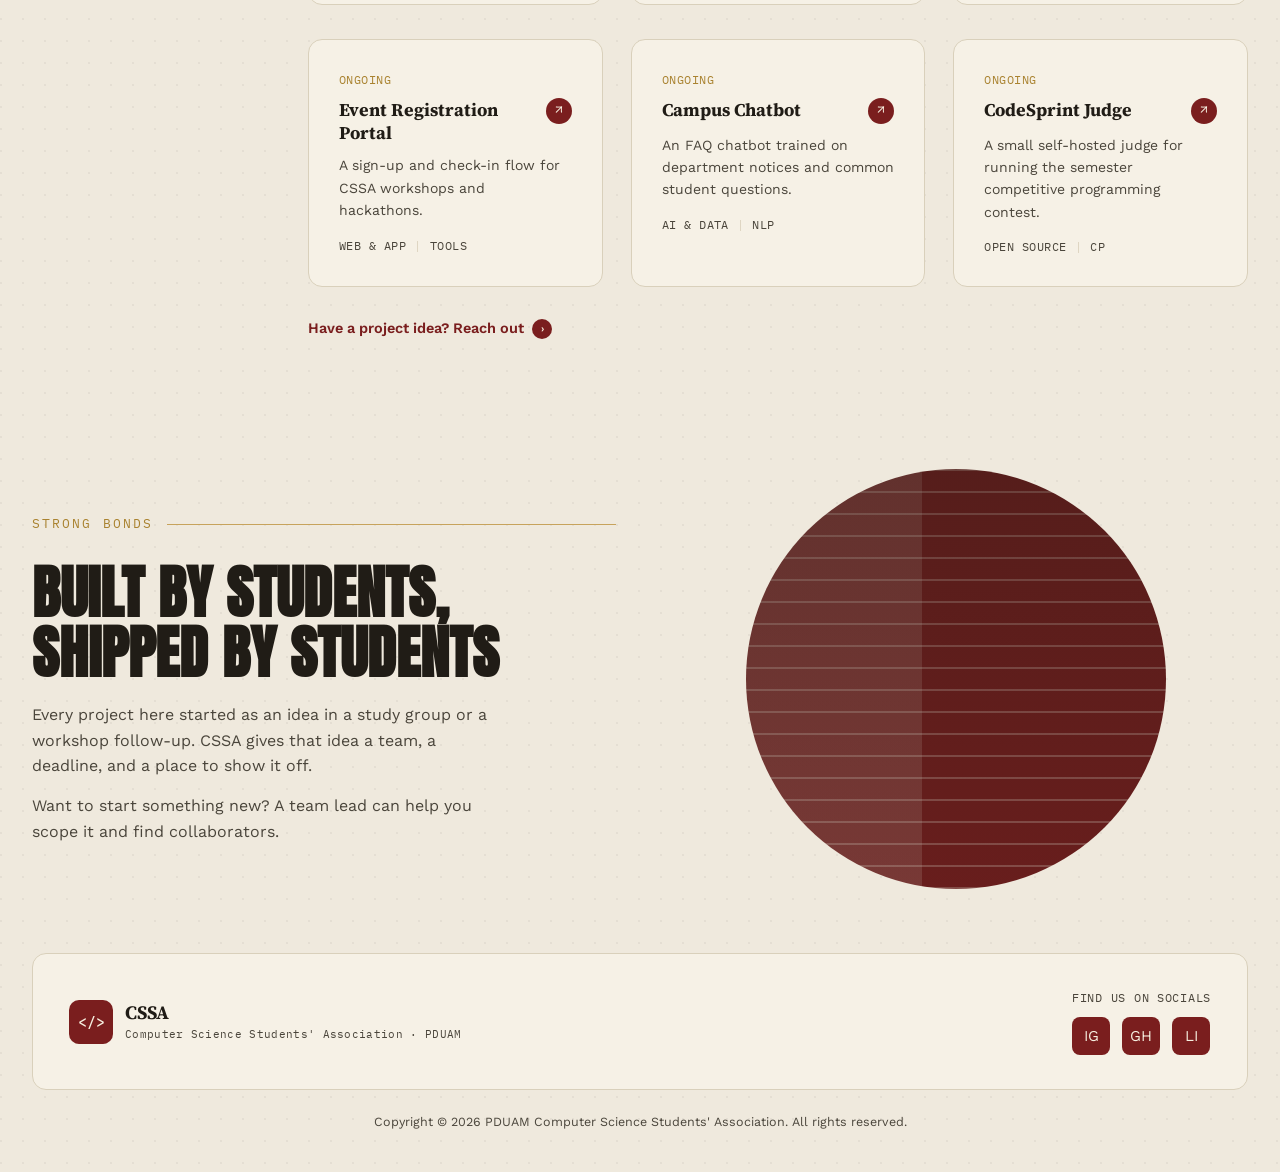
<file: projects.html>
<!DOCTYPE html>
<html lang="en">
<head>
  <link rel="stylesheet" href="https://cdnjs.cloudflare.com/ajax/libs/font-awesome/6.4.0/css/all.min.css">
  <link rel="icon" type="image/jpeg" href="assets/logo/pduam-logo.jpg" />
  <link rel="canonical" href="https://csc.pduamamjonga.ac.in/cssa/projects">
  <meta name="robots" content="index, follow">
  <meta property="og:title" content="CSSA — Computer Science Students' Association, PDUAM">
  <meta property="og:description" content="The Computer Science Students' Association at PDUAM — community, curriculum, and career for CS students in Amjonga, Assam.">
  <meta property="og:url" content="https://csc.pduamamjonga.ac.in/cssa/projects">
  <script type="application/ld+json">
  {
  "@context": "https://schema.org",
  "@type": "EducationalOrganization",
  "name": "Computer Science Students' Association (CSSA)",
  "alternateName": "CSSA PDUAM Amjonga",
  "url": "https://csc.pduamamjonga.ac.in/cssa/",
  "parentOrganization": {
    "@type": "CollegeOrUniversity",
    "name": "Pandit Deendayal Upadhyaya Adarsha Mahavidyalaya, Amjonga",
    "url": "https://csc.pduamamjonga.ac.in/"
  },
  "description": "The Computer Science Students' Association (CSSA) at PDUAM Amjonga connects students and developers to shape software innovation.",
  "knowsAbout": [
    "Computer Science",
    "Software Development",
    "Web Engineering",
    "Algorithms",
    "Database Systems"
  ]
}
  </script>
  <script>
  if (window.location.hostname === 'cscpduama.github.io') {
    window.location.replace('https://csc.pduamamjonga.ac.in' + window.location.pathname.replace(/^\/CSSA/i, '/cssa'));
  }
  if (window.location.hostname === 'csc.pduamamjonga.in' || window.location.hostname === 'csc.pduamamjonga.ac.in' || window.location.hostname.includes('pduamamjonga') || window.location.hostname === 'cscpduama.github.io') {
    const base = document.createElement('base');
    base.href = '/cssa/';
    document.head.insertBefore(base, document.head.firstChild);
  }
</script>
<meta charset="UTF-8">
<meta name="viewport" content="width=device-width, initial-scale=1.0">
<title>Projects | CSSA PDUAMA</title>
<meta name="description" content="Student projects at CSSA — web & app development, AI & data science, and open source, ongoing and completed.">
<link rel="stylesheet" href="styles.css">
</head>
<body>

<header class="site-header">
  <div class="wrap">
    <a href="index.html" class="brand">
      <span class="brand-mark">&lt;/&gt;</span>
      <span class="brand-text"><span class="b1">CSSA</span><br><span class="b2">Computer Science Students' Association · PDUAM</span></span>
    </a>
    <nav class="nav" id="site-nav">
      <a href="index.html">Home</a>
      <a href="about.html">About</a>
      <a href="members.html">Members</a>
      <a href="academics.html">Academics</a>
      <a href="projects.html" aria-current="page">Projects</a>
      <a href="activities.html">Activities &amp; Events</a>
      <a href="gallery.html">Gallery</a>
      <a href="contact.html" class="nav-cta">Contact</a>
    </nav>
    <button class="nav-toggle" aria-label="Toggle menu" aria-expanded="false" aria-controls="site-nav"><span></span><span></span><span></span></button>
  </div>
</header>

<main>
  <!-- HERO -->
  <section class="hero" style="padding-top:56px;">
    <div class="wrap">
      <h1 style="font-size:clamp(38px,7vw,74px);">Projects</h1>
      <div class="hero-meta">
        <p class="hero-sub">We connect coursework to the real thing. This is where CSSA students design, build, and ship — from internal department tools to open-source contributions and competitive programming.</p>
        <div class="page-links">
          <span class="label">Page content&nbsp;|</span>
          <a href="#web-app">Web &amp; App</a>
          <a href="#ai-data">AI &amp; Data</a>
          <a href="#open-source">Open Source</a>
          <a href="#all-projects">All Projects</a>
        </div>
      </div>
      <div class="hero-figure">
        <div class="ph ph-hero ph-code"><span class="ph-label">Image placeholder — students building / lab photo</span></div>
      </div>
    </div>
  </section>

  <section>
    <div class="wrap side-layout">

      <nav class="side-nav" aria-label="Project team sections">
        <div class="side-title">TEAMS</div>
        <a href="#web-app">Web &amp; App Development</a>
        <a href="#ai-data">AI &amp; Data Science</a>
        <a href="#open-source">Open Source &amp; CP</a>
        <a href="#all-projects">All Projects</a>
      </nav>

      <div>

        <!-- WEB & APP -->
        <div class="side-section" id="web-app">
          <div class="eyebrow">Teams</div>
          <div class="two-col" style="align-items:flex-start; margin-bottom:0;">
            <h3 class="section-title">Web &amp; App Development</h3>
            <p style="color:var(--ink-soft);">This team builds and maintains real tools for the department — from the CSSA website to internal utilities — while mentoring students through their first full-stack projects. Work here spans planning, design, and shipping to something classmates actually use.</p>
          </div>

          <div class="stat-row" style="margin-top:36px;">
            <div><div class="stat-num">8</div><div class="stat-label">Active projects</div></div>
            <div><div class="stat-num">20+</div><div class="stat-label">Contributors</div></div>
            <div><div class="stat-num">3</div><div class="stat-label">Deployed tools</div></div>
            <div><div class="stat-num">5</div><div class="stat-label">Completed</div></div>
          </div>

          <h4 style="font-family:var(--f-serif); font-weight:700; font-size:19px; margin-top:44px; margin-bottom:20px;">Things we get up to</h4>
          <div class="obj-grid">
            <div class="obj"><span class="obj-num">1</span><div><h4>Department Website</h4><p>Designing and maintaining the public-facing CSSA site, including this Projects page.</p></div></div>
            <div class="obj"><span class="obj-num">2</span><div><h4>Internal Tools</h4><p>Small utilities that make department life easier — attendance, event sign-ups, notice boards.</p></div></div>
            <div class="obj"><span class="obj-num">3</span><div><h4>First Full-Stack Projects</h4><p>Pairing newer students with a mentor to plan, build, and deploy their first end-to-end app.</p></div></div>
          </div>

          <h4 style="font-family:var(--f-serif); font-weight:700; font-size:19px; margin-top:44px; margin-bottom:20px;">2025–26 Team Lead</h4>
          <div class="team-grid" style="grid-template-columns:repeat(3,1fr); max-width:600px;">
            <div class="member member-color color-1">
              <div class="avatar-ph"><span class="mono">RD</span></div>
              <div class="member-info"><div class="name">Rituraj Das</div><div class="role">Web &amp; App Lead</div></div>
            </div>
          </div>
        </div>

        <!-- AI & DATA -->
        <div class="side-section" id="ai-data">
          <div class="eyebrow">Teams</div>
          <div class="two-col" style="align-items:flex-start; margin-bottom:0;">
            <h3 class="section-title">AI &amp; Data Science</h3>
            <p style="color:var(--ink-soft);">Explores machine learning and data analysis through applied projects, from small guided exercises to semester-long research pitches. The team runs a reading group alongside hands-on model-building sessions.</p>
          </div>

          <div class="stat-row" style="margin-top:36px;">
            <div><div class="stat-num">5</div><div class="stat-label">Active projects</div></div>
            <div><div class="stat-num">14</div><div class="stat-label">Contributors</div></div>
            <div><div class="stat-num">2</div><div class="stat-label">Published notebooks</div></div>
            <div><div class="stat-num">3</div><div class="stat-label">Completed</div></div>
          </div>

          <h4 style="font-family:var(--f-serif); font-weight:700; font-size:19px; margin-top:44px; margin-bottom:20px;">Things we get up to</h4>
          <div class="obj-grid">
            <div class="obj"><span class="obj-num">1</span><div><h4>Model-Building Bootcamp</h4><p>A guided series taking students from a clean dataset to a working, evaluated model.</p></div></div>
            <div class="obj"><span class="obj-num">2</span><div><h4>Reading Group</h4><p>Monthly discussion of papers and articles, kept accessible for students new to ML.</p></div></div>
            <div class="obj"><span class="obj-num">3</span><div><h4>Applied Research Pitches</h4><p>Small teams propose and pursue a semester-long applied research question.</p></div></div>
          </div>

          <h4 style="font-family:var(--f-serif); font-weight:700; font-size:19px; margin-top:44px; margin-bottom:20px;">2025–26 Team Lead</h4>
          <div class="team-grid" style="grid-template-columns:repeat(3,1fr); max-width:600px;">
            <div class="member member-color color-2">
              <div class="avatar-ph"><span class="mono">MH</span></div>
              <div class="member-info"><div class="name">Mridusmita Hazarika</div><div class="role">AI &amp; Data Lead</div></div>
            </div>
          </div>
        </div>

        <!-- OPEN SOURCE & CP -->
        <div class="side-section" id="open-source">
          <div class="eyebrow">Teams</div>
          <div class="two-col" style="align-items:flex-start; margin-bottom:0;">
            <h3 class="section-title">Open Source &amp; Competitive Programming</h3>
            <p style="color:var(--ink-soft);">Half open-source contribution circle, half competitive programming club. This team helps students make their first pull request and get comfortable with contest-style problem solving.</p>
          </div>

          <div class="stat-row" style="margin-top:36px;">
            <div><div class="stat-num">6</div><div class="stat-label">Active projects</div></div>
            <div><div class="stat-num">18</div><div class="stat-label">Contributors</div></div>
            <div><div class="stat-num">30+</div><div class="stat-label">Merged PRs</div></div>
            <div><div class="stat-num">4</div><div class="stat-label">Contests hosted</div></div>
          </div>

          <h4 style="font-family:var(--f-serif); font-weight:700; font-size:19px; margin-top:44px; margin-bottom:20px;">Things we get up to</h4>
          <div class="obj-grid">
            <div class="obj"><span class="obj-num">1</span><div><h4>First Pull Request</h4><p>A guided walkthrough for making a first contribution to a real open-source repo.</p></div></div>
            <div class="obj"><span class="obj-num">2</span><div><h4>Weekly Coding Hour</h4><p>Drop-in problem solving every Wednesday evening, all levels welcome.</p></div></div>
            <div class="obj"><span class="obj-num">3</span><div><h4>Semester Contest</h4><p>An in-house competitive programming contest held once each semester.</p></div></div>
          </div>

          <h4 style="font-family:var(--f-serif); font-weight:700; font-size:19px; margin-top:44px; margin-bottom:20px;">2025–26 Team Lead</h4>
          <div class="team-grid" style="grid-template-columns:repeat(3,1fr); max-width:600px;">
            <div class="member member-color color-3">
              <div class="avatar-ph"><span class="mono">SN</span></div>
              <div class="member-info"><div class="name">Sanjib Narzary</div><div class="role">Open Source &amp; CP Lead</div></div>
            </div>
          </div>
        </div>

        <!-- ALL PROJECTS -->
        <div class="side-section" id="all-projects" style="border-bottom:none; margin-bottom:0; padding-bottom:0;">
          <div class="eyebrow">Showcase</div>
          <h3 class="section-title" style="margin-bottom:8px;">Ongoing &amp; Completed Projects</h3>
          <p style="color:var(--ink-soft); max-width:70ch; margin-bottom:32px;">Explore what CSSA students are building right now — and what they've already shipped.</p>

          <div data-filter-group>
            <div class="events-tools">
              <div class="field">
                <label for="project-filter">Filter for</label>
                <select id="project-filter" data-filter-select>
                  <option value="all">Select one…</option>
                  <option value="web">Web &amp; App</option>
                  <option value="ai">AI &amp; Data</option>
                  <option value="opensource">Open Source</option>
                  <option value="ongoing">Ongoing</option>
                  <option value="completed">Completed</option>
                </select>
                <a href="#" class="reset-link" data-filter-reset>Reset</a>
              </div>
              <div class="field">
                <label for="project-search">Search</label>
                <input type="text" id="project-search" placeholder="Search projects…" data-filter-search>
              </div>
            </div>

            <div class="project-grid" style="margin-top:32px;">
              <div class="card project-card" data-filter-item data-tags="web ongoing" data-title="CSSA Website Redesign">
                <div class="pc-date">ONGOING</div>
                <div class="pc-head"><h4>CSSA Website Redesign</h4><span class="pc-arrow">↗</span></div>
                <p>A full rebuild of the department's public site, including this Projects page.</p>
                <div class="list-tags"><span>Web &amp; App</span><span>Design</span></div>
              </div>
              <div class="card project-card" data-filter-item data-tags="web completed" data-title="Attendance Tracker">
                <div class="pc-date">COMPLETED · JAN 2026</div>
                <div class="pc-head"><h4>Attendance Tracker</h4><span class="pc-arrow">↗</span></div>
                <p>A lightweight internal tool for marking and reviewing lab attendance by batch.</p>
                <div class="list-tags"><span>Web &amp; App</span><span>Tools</span></div>
              </div>
              <div class="card project-card" data-filter-item data-tags="ai ongoing" data-title="Assamese Text Classifier">
                <div class="pc-date">ONGOING</div>
                <div class="pc-head"><h4>Assamese Text Classifier</h4><span class="pc-arrow">↗</span></div>
                <p>A small NLP model exploring text classification for regional-language content.</p>
                <div class="list-tags"><span>AI &amp; Data</span><span>NLP</span></div>
              </div>
              <div class="card project-card" data-filter-item data-tags="ai completed" data-title="Exam Score Predictor">
                <div class="pc-date">COMPLETED · NOV 2025</div>
                <div class="pc-head"><h4>Exam Score Predictor</h4><span class="pc-arrow">↗</span></div>
                <p>A regression model exploring what factors correlate with internal exam performance.</p>
                <div class="list-tags"><span>AI &amp; Data</span><span>Research</span></div>
              </div>
              <div class="card project-card" data-filter-item data-tags="opensource ongoing" data-title="PDUAM Notice Bot">
                <div class="pc-date">ONGOING</div>
                <div class="pc-head"><h4>PDUAM Notice Bot</h4><span class="pc-arrow">↗</span></div>
                <p>An open-source bot that scrapes and forwards department notices to a group chat.</p>
                <div class="list-tags"><span>Open Source</span><span>Automation</span></div>
              </div>
              <div class="card project-card" data-filter-item data-tags="opensource completed" data-title="First PR Toolkit">
                <div class="pc-date">COMPLETED · OCT 2025</div>
                <div class="pc-head"><h4>First PR Toolkit</h4><span class="pc-arrow">↗</span></div>
                <p>A curated list of beginner-friendly repos and a walkthrough for a first contribution.</p>
                <div class="list-tags"><span>Open Source</span><span>Guide</span></div>
              </div>
              <div class="card project-card" data-filter-item data-tags="web ongoing" data-title="Event Registration Portal">
                <div class="pc-date">ONGOING</div>
                <div class="pc-head"><h4>Event Registration Portal</h4><span class="pc-arrow">↗</span></div>
                <p>A sign-up and check-in flow for CSSA workshops and hackathons.</p>
                <div class="list-tags"><span>Web &amp; App</span><span>Tools</span></div>
              </div>
              <div class="card project-card" data-filter-item data-tags="ai ongoing" data-title="Campus Chatbot">
                <div class="pc-date">ONGOING</div>
                <div class="pc-head"><h4>Campus Chatbot</h4><span class="pc-arrow">↗</span></div>
                <p>An FAQ chatbot trained on department notices and common student questions.</p>
                <div class="list-tags"><span>AI &amp; Data</span><span>NLP</span></div>
              </div>
              <div class="card project-card" data-filter-item data-tags="opensource ongoing" data-title="CodeSprint Judge">
                <div class="pc-date">ONGOING</div>
                <div class="pc-head"><h4>CodeSprint Judge</h4><span class="pc-arrow">↗</span></div>
                <p>A small self-hosted judge for running the semester competitive programming contest.</p>
                <div class="list-tags"><span>Open Source</span><span>CP</span></div>
              </div>
            </div>
          </div>

          <a href="contact.html" class="card-link" style="margin-top:30px;">Have a project idea? Reach out <span class="dot">›</span></a>
        </div>

      </div>
    </div>
  </section>

  <section>
    <div class="wrap statement">
      <div>
        <div class="eyebrow">Strong Bonds</div>
        <h2>Built by students, shipped by students</h2>
        <p>Every project here started as an idea in a study group or a workshop follow-up. CSSA gives that idea a team, a deadline, and a place to show it off.</p>
        <p>Want to start something new? A team lead can help you scope it and find collaborators.</p>
      </div>
      <div class="globe-wrap">
        <div class="globe ph ph-code"></div>
      </div>
    </div>
  </section>
</main>

<footer class="site-footer">
  <div class="wrap">
    <div class="footer-card">
      <div class="brand">
        <span class="brand-mark">&lt;/&gt;</span>
        <span class="brand-text"><span class="b1">CSSA</span><br><span class="b2">Computer Science Students' Association · PDUAM</span></span>
      </div>
      <div>
        <div style="font-family:var(--f-mono);font-size:12px;letter-spacing:.06em;text-transform:uppercase;color:var(--ink-soft);margin-bottom:10px;text-align:right;">Find us on socials</div>
        <div class="social"><a href="#" aria-label="Instagram">IG</a><a href="#" aria-label="GitHub">GH</a><a href="#" aria-label="LinkedIn">LI</a></div>
      </div>
    </div>
    <p class="copyright">Copyright © 2026 PDUAM Computer Science Students' Association. All rights reserved.</p>
  </div>
</footer>
<script src="script.js"></script>
</body>
</html>
</file>
<file: styles.css>
/* ==========================================================================
   CSSA — Computer Science Students' Association
   Design system: cream paper, condensed display type, maroon + gold accent
   ========================================================================== */

@import url('https://fonts.googleapis.com/css2?family=Anton&family=Source+Serif+4:wght@600;700&family=Work+Sans:wght@400;500;600&family=IBM+Plex+Mono:wght@400;500&display=swap');

:root{
  --bg:            #efe9dd;
  --bg-card:       #f6f1e6;
  --bg-card-alt:   #ece4d2;
  --ink:           #201c16;
  --ink-soft:      #4a453b;
  --maroon:        #7a1e1e;
  --maroon-dark:   #591313;
  --gold:          #a9822f;
  --gold-line:     #c7a35c;
  --line:          #d9d0bb;
  --radius:        14px;
  --max:           1400px;
  --f-display: 'Anton', sans-serif;
  --f-serif:   'Source Serif 4', serif;
  --f-body:    'Work Sans', sans-serif;
  --f-mono:    'IBM Plex Mono', monospace;
}

*,*::before,*::after{ box-sizing:border-box; }
html{ scroll-behavior:smooth; }
body{
  margin:0;
  background:var(--bg);
  background-image:
    radial-gradient(circle at 1px 1px, rgba(32,28,22,.05) 1px, transparent 0);
  background-size:22px 22px;
  color:var(--ink);
  font-family:var(--f-body);
  font-size:16px;
  line-height:1.6;
  -webkit-font-smoothing:antialiased;
}
img{ max-width:100%; display:block; }
a{ color:inherit; text-decoration:none; }
h1,h2,h3,h4{ margin:0; font-weight:600; }
p{ margin:0; }
ul{ margin:0; padding:0; list-style:none; }
button{ font-family:inherit; cursor:pointer; }

.wrap{ max-width:var(--max); margin:0 auto; padding:0 32px; }

:focus-visible{ outline:3px solid var(--maroon); outline-offset:3px; }
@media (prefers-reduced-motion:reduce){ *{ animation:none !important; transition:none !important; scroll-behavior:auto !important; } }

/* ---------- Eyebrow / section label ---------- */
.eyebrow{
  display:flex; align-items:center; gap:14px;
  font-family:var(--f-mono);
  font-size:13px; letter-spacing:.16em; text-transform:uppercase;
  color:var(--gold);
  margin-bottom:28px;
}
.eyebrow::after{ content:""; flex:1; height:1px; background:var(--gold-line); }

/* ---------- Header ---------- */
.site-header{
  position:sticky; top:0; z-index:50;
  background:rgba(239,233,221,.92);
  backdrop-filter:blur(6px);
  border-bottom:1px solid var(--line);
}
.site-header .wrap{
  display:flex; align-items:center; justify-content:space-between;
  height:72px;
}
.brand{ display:flex; align-items:center; gap:12px; }
.brand-mark{
  width:44px; height:44px; border-radius:10px;
  background:var(--maroon); color:#f6efe0;
  display:flex; align-items:center; justify-content:center;
  font-family:var(--f-mono); font-weight:500; font-size:15px;
  flex:none;
}
.brand-text{ line-height:1.2; }
.brand-text .b1{ font-family:var(--f-serif); font-weight:700; font-size:19px; }
.brand-text .b2{ font-family:var(--f-mono); font-size:10.5px; letter-spacing:.03em; color:var(--ink-soft); }
 
.nav{ display:flex; align-items:center; gap:30px; }
.nav a{
  font-size:14.5px; font-weight:500; color:var(--ink);
  padding:6px 0; border-bottom:2px solid transparent;
}
.nav a:hover, .nav a[aria-current="page"]{ color:var(--maroon); border-color:var(--maroon); }
.nav-cta{
  background:var(--maroon); color:#f6efe0 !important;
  padding: 14px 32px; border-radius:999px; font-weight:600; font-size:16px;
  border:2px solid var(--maroon);
  letter-spacing: .02em;
}
.nav-cta:hover{ background:var(--maroon-dark); border-color:var(--maroon-dark); }
.nav-toggle{ display:none; }
 
@media (max-width: 880px){
  .nav{ position:fixed; top:72px; right:0; bottom:0; left:0; background:var(--bg); flex-direction:column;
    align-items:flex-start; padding:28px 32px; gap:22px; transform:translateX(100%);
    transition:transform .3s ease; overflow-y:auto; height:calc(100vh - 72px); }
  .nav.open{ transform:translateX(0); }
  .nav a{ font-size:19px; }
  .nav-toggle{
    display:flex; width:42px; height:42px; border-radius:8px; border:1px solid var(--line);
    background:none; align-items:center; justify-content:center; flex-direction:column; gap:5px;
  }
  .nav-toggle span{ width:20px; height:2px; background:var(--ink); display:block; }
}
 
/* ---------- Hero ---------- */
.hero{ padding:52px 0 0; }
.hero h1{
  font-family:var(--f-display);
  text-transform:uppercase;
  font-size:clamp(38px, 7vw, 74px);
  line-height:1.04;
  letter-spacing:.002em;
  max-width:920px;
}
.hero-meta{
  display:flex; flex-wrap:wrap; gap:24px; justify-content:space-between; align-items:flex-end;
  margin-top:24px; padding-bottom:18px; border-bottom:1px solid var(--line);
}
.hero-sub{ max-width:360px; color:var(--ink-soft); font-size:15.5px; }
.page-links{ display:flex; flex-wrap:wrap; gap:22px; align-items:center; font-size:14px; }
.page-links .label{ color:var(--ink-soft); }
.page-links a{ text-decoration:underline; text-underline-offset:3px; font-weight:500; }
 
.hero-figure{
  margin-top:24px; border-radius:var(--radius); overflow:hidden;
  border:1px solid var(--line);
}

/* Duotone / pattern placeholder blocks (stand-in for real photography) */
.ph{
  position:relative; overflow:hidden; background:var(--maroon);
  display:flex; align-items:center; justify-content:center;
  color:rgba(246,239,224,.9); font-family:var(--f-mono);
}
.ph svg{ position:absolute; inset:0; width:100%; height:100%; }
.ph .ph-label{
  position:relative; z-index:2; font-size:12px; letter-spacing:.14em;
  text-transform:uppercase; background:rgba(32,28,22,.55);
  padding:8px 14px; border-radius:999px; border:1px solid rgba(246,239,224,.35);
}
.ph-hero{ aspect-ratio:16/8; }
.ph-square{ aspect-ratio:1/1; }
.ph-wide{ aspect-ratio:16/9; }
.ph-tall{ aspect-ratio:4/5; }

/* pattern variants — stand-ins for real photography, swap out later */
.ph-circuit{ background-color:var(--maroon);
  background-image:
    linear-gradient(rgba(32,28,22,.35),rgba(32,28,22,.15)),
    url("data:image/svg+xml,%3Csvg xmlns='http://www.w3.org/2000/svg' width='120' height='120'%3E%3Cg fill='none' stroke='%23f6efe0' stroke-opacity='0.35' stroke-width='1.4'%3E%3Cpath d='M10 10h30v30h30v-20h40'/%3E%3Cpath d='M110 110H80V80H50v20H10'/%3E%3Ccircle cx='40' cy='40' r='3'/%3E%3Ccircle cx='80' cy='90' r='3'/%3E%3Ccircle cx='10' cy='10' r='2'/%3E%3Ccircle cx='110' cy='110' r='2'/%3E%3C/g%3E%3C/svg%3E");
  background-size:auto, 120px 120px;
}
.ph-code{ background-color:var(--maroon);
  background-image:
    linear-gradient(rgba(32,28,22,.4),rgba(32,28,22,.2)),
    repeating-linear-gradient(180deg, rgba(246,239,224,.28) 0 2px, transparent 2px 22px),
    linear-gradient(90deg, rgba(246,239,224,.16) 0 42%, transparent 42%);
}
.ph-dotmap{ background-color:var(--maroon);
  background-image:
    radial-gradient(circle at 30% 30%, rgba(246,239,224,.28) 0, transparent 45%),
    radial-gradient(circle, rgba(246,239,224,.5) 1.4px, transparent 1.6px);
  background-size:auto, 16px 16px;
}
.ph-grid{ background-color:var(--maroon);
  background-image:
    linear-gradient(rgba(246,239,224,.14) 1px, transparent 1px),
    linear-gradient(90deg, rgba(246,239,224,.14) 1px, transparent 1px);
  background-size:auto, 26px 26px, 26px 26px;
}

/* member monogram placeholder (stands in for a headshot) */
.avatar-ph{
  aspect-ratio:4/5; background:var(--maroon);
  display:flex; align-items:center; justify-content:center;
  background-image:
    linear-gradient(rgba(32,28,22,.15),rgba(32,28,22,.35)),
    radial-gradient(circle at 50% 32%, rgba(246,239,224,.16) 0, transparent 55%);
}
.avatar-ph .mono{
  font-family:var(--f-display); font-size:44px; color:rgba(246,239,224,.85);
  letter-spacing:.04em;
}

/* ---------- Sections ---------- */
section{ padding:64px 0; }
section.tight{ padding:44px 0; }
.section-head{ margin-bottom:28px; }
.section-title{ font-family:var(--f-serif); font-weight:700; font-size:clamp(26px,3vw,36px); }

.two-col{ display:grid; grid-template-columns:1fr 1fr; gap:56px; }
.three-col{ display:grid; grid-template-columns:repeat(3,1fr); gap:26px; }
@media (max-width:900px){ .two-col,.three-col{ grid-template-columns:1fr; } }

/* ---------- Objectives / numbered list ---------- */
.obj-grid{ display:grid; grid-template-columns:repeat(3,1fr); gap:40px 32px; }
@media (max-width:820px){ .obj-grid{ grid-template-columns:1fr 1fr; } }
@media (max-width:560px){ .obj-grid{ grid-template-columns:1fr; } }
.obj{ display:flex; gap:16px; }
.obj-num{
  flex:none; width:28px; height:28px; border-radius:50%;
  background:var(--bg-card-alt); color:var(--maroon);
  display:flex; align-items:center; justify-content:center;
  font-family:var(--f-mono); font-size:13px; font-weight:500;
  border:1px solid var(--line);
}
.obj h4{ font-size:17px; margin-bottom:6px; }
.obj p{ color:var(--ink-soft); font-size:14.5px; }

/* ---------- Cards ---------- */
.card{
  background:var(--bg-card); border:1px solid var(--line); border-radius:var(--radius);
  padding:30px;
}
.pillar-card h3{ font-family:var(--f-display); letter-spacing:.02em; font-size:20px; margin-bottom:18px; }
.pillar-list li{ display:flex; align-items:center; gap:12px; padding:10px 0; border-top:1px solid var(--line); }
.pillar-list li:first-child{ border-top:none; }
.pillar-num{
  flex:none; width:22px; height:22px; border-radius:50%; background:var(--bg-card-alt);
  color:var(--maroon); font-family:var(--f-mono); font-size:11.5px;
  display:flex; align-items:center; justify-content:center; border:1px solid var(--line);
}
.pillar-list a{ font-weight:500; text-decoration:underline; text-underline-offset:2px; }
.card-link{ margin-top:20px; display:inline-flex; align-items:center; gap:8px; color:var(--maroon); font-weight:600; font-size:14.5px; }
.card-link .dot{
  width:20px; height:20px; border-radius:50%; background:var(--maroon); color:#f6efe0;
  display:flex; align-items:center; justify-content:center; font-size:10px;
}

/* ---------- Team / member grid ---------- */
.team-grid{ display:grid; grid-template-columns:repeat(3,1fr); gap:22px; }
@media (max-width:820px){ .team-grid{ grid-template-columns:repeat(2,1fr); } }
@media (max-width:520px){ .team-grid{ grid-template-columns:1fr; } }
.member{ border-radius:var(--radius); overflow:hidden; border:1px solid var(--line); background:var(--maroon); }
.member .ph{ aspect-ratio:4/5; filter:grayscale(1) contrast(1.05); }
.member-info{ position:relative; margin-top:-64px; z-index:2; padding:14px 16px 16px; color:#f6efe0;
  background:linear-gradient(180deg, rgba(32,28,22,0) 0%, rgba(20,17,13,.82) 60%); }
.member-info .name{ font-weight:600; font-size:15px; }
.member-info .role{ font-family:var(--f-mono); font-size:11px; letter-spacing:.06em; text-transform:uppercase; color:#e7ddc4; }

/* ---------- Events list ---------- */
.events-tools{ display:flex; justify-content:space-between; gap:24px; flex-wrap:wrap; margin-bottom:8px; }
.field label{ display:block; font-size:13px; color:var(--ink-soft); margin-bottom:6px; }
.field select, .field input{
  font-family:var(--f-body); font-size:14.5px; background:none; border:none;
  border-bottom:1px solid var(--ink); padding:6px 2px; min-width:200px;
}
.reset-link{ font-size:13px; text-decoration:underline; margin-top:8px; display:inline-block; color:var(--ink-soft); }

.event-row{
  display:flex; align-items:center; justify-content:space-between; gap:20px;
  padding:26px 0; border-bottom:1px solid var(--line);
}
.event-row:first-of-type{ border-top:1px solid var(--line); margin-top:20px; }
.event-meta{ font-family:var(--f-mono); font-size:12.5px; color:var(--maroon); letter-spacing:.04em; display:flex; gap:10px; align-items:center; flex-wrap:wrap; }
.event-meta .tag{ color:var(--ink-soft); text-transform:uppercase; }
.event-title{ font-family:var(--f-serif); font-weight:700; font-size:22px; margin-top:8px; }
.event-plus{
  flex:none; width:34px; height:34px; border:1px solid var(--line); border-radius:50%;
  display:flex; align-items:center; justify-content:center; color:var(--ink-soft); font-size:18px;
}
.pagination{ display:flex; align-items:center; gap:14px; margin-top:26px; }
.pagination .num{
  width:26px; height:26px; border-radius:50%; display:flex; align-items:center; justify-content:center;
  font-size:13px; font-family:var(--f-mono);
}
.pagination .num.active{ background:var(--maroon); color:#f6efe0; }
.events-foot{ display:flex; justify-content:space-between; align-items:center; margin-top:10px; flex-wrap:wrap; gap:16px; }

/* ---------- Statement / duotone photo section ---------- */
.statement{ display:grid; grid-template-columns:1fr 1fr; gap:48px; align-items:center; }
@media (max-width:900px){ .statement{ grid-template-columns:1fr; } }
.statement h2{
  font-family:var(--f-display); text-transform:uppercase; font-size:clamp(34px,5vw,58px); line-height:1.05;
}
.statement p{ color:var(--ink-soft); margin-top:18px; max-width:46ch; }
.statement p + p{ margin-top:14px; }
.globe-wrap{ display:flex; justify-content:center; }
.globe{ width:min(420px,100%); aspect-ratio:1/1; border-radius:50%; overflow:hidden; }

/* ---------- Footer ---------- */
.site-footer{ padding:0 0 40px; }
.footer-card{
  background:var(--bg-card); border:1px solid var(--line); border-radius:var(--radius);
  padding:34px 36px; display:flex; align-items:center; justify-content:space-between; gap:24px; flex-wrap:wrap;
}
.social{ display:flex; gap:12px; }
.social a{
  width:38px; height:38px; border-radius:8px; background:var(--maroon); color:#f6efe0;
  display:flex; align-items:center; justify-content:center; font-size:15px;
}
.social a:hover{ background:var(--maroon-dark); }
.copyright{ text-align:center; font-size:12.5px; color:var(--ink-soft); margin-top:22px; }

/* ---------- Misc ---------- */
.btn{
  display:inline-flex; align-items:center; gap:10px; background:var(--maroon); color:#f6efe0;
  padding:13px 26px; border-radius:999px; font-weight:600; font-size:14.5px; border:2px solid var(--maroon);
}
.btn:hover{ background:var(--maroon-dark); border-color:var(--maroon-dark); }
.btn-outline{ background:none; color:var(--ink); border-color:var(--ink); }
.btn-outline:hover{ background:var(--ink); color:var(--bg); }

.page-hero{ padding:56px 0 40px; border-bottom:1px solid var(--line); }
.page-hero .eyebrow{ margin-bottom:18px; }
.page-hero h1{ font-family:var(--f-display); text-transform:uppercase; font-size:clamp(32px,5.5vw,56px); line-height:1.04; }
.page-hero p{ max-width:56ch; color:var(--ink-soft); margin-top:18px; font-size:16px; }

.form-grid{ display:grid; gap:20px; max-width:620px; }
.form-row{ display:grid; grid-template-columns:1fr 1fr; gap:20px; }
@media (max-width:560px){ .form-row{ grid-template-columns:1fr; } }
.form-grid label{ font-size:13.5px; color:var(--ink-soft); display:block; margin-bottom:6px; }
.form-grid input, .form-grid textarea{
  width:100%; font-family:inherit; font-size:15px; background:var(--bg-card);
  border:1px solid var(--line); border-radius:8px; padding:12px 14px;
}
.form-grid textarea{ resize:vertical; min-height:130px; }

.info-list{ display:grid; gap:18px; }
.info-list .row{ display:flex; gap:14px; align-items:flex-start; }
.info-list .k{ font-family:var(--f-mono); font-size:12.5px; text-transform:uppercase; letter-spacing:.06em; color:var(--gold); flex:none; width:110px; padding-top:2px; }

.gallery-grid{ display:grid; grid-template-columns:repeat(3,1fr); grid-auto-rows:200px; gap:18px; }
@media (max-width:820px){ .gallery-grid{ grid-template-columns:repeat(2,1fr); } }
@media (max-width:520px){ .gallery-grid{ grid-template-columns:1fr; } }
.gallery-grid .ph{ border-radius:10px; border:1px solid var(--line); height:100%; width:100%; }
.g-tall{ grid-row:span 2; }

.filter-bar{ display:flex; gap:10px; flex-wrap:wrap; margin-bottom:32px; }
.filter-chip{
  font-family:var(--f-mono); font-size:12.5px; text-transform:uppercase; letter-spacing:.04em;
  padding:9px 16px; border:1px solid var(--line); border-radius:999px; background:var(--bg-card);
}
.filter-chip.active{ background:var(--maroon); color:#f6efe0; border-color:var(--maroon); }

.stat-row{ display:grid; grid-template-columns:repeat(4,1fr); gap:24px; text-align:left; }
@media (max-width:760px){ .stat-row{ grid-template-columns:1fr 1fr; } }
.stat-num{ font-family:var(--f-display); font-size:clamp(30px,4vw,44px); color:var(--maroon); }
.stat-label{ font-family:var(--f-mono); font-size:12px; text-transform:uppercase; letter-spacing:.05em; color:var(--ink-soft); margin-top:4px; }

/* ---------- Hero image strip (events-style thumbnail row) ---------- */
.hero-strip{ display:grid; grid-template-columns:repeat(4,1fr); gap:14px; }
@media (max-width:760px){ .hero-strip{ grid-template-columns:repeat(2,1fr); } }
.hero-strip .ph{ border-radius:10px; aspect-ratio:1/1; }

/* ---------- Reach-us box ---------- */
.reach-box .eyebrow{ margin-bottom:14px; justify-content:flex-start; }
.reach-box .eyebrow::after{ max-width:140px; }
.reach-item + .reach-item{ margin-top:16px; }
.reach-item .rk{ font-weight:600; font-size:15px; }
.reach-item .rv{ font-size:14.5px; color:var(--ink-soft); margin-top:2px; }
.reach-item .rv a{ text-decoration:underline; }

/* ---------- FAQ / list rows (reuses event-row visual language) ---------- */
.list-row{ display:flex; align-items:center; justify-content:space-between; gap:20px; padding:26px 0; border-bottom:1px solid var(--line); cursor:default; }
.list-row:first-of-type{ border-top:1px solid var(--line); margin-top:20px; }
.list-tags{ font-family:var(--f-mono); font-size:12px; letter-spacing:.04em; text-transform:uppercase; color:var(--ink-soft); display:flex; gap:8px; flex-wrap:wrap; }
.list-tags span:not(:last-child)::after{ content:"|"; margin-left:8px; color:var(--line); }
.list-title{ font-family:var(--f-serif); font-weight:700; font-size:21px; margin-top:8px; }
.list-plus{ flex:none; width:34px; height:34px; border:1px solid var(--line); border-radius:50%; display:flex; align-items:center; justify-content:center; color:var(--ink-soft); font-size:18px; }

/* ---------- Sticky side-nav layout ---------- */
.side-layout{ display:grid; grid-template-columns:220px 1fr; gap:56px; align-items:flex-start; }
@media (max-width:880px){ .side-layout{ grid-template-columns:1fr; } }
.side-nav{ position:sticky; top:104px; }
@media (max-width:880px){ .side-nav{ position:static; display:flex; overflow-x:auto; gap:8px; padding-bottom:8px; margin-bottom:12px; } }
.side-nav .side-title{ font-family:var(--f-display); font-size:15px; letter-spacing:.04em; margin-bottom:16px; color:var(--ink-soft); }
@media (max-width:880px){ .side-nav .side-title{ display:none; } }
.side-nav a{
  display:block; padding:10px 0; font-size:14.5px; font-weight:500; color:var(--ink-soft);
  border-left:2px solid var(--line); padding-left:16px; margin-bottom:2px;
}
.side-nav a:hover{ color:var(--ink); }
.side-nav a.active{ color:var(--maroon); border-color:var(--maroon); font-weight:600; }
@media (max-width:880px){
  .side-nav a{ border-left:none; border-bottom:2px solid var(--line); padding:8px 14px; white-space:nowrap; flex:none; }
}
.side-section{ scroll-margin-top:100px; padding-bottom:64px; border-bottom:1px solid var(--line); margin-bottom:64px; }
.side-section:last-child{ border-bottom:none; margin-bottom:0; padding-bottom:0; }
.side-section h3.section-title{ margin-bottom:16px; }

/* ---------- Project cards ---------- */
.project-grid{ display:grid; grid-template-columns:repeat(3,1fr); gap:34px 28px; }
@media (max-width:880px){ .project-grid{ grid-template-columns:1fr 1fr; } }
@media (max-width:600px){ .project-grid{ grid-template-columns:1fr; } }
.project-card .pc-date{ font-family:var(--f-mono); font-size:12px; color:var(--gold); letter-spacing:.04em; margin-bottom:8px; }
.project-card .pc-head{ display:flex; align-items:flex-start; justify-content:space-between; gap:10px; }
.project-card h4{ font-family:var(--f-serif); font-weight:700; font-size:18px; line-height:1.3; }
.project-card .pc-arrow{ flex:none; width:26px; height:26px; border-radius:50%; background:var(--maroon); color:#f6efe0; display:flex; align-items:center; justify-content:center; font-size:13px; }
.project-card p{ color:var(--ink-soft); font-size:14px; margin-top:10px; }
.project-card .list-tags{ margin-top:14px; }

/* ---------- Flat-color lead/VP cards ---------- */
.member-color .avatar-ph{ background:var(--card-color, var(--maroon)); background-image:linear-gradient(rgba(32,28,22,.1),rgba(32,28,22,.28)); }
.member-color{ background:var(--card-color, var(--maroon)); }
.color-1{ --card-color:#a8574f; }
.color-2{ --card-color:#8a7a3a; }
.color-3{ --card-color:#9c5da0; }
.color-4{ --card-color:#4f8a5f; }
.color-6{ --card-color:#7a1e1e; }

/* ---------- Sticky Column About Layout ---------- */
.two-col-layout {
  display: grid;
  grid-template-columns: 1fr 1.5fr;
  gap: 80px;
  align-items: start;
}

.about-left-sticky {
  position: sticky;
  top: 120px;
  align-self: start;
}

.about-right-scroll {
  display: flex;
  flex-direction: column;
  gap: 88px;
}

.scroll-content-block {
  padding-bottom: 24px;
}

.about-right-scroll .obj-grid {
  display: grid;
  grid-template-columns: 1fr 1fr;
  gap: 32px;
}

.about-right-scroll .team-grid {
  display: grid;
  grid-template-columns: 1fr 1fr 1fr;
  gap: 20px;
}

@media (max-width: 1024px) {
  .two-col-layout {
    grid-template-columns: 1fr;
    gap: 48px;
  }
  .about-left-sticky {
    position: static;
  }
  .about-right-scroll {
    gap: 56px;
  }
  .about-right-scroll .obj-grid {
    grid-template-columns: 1fr;
  }
  .about-right-scroll .team-grid {
    grid-template-columns: 1fr 1fr;
  }
}

@media (max-width: 560px) {
  .about-right-scroll .team-grid {
    grid-template-columns: 1fr;
  }
}


/* ---------- Event Row Accordion Styles ---------- */
.event-row {
  display: flex;
  flex-direction: column;
  border-bottom: 1px solid var(--line);
  padding: 24px 0;
  cursor: pointer;
}
.event-row .event-header-row {
  display: flex;
  justify-content: space-between;
  align-items: center;
  width: 100%;
}
.event-row .event-plus {
  font-size: 24px;
  transition: transform 0.3s ease;
  flex: none;
}
.event-row.open .event-plus {
  transform: rotate(45deg);
}
.event-accordion-body {
  max-height: 0;
  overflow: hidden;
  transition: max-height 0.3s ease, margin-top 0.3s ease;
  padding: 0;
  color: var(--ink-soft);
  font-size: 14.5px;
  line-height: 1.6;
}
.event-row.open .event-accordion-body {
  max-height: 200px;
  margin-top: 14px;
}

/* ---------- Page Fade-In Transition ---------- */
body {
  opacity: 0;
  transition: opacity 0.4s ease-in-out;
}
body.loaded {
  opacity: 1;
}

/* ---------- Global Interactive Transitions ---------- */
a, button, .nav-cta, .card, .event-row, .accordion-icon, .nav-toggle {
  transition: all 0.25s cubic-bezier(0.25, 0.46, 0.45, 0.94);
}

/* Card hover animation */
.card:hover {
  transform: translateY(-2px);
  box-shadow: 0 8px 24px rgba(32, 28, 22, 0.04);
}

/* ---------- Hamburger to X Cross Transformation ---------- */
.nav-toggle span {
  transition: transform 0.3s ease, opacity 0.3s ease;
  position: relative;
}

.nav-toggle.active span:nth-child(1) {
  transform: translateY(7px) rotate(45deg);
}

.nav-toggle.active span:nth-child(2) {
  opacity: 0;
}

.nav-toggle.active span:nth-child(3) {
  transform: translateY(-7px) rotate(-45deg);
}

/* ---------- List Row Accordion Styles ---------- */
.list-row {
  display: flex;
  flex-direction: column;
  border-bottom: 1px solid var(--line);
  padding: 24px 0;
  cursor: pointer;
}
.list-row .list-header-row {
  display: flex;
  justify-content: space-between;
  align-items: center;
  width: 100%;
}
.list-row .list-plus {
  font-size: 24px;
  transition: transform 0.3s ease;
  flex: none;
}
.list-row.open .list-plus {
  transform: rotate(45deg);
}
.list-accordion-body {
  max-height: 0;
  overflow: hidden;
  transition: max-height 0.3s ease, margin-top 0.3s ease;
  padding: 0;
  color: var(--ink-soft);
  font-size: 14.5px;
  line-height: 1.6;
}
.list-row.open .list-accordion-body {
  max-height: 200px;
  margin-top: 14px;
}
</file>
